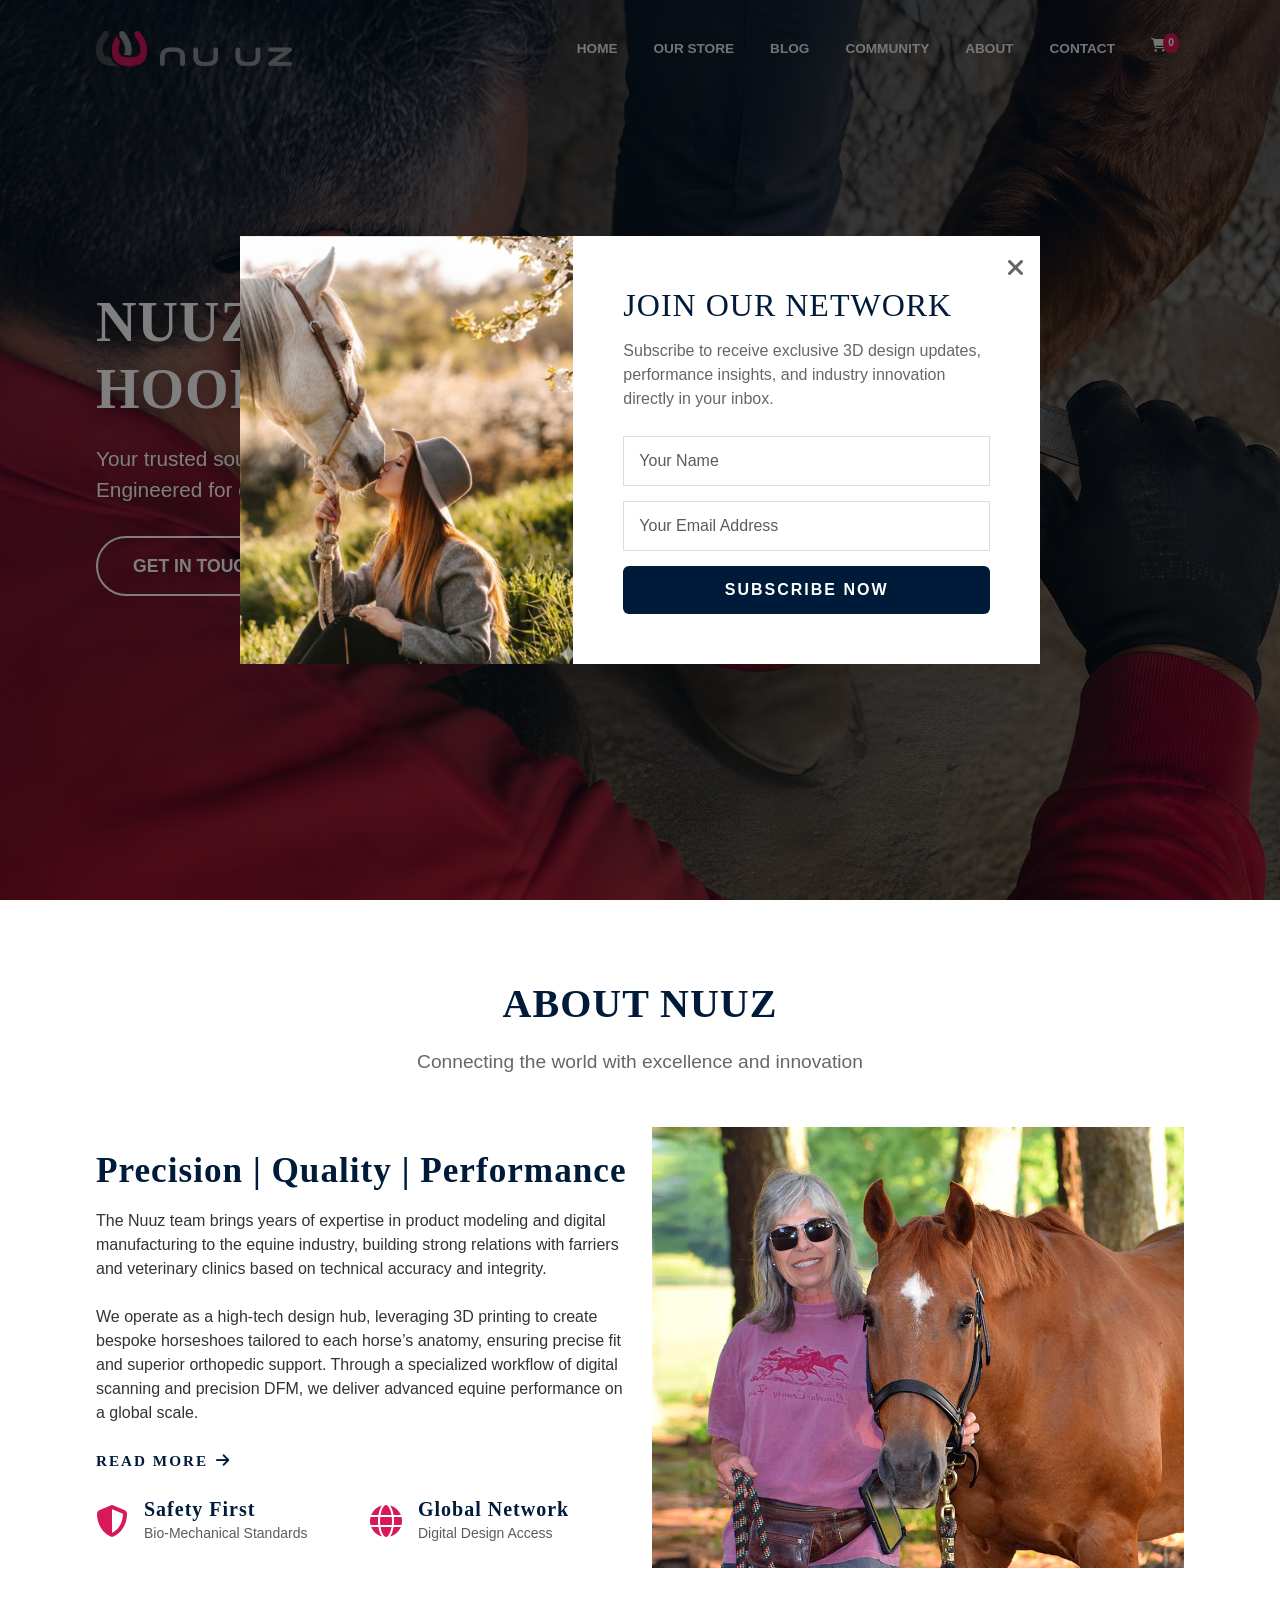
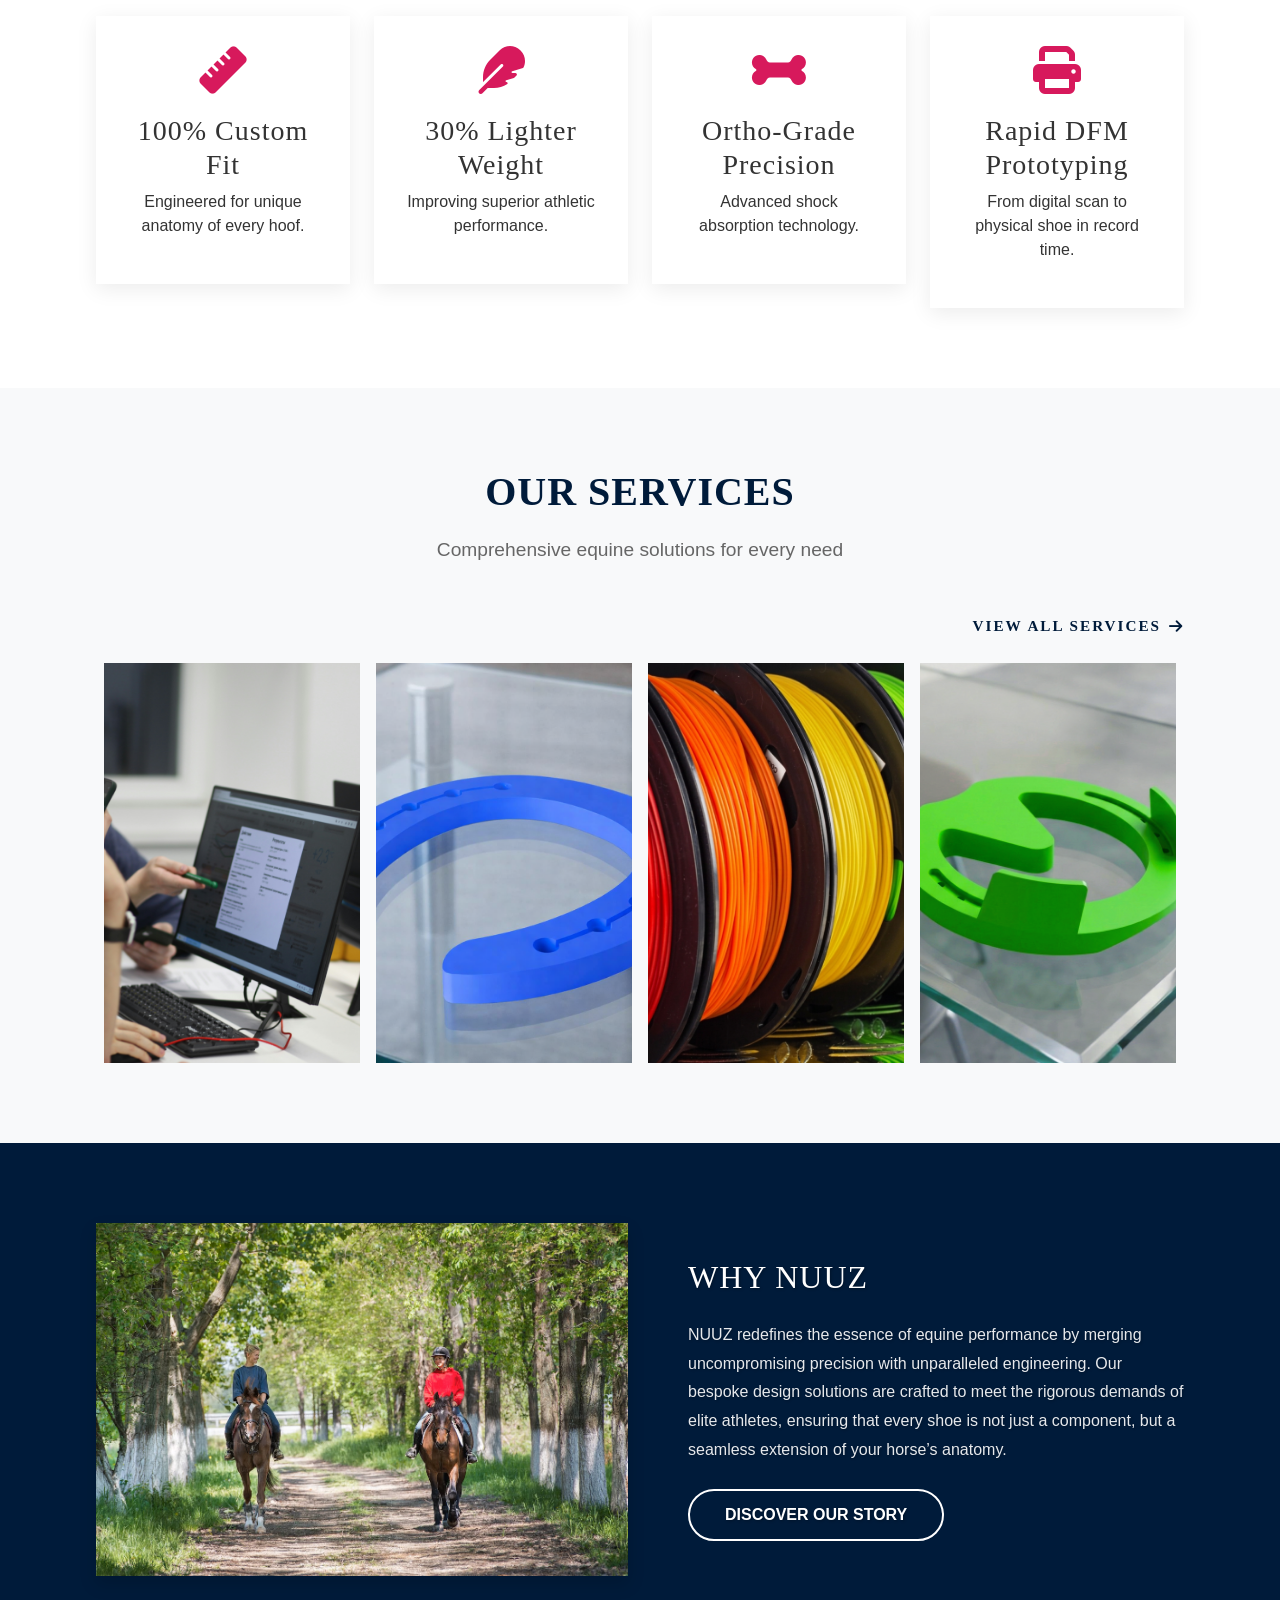
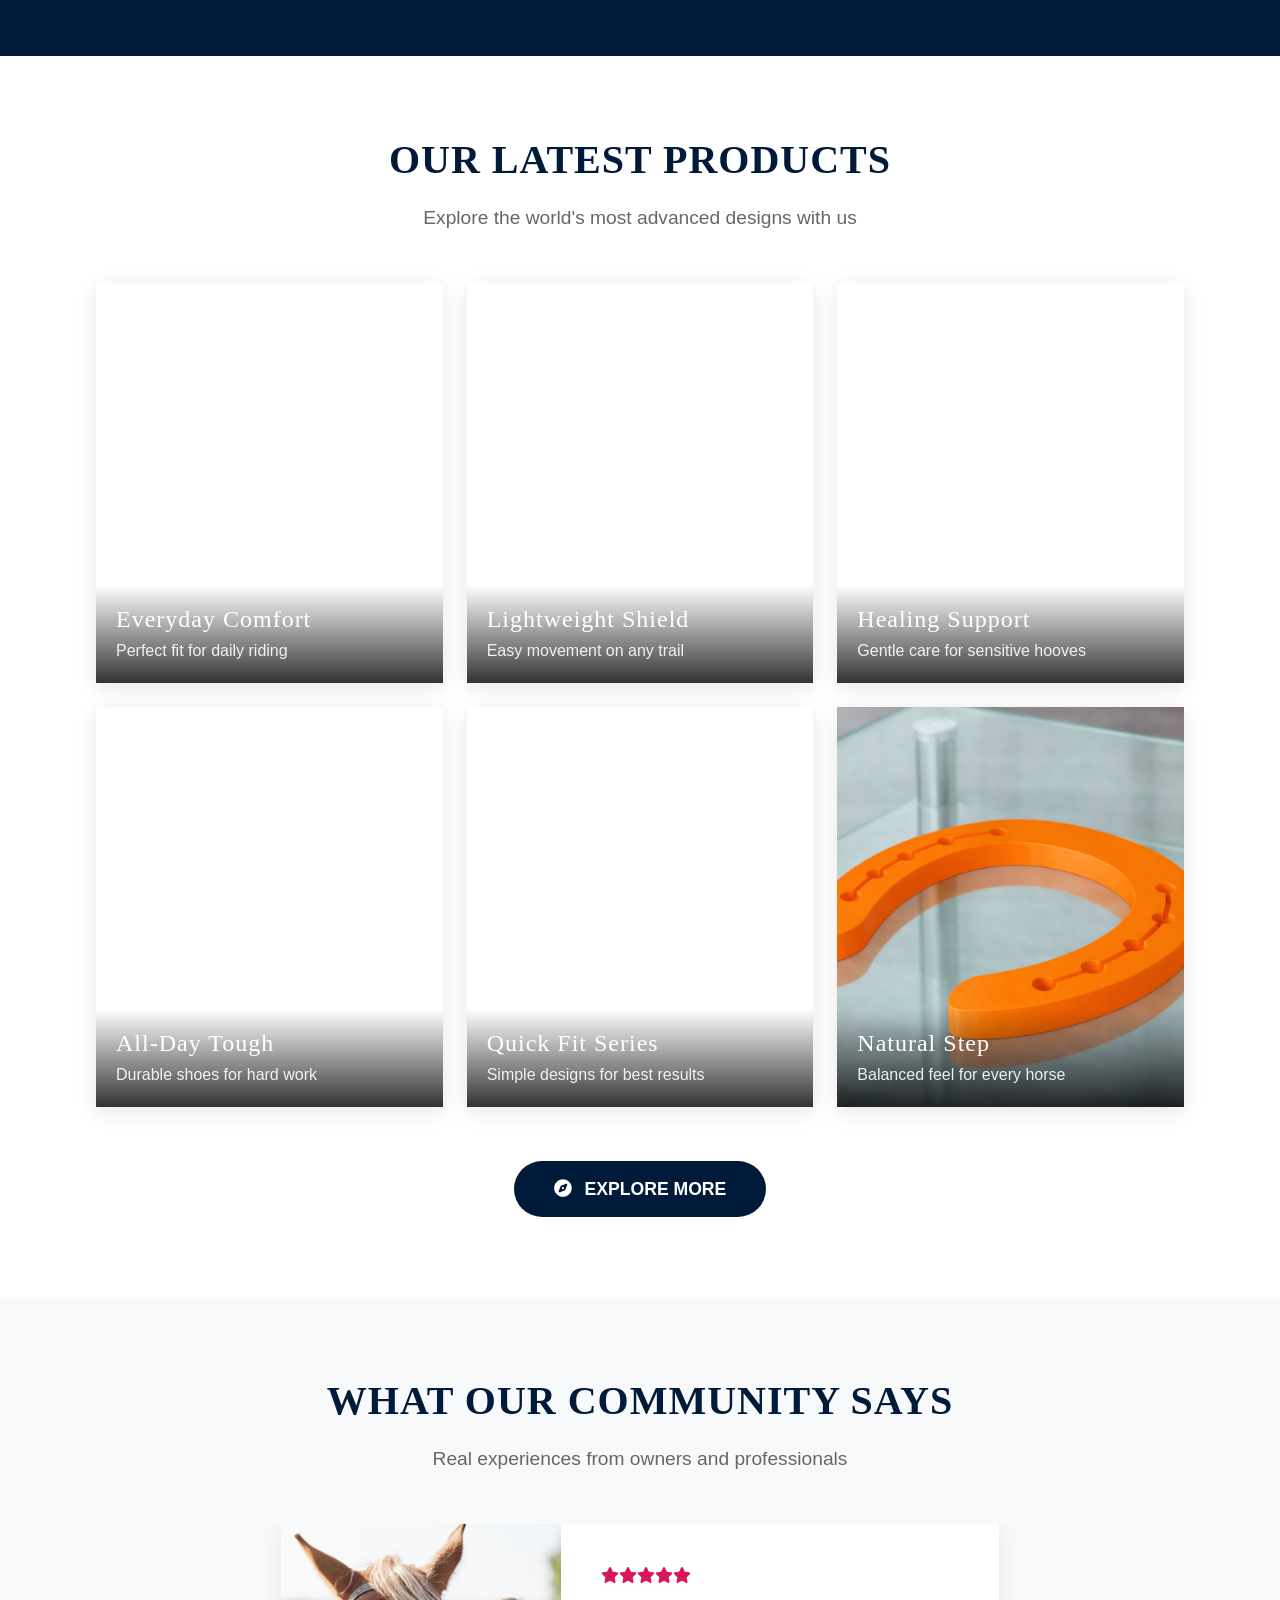
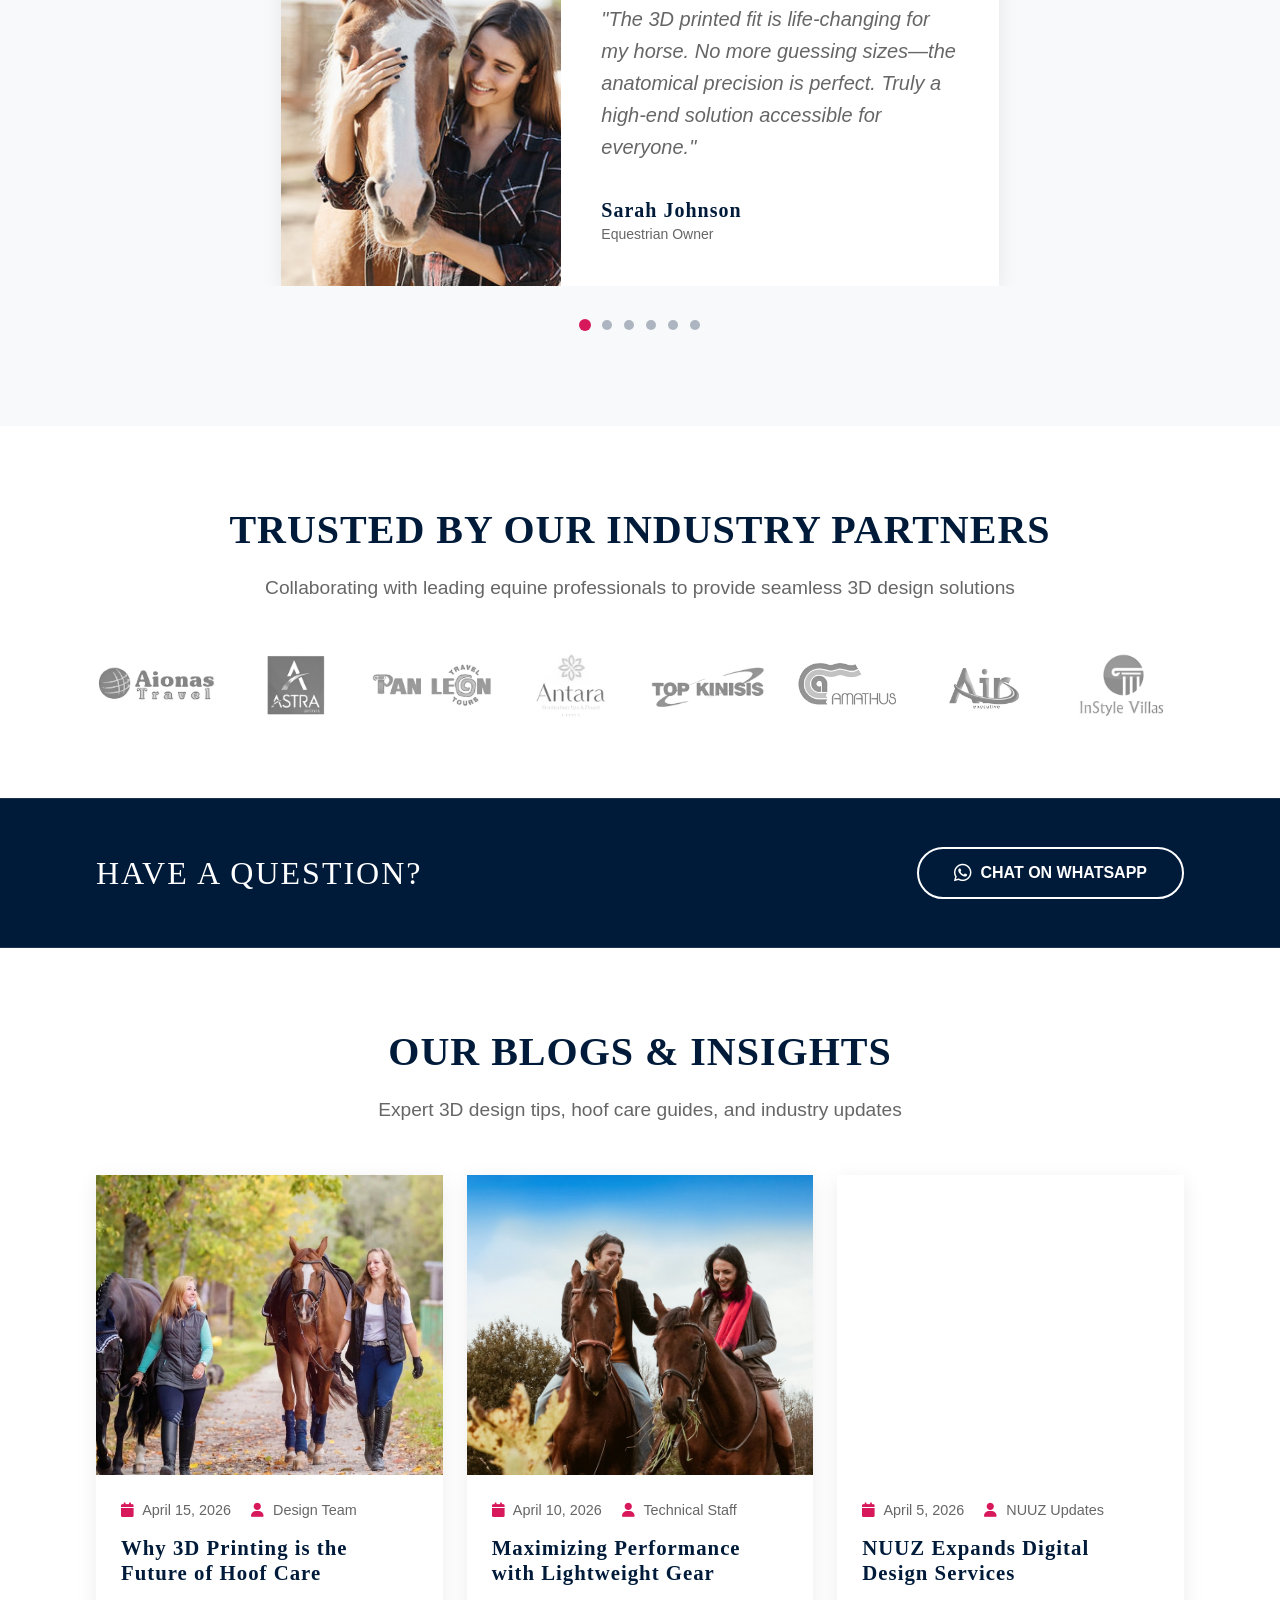
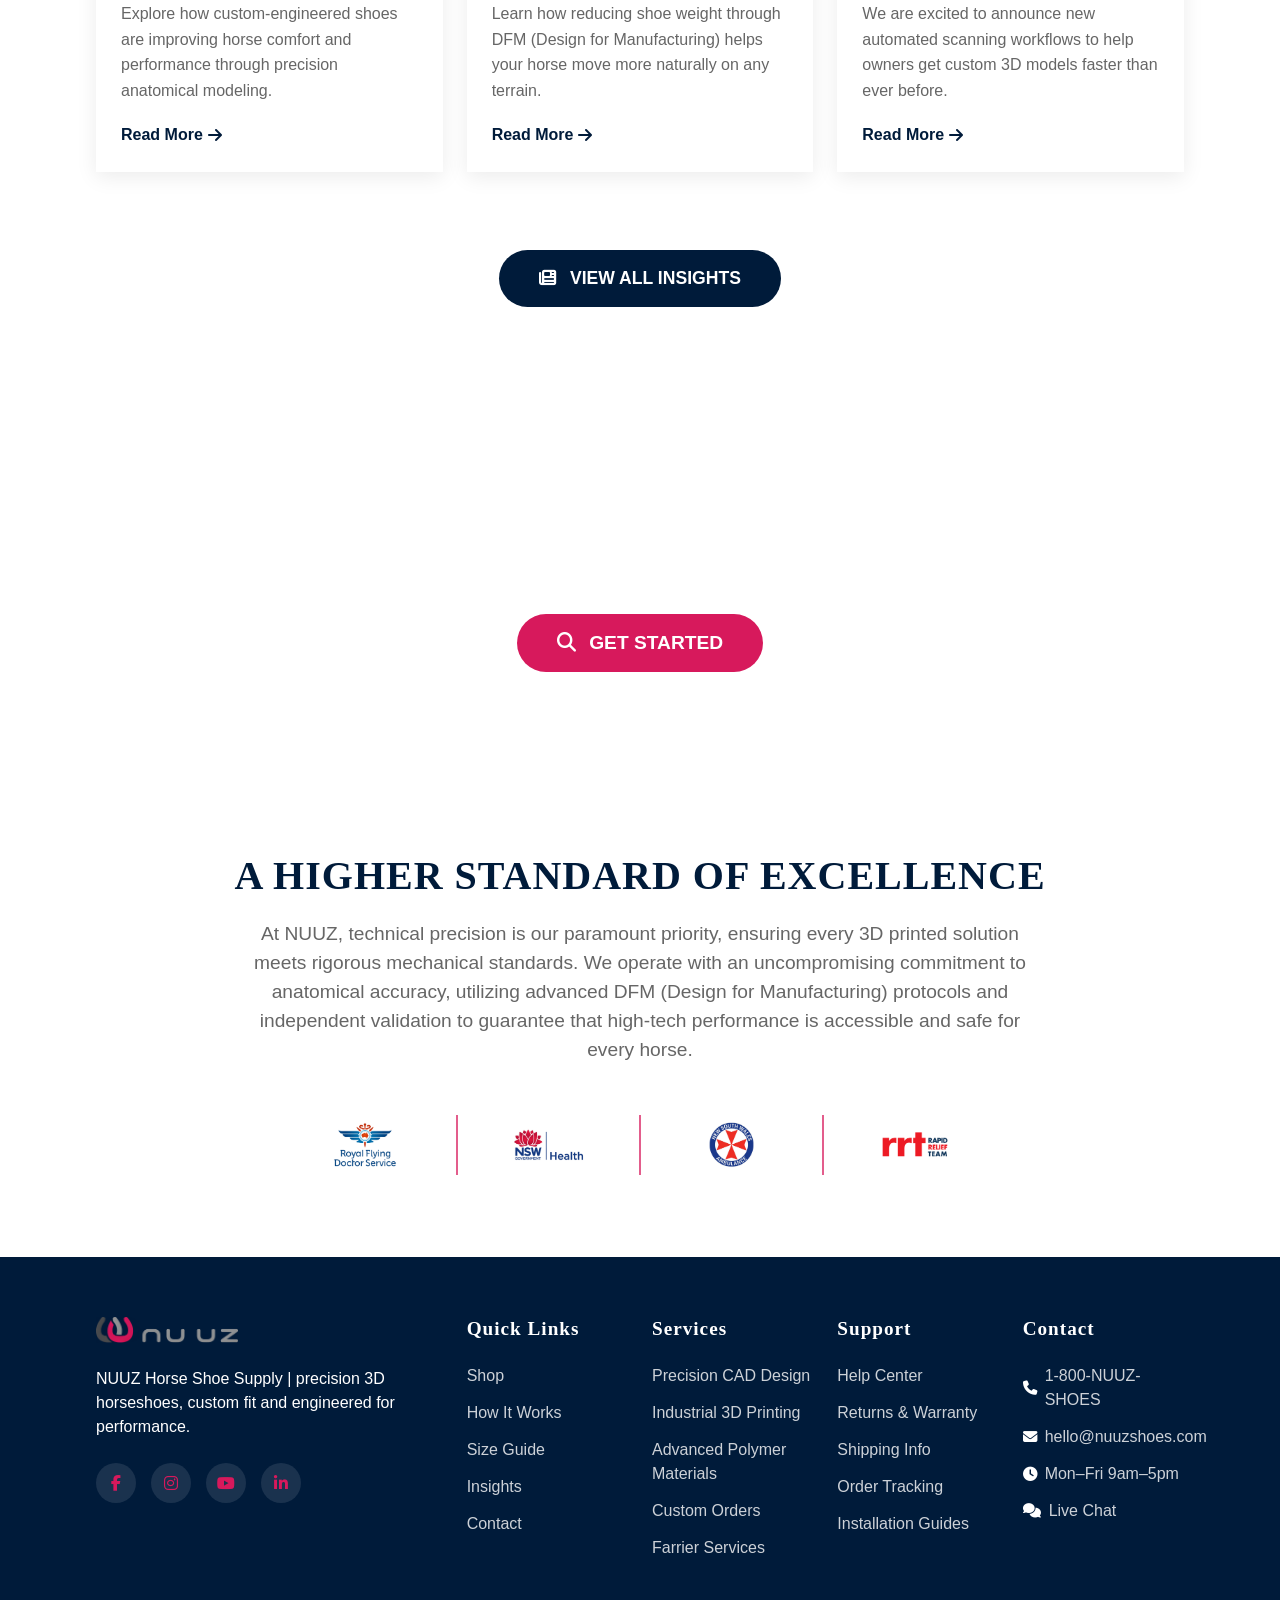
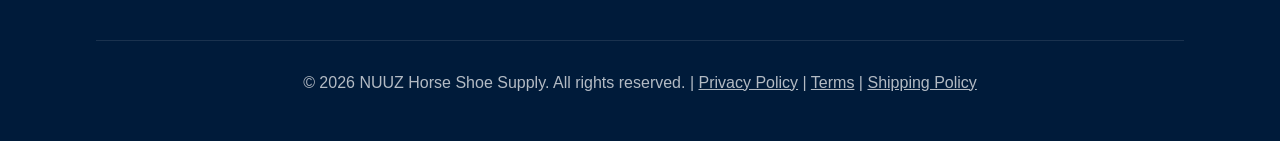
<file: index.html>
<!DOCTYPE html>
<html lang="en">
<head>
    <meta charset="UTF-8">
    <meta name="viewport" content="width=device-width, initial-scale=1.0">
    <title>NUUZ Horse Shoe Store | Precision 3D Horseshoes</title>
    <!-- Bootstrap CSS -->
    <link href="https://cdn.jsdelivr.net/npm/bootstrap@5.3.0/dist/css/bootstrap.min.css" rel="stylesheet">
    <!-- Font Awesome -->
    <link rel="stylesheet" href="https://cdnjs.cloudflare.com/ajax/libs/font-awesome/6.4.0/css/all.min.css">
    <!-- AOS Animation -->
    <link href="https://unpkg.com/aos@2.3.1/dist/aos.css" rel="stylesheet">
    <!-- Custom CSS -->
    <link rel="stylesheet" href="css/style.css">
    
</head>
<body>
    <a class="skip-link" href="#main-content">Skip to main content</a>

    <!-- Navigation -->
    <nav class="navbar navbar-expand-lg navbar-light" id="mainNav">
        <div class="container-fluid">
            <a class="navbar-brand" href="#">
                <img src="img/nuuz-logo.webp" alt="NUUZ Horse Shoe Store">
            </a>
            <button class="navbar-toggler" type="button" data-bs-toggle="collapse" data-bs-target="#navbarNav" aria-controls="navbarNav" aria-expanded="false" aria-label="Toggle navigation">
                <span class="navbar-toggler-icon"></span>
            </button>
            <div class="collapse navbar-collapse" id="navbarNav">
                <ul class="navbar-nav ms-auto">
                    <li class="nav-item">
                        <a class="nav-link" href="index.html">Home</a>
                    </li>
                    <li class="nav-item">
                        <a class="nav-link" href="our-store.html">Our Store</a>
                    </li>
                    <li class="nav-item">
                        <a class="nav-link" href="blog.html">Blog</a>
                    </li>
                    <li class="nav-item">
                        <a class="nav-link" href="community.html">Community</a>
                    </li>
                    <li class="nav-item">
                        <a class="nav-link" href="about.html">About</a>
                    </li>
                    <li class="nav-item">
                        <a class="nav-link" href="contact.html">Contact</a>
                    </li>
                    <li class="nav-item">
                        <a class="nav-link nav-cart" href="cart.html" title="View Cart">
                            <i class="fas fa-shopping-cart"></i>
                            <span class="cart-badge">0</span>
                        </a>
                    </li>
                </ul>
            </div>
        </div>
    </nav>

    <!-- Hero Section -->
    <main id="main-content">
    <section id="home" class="hero-section">
        <div class="hero-bg-image"></div>
        <div class="container">
            <div class="row">
                <div class="col-12 col-lg-8">
                    <div class="hero-content">
                        <h1>NUUZ Premium Hoof Care</h1>
                        <p>Your trusted source for custom horse shoes and farrier supplies. Engineered for durability, balance, and a perfect fit every time.</p>
                        <button type="button" class="btn btn-hero btn-hero-primary" onclick="scrollToSection('contact')">Get in touch!</button>
                    </div>
                </div>
            </div>
        </div>
    </section>

    <!-- About Us Section -->
    <section id="about" class="section-padding">
        <div class="container">
            <div class="text-center mb-5">
                <h2 class="section-title">About NUUZ</h2>
                <p class="section-subtitle">Connecting the world with excellence and innovation</p>
            </div>
            <div class="row align-items-center mb-5">
                <div class="col-lg-6" data-aos="fade-right">
                    <h3 class="mb-3">Precision | Quality | Performance</h3>
                    <p class="mb-4">The Nuuz team brings years of expertise in product modeling and digital manufacturing to the equine industry, building strong relations with farriers and veterinary clinics based on technical accuracy and integrity.</p>
                    <p class="mb-4">We operate as a high-tech design hub, leveraging 3D printing to create bespoke horseshoes tailored to each horse’s anatomy, ensuring precise fit and superior orthopedic support. Through a specialized workflow of digital scanning and precision DFM, we deliver advanced equine performance on a global scale.</p>
                    <div class="mb-4">
                        <a href="#" class="read-more-btn">Read More <i class="fas fa-arrow-right ms-2"></i></a>
                    </div>
                    <div class="row g-3">
                        <div class="col-6">
                            <div class="d-flex align-items-center">
                                <i class="fas fa-shield-alt fa-2x me-3 text-accent-gold"></i>
                                <div>
                                    <h5 class="mb-0">Safety First</h5>
                                    <small class="text-muted">Bio-Mechanical Standards</small>
                                </div>
                            </div>
                        </div>
                        <div class="col-6">
                            <div class="d-flex align-items-center">
                                <i class="fas fa-globe fa-2x me-3 text-accent-gold"></i>
                                <div>
                                    <h5 class="mb-0">Global Network</h5>
                                    <small class="text-muted">Digital Design Access</small>
                                </div>
                            </div>
                        </div>
                    </div>
                </div>
                    <div class="col-lg-6" data-aos="fade-left">
                    <img src="img/about.jpg" 
                         loading="lazy" decoding="async" alt="About Us" class="img-fluid rounded-0">
                </div>
            </div>
            <div class="row g-4">
                <div class="col-md-3" data-aos="zoom-in" data-aos-delay="100">
                    <div class="about-feature">
                        <i class="fas fa-ruler"></i>
                        <h3>100% Custom Fit</h3>
                        <p>Engineered for unique anatomy of every hoof.</p>
                    </div>
                </div>
                <div class="col-md-3" data-aos="zoom-in" data-aos-delay="200">
                    <div class="about-feature">
                        <i class="fas fa-feather"></i>
                        <h3>30% Lighter Weight</h3>
                        <p>Improving superior athletic performance.</p>
                    </div>
                </div>
                <div class="col-md-3" data-aos="zoom-in" data-aos-delay="300">
                    <div class="about-feature">
                        <i class="fas fa-bone"></i>
                        <h3>Ortho-Grade Precision</h3>
                        <p>Advanced shock absorption technology.</p>
                    </div>
                </div>
                <div class="col-md-3" data-aos="zoom-in" data-aos-delay="400">
                    <div class="about-feature">
                        <i class="fas fa-print"></i>
                        <h3>Rapid DFM Prototyping</h3>
                        <p>From digital scan to physical shoe in record time.</p>
                    </div>
                </div>
            </div>
        </div>
    </section>

    <!-- Services Section -->
<section id="services" class="section-padding bg-light">
        <div class="container">
            <div class="text-center mb-5">
                <h2 class="section-title">Our Services</h2>
                <p class="section-subtitle">Comprehensive equine solutions for every need</p>
            </div>
            <div class="view-all-header" data-aos="fade-left">
                <a href="#">View All Services <i class="fas fa-arrow-right ms-2"></i></a>
            </div>
            <div id="servicesCarousel" class="carousel slide" data-bs-ride="false">
                <div class="carousel-inner">
                    <div class="carousel-item px-2">
                        <div class="service-card">
                            <img src="img/Business.jpg" alt="Custom 3D Design" class="service-img">
                            <div class="service-overlay">
                                <div class="service-icon"><i class="fas fa-drafting-compass"></i></div>
                                <h3>Precision CAD Design</h3>
                                    <p>Bespoke digital modeling tailored to exact hoof anatomy for a perfect, anatomical fit.</p>
                            </div>
                        </div>
                    </div>
                    <div class="carousel-item px-2">
                        <div class="service-card">
                            <img src="img/Horse-Shoe-01.png" alt="Orthopedic Solutions" class="service-img">
                            <div class="service-overlay">
                                <div class="service-icon"><i class="fas fa-file-medical"></i></div>
                                <h3>Industrial 3D Printing</h3>
                                <p>Advanced therapeutic designs focused on hoof rehabilitation and long-term joint health.</p>
                            </div>
                        </div>
                    </div>
                    <div class="carousel-item px-2">
                        <div class="service-card">
                            <img src="img/Polymer.png" alt="Performance Materials" class="service-img">
                            <div class="service-overlay">
                                <div class="service-icon"><i class="fas fa-microchip"></i></div>
                                <h3>Advanced Polymer Materials</h3>
                                <p>Utilizing lightweight Titanium and flexible polymers for superior speed and durability.</p>
                            </div>
                        </div>
                    </div>
                    <div class="carousel-item px-2">
                        <div class="service-card">
                            <img src="img/Custom-Design.png" alt="Rapid Prototyping" class="service-img">
                            <div class="service-overlay">
                                <div class="service-icon"><i class="fas fa-print"></i></div>
                                <h3>Custom Designs</h3>
                                <p>Fast-track production workflows from initial digital scan to physical shoe deployment.</p>
                            </div>
                        </div>
                    </div>
                    <div class="carousel-item px-2">
                        <div class="service-card">
                            <img src="img/online-order.jpg" alt="Technical Consulting" class="service-img">
                            <div class="service-overlay">
                                <div class="service-icon"><i class="fas fa-user-md"></i></div>
                                <h3>Online Ordering</h3>
                                <p>Expert collaboration with farriers and vets to solve complex bio-mechanical challenges.</p>
                            </div>
                        </div>
                    </div>
                    <div class="carousel-item px-2">
                        <div class="service-card">
                            <img src="img/ferrari.png" alt="3D Scanning" class="service-img">
                            <div class="service-overlay">
                                <div class="service-icon"><i class="fas fa-vector-square"></i></div>
                                <h3>Specially Trained Farriers</h3>
                                <p>High-resolution hoof data capture for creating accurate digital twins and models.</p>
                            </div>
                        </div>
                    </div>
                </div>
            </div>
        </div>
    </section>

    <!-- Why Nuuz Section -->
    <section id="why-nuuz" class="section-padding text-white" style="background-color: var(--primary-blue);">
        <div class="container">
            <div class="row align-items-center">
                <div class="col-lg-6 mb-5 mb-lg-0" data-aos="fade-right">
                    <img src="img/why-img.jpg" alt="NUUZ Engineering Excellence" class="img-fluid shadow">
                </div>
                <div class="col-lg-6 ps-lg-5" data-aos="fade-left" style="text-shadow: 1px 1px 3px rgba(0, 0, 0, 0.3);">
                    <h2 class="text-white mb-4">Why NUUZ</h2>
                    <p class="mb-4" style="line-height: 1.8; opacity: 0.9;">
                        NUUZ redefines the essence of equine performance by merging uncompromising precision with unparalleled engineering. Our bespoke design solutions are crafted to meet the rigorous demands of elite athletes, ensuring that every shoe is not just a component, but a seamless extension of your horse’s anatomy.
                    </p>
                    <div class="mt-4">
                        <a href="#" class="btn-custom-outline">
                            DISCOVER OUR STORY
                        </a>
                    </div>
                </div>
            </div>
        </div>
    </section>

    <!-- Latest Products Section -->
    <section id="latest-products" class="section-padding">
        <div class="container">
            <div class="text-center mb-5">
                <h2 class="section-title">Our Latest Products</h2>
                <p class="section-subtitle">Explore the world's most advanced designs with us</p>
            </div>
            <div class="row g-4">
                <div class="col-lg-4 col-md-6" data-aos="fade-up" data-aos-delay="100">
                    <div class="latest-product-card">
                            <img src="img/Horse-Shoe-011.png" alt="Everyday Comfort Shoe" class="latest-product-img" 
                                sizes="(max-width: 768px) 100vw, (max-width:1200px) 50vw, 33vw"
                                loading="lazy" decoding="async">
                        <div class="latest-product-overlay">
                            <h3>Everyday Comfort</h3>
                            <p>Perfect fit for daily riding</p>
                        </div>
                    </div>
                </div>
                <div class="col-lg-4 col-md-6" data-aos="fade-up" data-aos-delay="200">
                    <div class="latest-product-card">
                            <img src="img/Horse-Shoe-02.png" alt="Lightweight Shield" class="latest-product-img"
                                sizes="(max-width: 768px) 100vw, (max-width:1200px) 50vw, 33vw"
                                loading="lazy" decoding="async">
                        <div class="latest-product-overlay">
                            <h3>Lightweight Shield</h3>
                            <p>Easy movement on any trail</p>
                        </div>
                    </div>
                </div>
                <div class="col-lg-4 col-md-6" data-aos="fade-up" data-aos-delay="300">
                    <div class="latest-product-card">
                            <img src="img/Horse-Shoe-03.png" alt="Healing Support Shoe" class="latest-product-img"
                                sizes="(max-width: 768px) 100vw, (max-width:1200px) 50vw, 33vw"
                                loading="lazy" decoding="async">
                        <div class="latest-product-overlay">
                            <h3>Healing Support</h3>
                            <p>Gentle care for sensitive hooves</p>
                        </div>
                    </div>
                </div>
                <div class="col-lg-4 col-md-6" data-aos="fade-up" data-aos-delay="400">
                    <div class="latest-product-card">
                            <img src="img/Durable-Design.png" alt="All-Day Tough Shoe" class="latest-product-img"
                                sizes="(max-width: 768px) 100vw, (max-width:1200px) 50vw, 33vw"
                                loading="lazy" decoding="async">
                        <div class="latest-product-overlay">
                            <h3>All-Day Tough</h3>
                            <p>Durable shoes for hard work</p>
                        </div>
                    </div>
                </div>
                <div class="col-lg-4 col-md-6" data-aos="fade-up" data-aos-delay="500">
                    <div class="latest-product-card">
                            <img src="img/Horse-Shoe-05.png" alt="Quick Fit Series" class="latest-product-img"
                                sizes="(max-width: 768px) 100vw, (max-width:1200px) 50vw, 33vw"
                                loading="lazy" decoding="async">
                        <div class="latest-product-overlay">
                            <h3>Quick Fit Series</h3>
                            <p>Simple designs for best results</p>
                        </div>
                    </div>
                </div>
                <div class="col-lg-4 col-md-6" data-aos="fade-up" data-aos-delay="600">
                    <div class="latest-product-card">
                            <img src="img/Horse-Shoe-06.png" alt="Natural Step Shoe" class="latest-product-img"
                                sizes="(max-width: 768px) 100vw, (max-width:1200px) 50vw, 33vw"
                                loading="lazy" decoding="async">
                        <div class="latest-product-overlay">
                            <h3>Natural Step</h3>
                            <p>Balanced feel for every horse</p>
                        </div>
                    </div>
                </div>
                <div class="col-12 text-center" data-aos="fade-up" data-aos-delay="600">
                    <button class="btn-explore" onclick="scrollToSection('blog')">
                        <i class="fas fa-compass me-2"></i>
                        Explore More
                    </button>
                </div>
            </div>
        </div>
    </section>

    <!-- Reviews Section -->
<section id="reviews" class="section-padding bg-light">
        <div class="container">
            <div class="text-center mb-5">
                <h2 class="section-title">What Our Community Says</h2>
                <p class="section-subtitle">Real experiences from owners and professionals</p>
            </div>
            <div id="reviewsCarousel" class="carousel">
                <div class="carousel-indicators">
                    <button type="button" class="active" aria-current="true" aria-label="Slide 1"></button>
                    <button type="button" aria-label="Slide 2"></button>
                    <button type="button" aria-label="Slide 3"></button>
                    <button type="button" aria-label="Slide 4"></button>
                    <button type="button" aria-label="Slide 5"></button>
                    <button type="button" aria-label="Slide 6"></button>
                </div>
                <div class="carousel-inner">
                    <div class="carousel-item active">
                        <div class="row justify-content-center">
                            <div class="col-lg-8 col-md-10">
                                <div class="review-card">
                                     <img src="img/Rev-01.png" alt="Reviewer" class="review-avatar"
                                          sizes="(max-width:768px) 80px, 150px"
                                          loading="lazy" decoding="async">
                                    <div class="review-content">
                                        <div class="review-stars">
                                            <i class="fas fa-star"></i><i class="fas fa-star"></i><i class="fas fa-star"></i><i class="fas fa-star"></i><i class="fas fa-star"></i>
                                        </div>
                                        <p class="review-text">"The 3D printed fit is life-changing for my horse. No more guessing sizes—the anatomical precision is perfect. Truly a high-end solution accessible for everyone."</p>
                                        <div class="review-author-info">
                                            <h5>Sarah Johnson</h5>
                                            <small>Equestrian Owner</small>
                                        </div>
                                    </div>
                                </div>
                            </div>
                        </div>
                    </div>
                    <div class="carousel-item">
                        <div class="row justify-content-center">
                            <div class="col-lg-8 col-md-10">
                                <div class="review-card">
                                     <img src="img/Rev-02.png" alt="Reviewer" class="review-avatar"
                                          sizes="(max-width:768px) 80px, 150px"
                                          loading="lazy" decoding="async">
                                    <div class="review-content">
                                        <div class="review-stars">
                                            <i class="fas fa-star"></i><i class="fas fa-star"></i><i class="fas fa-star"></i><i class="fas fa-star"></i><i class="fas fa-star"></i>
                                        </div>
                                        <p class="review-text">"As a professional farrier, I’m impressed by the DFM quality. These shoes are lightweight yet durable, making my job easier and the horses much happier."</p>
                                        <div class="review-author-info">
                                            <h5>Michael Chen</h5>
                                            <small>Professional Farrier</small>
                                        </div>
                                    </div>
                                </div>
                            </div>
                        </div>
                    </div>
                    <div class="carousel-item">
                        <div class="row justify-content-center">
                            <div class="col-lg-8 col-md-10">
                                <div class="review-card">
                                     <img src="img/Rev-03.jpg" alt="Reviewer" class="review-avatar"
                                          sizes="(max-width:768px) 80px, 150px"
                                          loading="lazy" decoding="async">
                                    <div class="review-content">
                                        <div class="review-stars">
                                            <i class="fas fa-star"></i><i class="fas fa-star"></i><i class="fas fa-star"></i><i class="fas fa-star"></i><i class="fas fa-star"></i>
                                        </div>
                                        <p class="review-text">"I was worried high-tech meant high-complexity, but the process was so simple. The 3D scanning made it an easy, custom experience for my senior horse."</p>
                                        <div class="review-author-info">
                                            <h5>Emma Williams</h5>
                                            <small>Leisure Rider</small>
                                        </div>
                                    </div>
                                </div>
                            </div>
                        </div>
                    </div>
                    <div class="carousel-item">
                        <div class="row justify-content-center">
                            <div class="col-lg-8 col-md-10">
                                <div class="review-card">
                                     <img src="img/Rev-04.png" alt="Reviewer" class="review-avatar"
                                          sizes="(max-width:768px) 80px, 150px"
                                          loading="lazy" decoding="async">
                                    <div class="review-content">
                                        <div class="review-stars">
                                            <i class="fas fa-star"></i><i class="fas fa-star"></i><i class="fas fa-star"></i><i class="fas fa-star"></i><i class="fas fa-star"></i>
                                        </div>
                                        <p class="review-text">"Prompt delivery and incredible accuracy. I’ve seen a noticeable improvement in my horse's movement since switching to these 3D printed designs."</p>
                                        <div class="review-author-info">
                                            <h5>Amaliya Martinez</h5>
                                            <small>Performance Trainer</small>
                                        </div>
                                    </div>
                                </div>
                            </div>
                        </div>
                    </div>
                    <div class="carousel-item">
                        <div class="row justify-content-center">
                            <div class="col-lg-8 col-md-10">
                                <div class="review-card">
                                     <img src="img/Rev-05.png" alt="Reviewer" class="review-avatar"
                                          sizes="(max-width:768px) 80px, 150px"
                                          loading="lazy" decoding="async">
                                    <div class="review-content">
                                        <div class="review-stars">
                                            <i class="fas fa-star"></i><i class="fas fa-star"></i><i class="fas fa-star"></i><i class="fas fa-star"></i><i class="fas fa-star"></i>
                                        </div>
                                        <p class="review-text">"Great value! You get a custom-engineered product for a very fair price. It’s rare to find this level of technology made for every kind of rider."</p>
                                        <div class="review-author-info">
                                            <h5>Michael Anderson</h5>
                                            <small>Horse Enthusiast</small>
                                        </div>
                                    </div>
                                </div>
                            </div>
                        </div>
                    </div>
                    <div class="carousel-item">
                        <div class="row justify-content-center">
                            <div class="col-lg-8 col-md-10">
                                <div class="review-card">
                                     <img src="img/Rev-06.png" alt="Reviewer" class="review-avatar"
                                          sizes="(max-width:768px) 80px, 150px"
                                          loading="lazy" decoding="async">
                                    <div class="review-content">
                                        <div class="review-stars">
                                            <i class="fas fa-star"></i><i class="fas fa-star"></i><i class="fas fa-star"></i><i class="fas fa-star"></i><i class="fas fa-star"></i>
                                        </div>
                                        <p class="review-text">"The scanning and modeling workflow is seamless. It’s the perfect blend of modern tech and traditional equine care. Highly recommended to all."</p>
                                        <div class="review-author-info">
                                            <h5>James Wilson</h5>
                                            <small>Stable Manager</small>
                                        </div>
                                    </div>
                                </div>
                            </div>
                        </div>
                    </div>
                </div>
            </div>
        </div>
    </section>

    <!-- Partners Section -->
<section id="partners" class="section-padding">
        <div class="container">
            <div class="text-center mb-5">
                <h2 class="section-title">Trusted by Our Industry Partners</h2>
                <p class="section-subtitle">Collaborating with leading equine professionals to provide seamless 3D design solutions</p>
            </div>
            <div class="row align-items-center justify-content-center g-3 text-center row-cols-2 row-cols-md-4 row-cols-lg-8">
                <div class="col d-flex justify-content-center" data-aos="fade-up" data-aos-delay="100">
                    <img src="img/partner-logo/partner-logo-01.png" alt="Equine Research Lab" class="partner-logo">
                </div>
                <div class="col d-flex justify-content-center" data-aos="fade-up" data-aos-delay="200">
                    <img src="img/partner-logo/partner-logo-02.png" alt="Elite Stables" class="partner-logo">
                </div>
                <div class="col d-flex justify-content-center" data-aos="fade-up" data-aos-delay="300">
                    <img src="img/partner-logo/partner-logo-03.png" alt="Advanced Farrier Systems" class="partner-logo">
                </div>
                <div class="col d-flex justify-content-center" data-aos="fade-up" data-aos-delay="400">
                    <img src="img/partner-logo/partner-logo-04.png" alt="Veterinary Clinic Group" class="partner-logo">
                </div>
                <div class="col d-flex justify-content-center" data-aos="fade-up" data-aos-delay="500">
                    <img src="img/partner-logo/partner-logo-05.png" alt="Performance Tech" class="partner-logo">
                </div>
                <div class="col d-flex justify-content-center" data-aos="fade-up" data-aos-delay="600">
                    <img src="img/partner-logo/partner-logo-06.png" alt="Global Equine Partners" class="partner-logo">
                </div>
                <div class="col d-flex justify-content-center" data-aos="fade-up" data-aos-delay="700">
                    <img src="img/partner-logo/partner-logo-07.png" alt="Anatomical Design Lab" class="partner-logo">
                </div>
                <div class="col d-flex justify-content-center" data-aos="fade-up" data-aos-delay="800">
                    <img src="img/partner-logo/partner-logo-08.png" alt="3D Print Solutions" class="partner-logo">
                </div>
            </div>
        </div>
    </section>

    <!-- WhatsApp CTA Section -->
    <section class="whatsapp-cta py-5">
        <div class="container">
            <div class="row align-items-center">
                <div class="col-md-8 text-center text-md-start mb-4 mb-md-0">
                    <h2 class="mb-0 text-white" style="letter-spacing: 2px;">Have a Question?</h2>
                </div>
                <div class="col-md-4 text-center text-md-end">
                    <a href="#" class="btn-custom-outline">
                        <i class="fab fa-whatsapp me-2 fa-lg"></i> CHAT ON WHATSAPP
                    </a>
                </div>
            </div>
        </div>
    </section>

    <!-- Blog Section -->
<section id="blog" class="section-padding">
        <div class="container">
            <div class="text-center mb-5">
                <h2 class="section-title">Our Blogs & Insights</h2>
                <p class="section-subtitle">Expert 3D design tips, hoof care guides, and industry updates</p>
            </div>
            <div class="row g-4">
                <div class="col-lg-4 col-md-6" data-aos="fade-up" data-aos-delay="100">
                    <div class="blog-card">
                        <a href="blog-details.html">
                            <img src="img/Hoof-Care.png" alt="Equine Innovation" class="blog-img"
                                sizes="(max-width:768px) 100vw, 50vw"
                                loading="lazy" decoding="async">
                        </a>
                        <div class="blog-content">
                            <div class="blog-meta">
                                <span><i class="fas fa-calendar"></i> April 15, 2026</span>
                                <span><i class="fas fa-user"></i> Design Team</span>
                            </div>
                            <h4 class="blog-title">Why 3D Printing is the Future of Hoof Care</h4>
                            <p class="blog-text">Explore how custom-engineered shoes are improving horse comfort and performance through precision anatomical modeling.</p>
                            <a href="blog-details.html" class="blog-link">Read More <i class="fas fa-arrow-right"></i></a>
                        </div>
                    </div>
                </div>
                <div class="col-lg-4 col-md-6" data-aos="fade-up" data-aos-delay="200">
                    <div class="blog-card">
                        <a href="blog.html">
                            <img src="img/performance-guide.jpg" alt="Performance Guide" class="blog-img"
                                sizes="(max-width:768px) 100vw, 50vw"
                                loading="lazy" decoding="async">
                        </a>
                        <div class="blog-content">
                            <div class="blog-meta">
                                <span><i class="fas fa-calendar"></i> April 10, 2026</span>
                                <span><i class="fas fa-user"></i> Technical Staff</span>
                            </div>
                            <h4 class="blog-title">Maximizing Performance with Lightweight Gear</h4>
                            <p class="blog-text">Learn how reducing shoe weight through DFM (Design for Manufacturing) helps your horse move more naturally on any terrain.</p>
                            <a href="blog.html" class="blog-link">Read More <i class="fas fa-arrow-right"></i></a>
                        </div>
                    </div>
                </div>
                <div class="col-lg-4 col-md-6" data-aos="fade-up" data-aos-delay="300">
                    <div class="blog-card">
                        <a href="blog.html">
                            <img src="img/digital-design.png" alt="NUUZ News" class="blog-img"
                                sizes="(max-width:768px) 100vw, 50vw"
                                loading="lazy" decoding="async">
                        </a>
                        <div class="blog-content">
                            <div class="blog-meta">
                                <span><i class="fas fa-calendar"></i> April 5, 2026</span>
                                <span><i class="fas fa-user"></i> NUUZ Updates</span>
                            </div>
                            <h4 class="blog-title">NUUZ Expands Digital Design Services</h4>
                            <p class="blog-text">We are excited to announce new automated scanning workflows to help owners get custom 3D models faster than ever before.</p>
                            <a href="blog.html" class="blog-link">Read More <i class="fas fa-arrow-right"></i></a>
                        </div>
                    </div>
                </div>
            </div>
            <div class="text-center mt-5">
                <button class="btn-explore" onclick="alert('View all blog posts coming soon!')">
                    <i class="fas fa-newspaper me-2"></i>
                    View All Insights
                </button>
            </div>
        </div>
    </section>

    <!-- Custom Shoe CTA Section -->
    <section id="cta" class="cta-section">
        <div class="container">
            <div data-aos="zoom-in">
                <h2>Ready to Get your custom shoe?</h2>
                <p>Consult our design team for expert 3D modeling and premium solutions.</p>
                <a href="#" class="btn-cta">
                    <i class="fas fa-search me-2"></i>
                    Get Started
                </a>
            </div>
        </div>
    </section>

    <!-- Safety Standards Section -->
<section id="safety" class="section-padding bg-white">
        <div class="container">
            <div class="text-center mb-5" data-aos="fade-up">
                <h2 class="section-title">A Higher Standard of Excellence</h2>
                <div class="row justify-content-center">
                    <div class="col-lg-9">
                        <p class="section-subtitle mb-0">
                            At NUUZ, technical precision is our paramount priority, ensuring every 3D printed solution meets rigorous mechanical standards. We operate with an uncompromising commitment to anatomical accuracy, utilizing advanced DFM (Design for Manufacturing) protocols and independent validation to guarantee that high-tech performance is accessible and safe for every horse.
                        </p>
                    </div>
                </div>
            </div>
            <div class="row align-items-center justify-content-center text-center g-0" data-aos="fade-up" data-aos-delay="200">
                <div class="col-6 col-lg-2 d-flex justify-content-center">
                    <img src="img/standard-logo/1 (1).png" alt="Anatomical Precision" class="safety-logo-item">
                </div>
                <div class="col-lg-auto d-none d-lg-block safety-divider"></div>
                
                <div class="col-6 col-lg-2 d-flex justify-content-center">
                    <img src="img/standard-logo/1 (2).png" alt="Engineering Quality" class="safety-logo-item">
                </div>
                <div class="col-lg-auto d-none d-lg-block safety-divider"></div>
                
                <div class="col-6 col-lg-2 d-flex justify-content-center">
                    <img src="img/standard-logo/1 (3).png" alt="DFM Standards" class="safety-logo-item">
                </div>
                <div class="col-lg-auto d-none d-lg-block safety-divider"></div>
                
                <div class="col-6 col-lg-2 d-flex justify-content-center">
                    <img src="img/standard-logo/1 (4).png" alt="Technical Validation" class="safety-logo-item">
                </div>
            </div>
        </div>
    </section>

    </main>
    <!-- Footer -->
    <footer id="contact">
        <div class="container">
            <div class="row">
                <div class="col-lg-4 mb-4">
                    <a href="#">
                        <img src="img/nuuz-logo.webp" alt="NUUZ" class="footer-logo mb-4">
                    </a>
                    <p class="mb-3">NUUZ Horse Shoe Supply | precision 3D horseshoes, custom fit and engineered for performance.</p>
                    <div class="social-icons">
                        <a href="#" class="social-icon"><i class="fab fa-facebook-f"></i></a>
                        <a href="#" class="social-icon"><i class="fab fa-instagram"></i></a>
                        <a href="#" class="social-icon"><i class="fab fa-youtube"></i></a>
                        <a href="#" class="social-icon"><i class="fab fa-linkedin-in"></i></a>
                    </div>
                </div>
                <div class="col-lg-2 col-md-6 mb-4">
                    <h5 class="footer-title">Quick Links</h5>
                    <ul class="footer-links">
                        <li><a href="#">Shop</a></li>
                        <li><a href="#">How It Works</a></li>
                        <li><a href="#">Size Guide</a></li>
                        <li><a href="#blog">Insights</a></li>
                        <li><a href="#contact">Contact</a></li>
                    </ul>
                </div>
                <div class="col-lg-2 col-md-6 mb-4">
                    <h5 class="footer-title">Services</h5>
                    <ul class="footer-links">
                        <li><a href="#">Precision CAD Design</a></li>
                        <li><a href="#">Industrial 3D Printing</a></li>
                        <li><a href="#">Advanced Polymer Materials</a></li>
                        <li><a href="#">Custom Orders</a></li>
                        <li><a href="#">Farrier Services</a></li>
                    </ul>
                </div>
                <div class="col-lg-2 col-md-6 mb-4">
                    <h5 class="footer-title">Support</h5>
                    <ul class="footer-links">
                        <li><a href="#">Help Center</a></li>
                        <li><a href="#">Returns & Warranty</a></li>
                        <li><a href="#">Shipping Info</a></li>
                        <li><a href="#">Order Tracking</a></li>
                        <li><a href="#">Installation Guides</a></li>
                    </ul>
                </div>
                <div class="col-lg-2 col-md-6 mb-4">
                    <h5 class="footer-title">Contact</h5>
                    <ul class="footer-links">
                        <li><a href="#"><i class="fas fa-phone"></i> 1-800-NUUZ-SHOES</a></li>
                        <li><a href="#"><i class="fas fa-envelope"></i> hello@nuuzshoes.com</a></li>
                        <li><a href="#"><i class="fas fa-clock"></i> Mon–Fri 9am–5pm</a></li>
                        <li><a href="#"><i class="fas fa-comments"></i> Live Chat</a></li>
                    </ul>
                </div>
            </div>
            <div class="footer-bottom">
                <p>&copy; 2026 NUUZ Horse Shoe Supply. All rights reserved. | <a href="#" style="color: inherit;">Privacy Policy</a> | <a href="#" style="color: inherit;">Terms</a> | <a href="#" style="color: inherit;">Shipping Policy</a></p>
            </div>
        </div>
    </footer>

    <!-- Newsletter Modal -->
<div class="modal fade newsletter-modal" id="newsletterModal" tabindex="-1" aria-hidden="true">
        <div class="modal-dialog modal-dialog-centered modal-lg">
            <div class="modal-content">
                <button type="button" class="modal-close-custom" data-bs-dismiss="modal" aria-label="Close">
                    <i class="fas fa-times"></i>
                </button>
                <div class="row g-0">
                    <div class="col-md-5 d-none d-md-block newsletter-left">
                        </div>
                    <div class="col-md-7">
                        <div class="newsletter-right">
                            <h2>Join Our Network</h2>
                            <p>Subscribe to receive exclusive 3D design updates, performance insights, and industry innovation directly in your inbox.</p>
                            <form class="newsletter-form" id="newsletterForm">
                                <input type="text" class="form-control" placeholder="Your Name" required>
                                <input type="email" class="form-control" placeholder="Your Email Address" required>
                                <button type="submit" class="btn btn-subscribe">Subscribe Now</button>
                            </form>
                        </div>
                    </div>
                </div>
            </div>
        </div>
    </div>

    <!-- Scroll to Top Button -->
    <button class="scroll-top" id="scrollTop">
        <i class="fas fa-arrow-up"></i>
    </button>

    <!-- Bootstrap JS -->
    <script src="https://cdn.jsdelivr.net/npm/bootstrap@5.3.0/dist/js/bootstrap.bundle.min.js"></script>
    <!-- AOS JS -->
    <script src="https://unpkg.com/aos@2.3.1/dist/aos.js"></script>
    <!-- Custom JS -->
    <script src="js/main.js"></script>
</body>
</html>
</file>
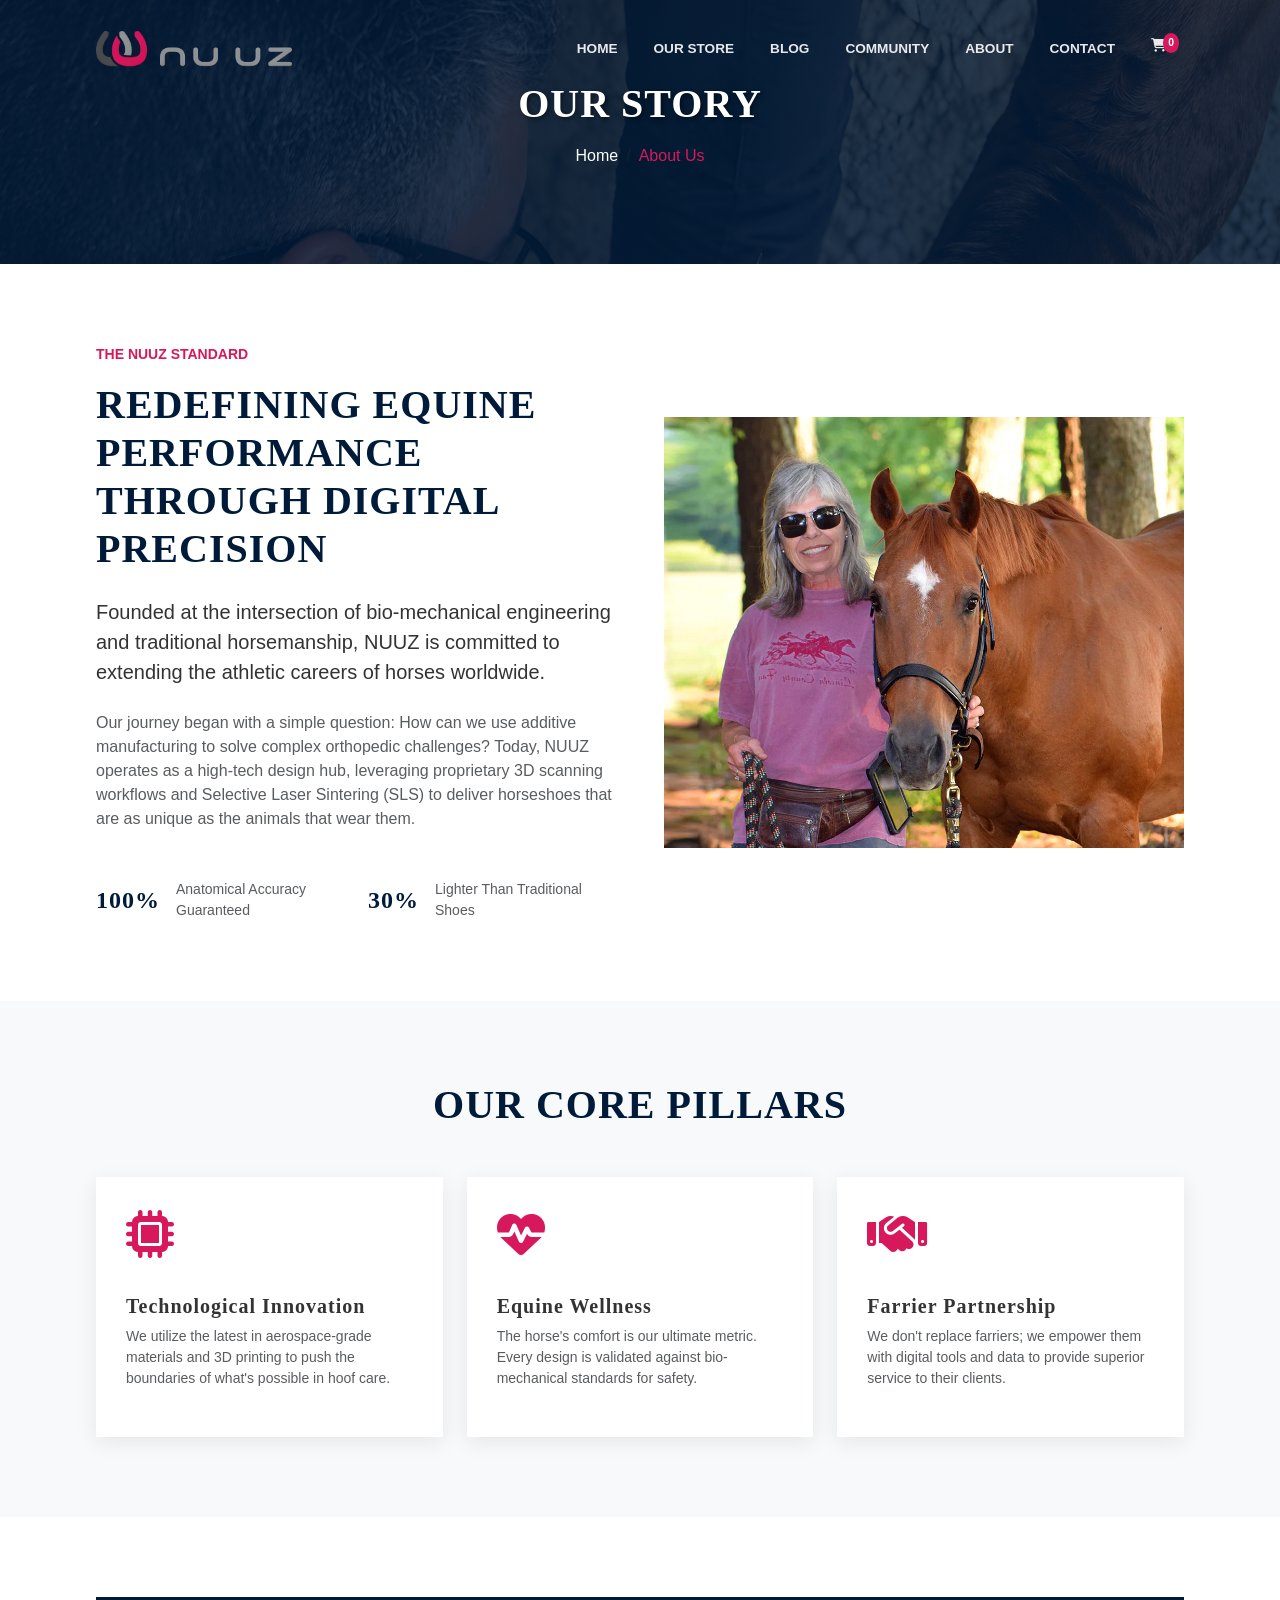
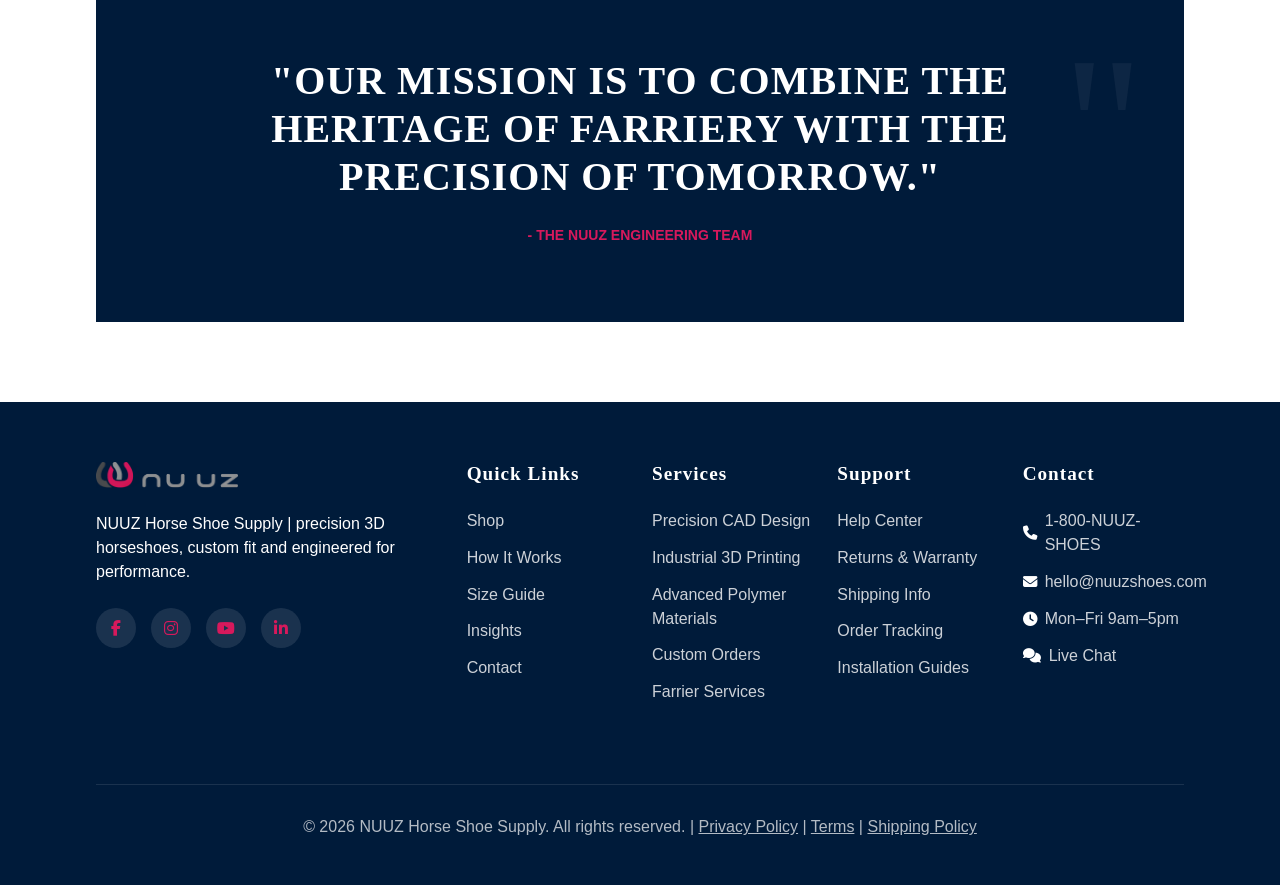
<file: about.html>
<!DOCTYPE html>
<html lang="en">
<head>
    <meta charset="UTF-8">
    <meta name="viewport" content="width=device-width, initial-scale=1.0">
    <title>About NUUZ - High-Tech Equine Solutions</title>
    <!-- Bootstrap CSS -->
    <link href="https://cdn.jsdelivr.net/npm/bootstrap@5.3.0/dist/css/bootstrap.min.css" rel="stylesheet">
    <!-- Font Awesome -->
    <link rel="stylesheet" href="https://cdnjs.cloudflare.com/ajax/libs/font-awesome/6.4.0/css/all.min.css">
    <!-- AOS Animation -->
    <link href="https://unpkg.com/aos@2.3.1/dist/aos.css" rel="stylesheet">
    <!-- Custom CSS -->
    <link rel="stylesheet" href="css/style.css">
</head>
<body>
    <a class="skip-link" href="#main-content">Skip to main content</a>

    <!-- Navigation -->
    <nav class="navbar navbar-expand-lg navbar-light scrolled" id="mainNav">
        <div class="container-fluid">
            <a class="navbar-brand" href="index.html">
                <img src="img/nuuz-logo.webp" alt="NUUZ Horse Shoe Store">
            </a>
            <button class="navbar-toggler" type="button" data-bs-toggle="collapse" data-bs-target="#navbarNav">
                <span class="navbar-toggler-icon"></span>
            </button>
            <div class="collapse navbar-collapse" id="navbarNav">
                <ul class="navbar-nav ms-auto">
                    <li class="nav-item"><a class="nav-link" href="index.html">Home</a></li>
                    <li class="nav-item"><a class="nav-link" href="our-store.html">Our Store</a></li>
                    <li class="nav-item"><a class="nav-link" href="blog.html">Blog</a></li>
                    <li class="nav-item"><a class="nav-link" href="community.html">Community</a></li>
                    <li class="nav-item"><a class="nav-link active" href="about.html">About</a></li>
                    <li class="nav-item"><a class="nav-link" href="contact.html">Contact</a></li>
                    <li class="nav-item">
                        <a class="nav-link nav-cart" href="cart.html" title="View Cart">
                            <i class="fas fa-shopping-cart"></i>
                            <span class="cart-badge">0</span>
                        </a>
                    </li>
                </ul>
            </div>
        </div>
    </nav>

    <!-- Header Banner -->
    <section class="shop-banner">
        <div class="container">
            <div class="row">
                <div class="col-12 text-center">
                    <div class="shop-banner-content">
                        <h1 class="display-4 fw-bold mb-3">Our Story</h1>
                        <nav aria-label="breadcrumb">
                            <ol class="breadcrumb justify-content-center">
                                <li class="breadcrumb-item"><a href="index.html" class="text-white text-decoration-none">Home</a></li>
                                <li class="breadcrumb-item active text-accent-gold" aria-current="page">About Us</li>
                            </ol>
                        </nav>
                    </div>
                </div>
            </div>
        </div>
    </section>

    <main id="main-content">
        <!-- Mission & Image Section -->
        <section class="section-padding">
            <div class="container">
                <div class="row align-items-center g-5">
                    <div class="col-lg-6" data-aos="fade-right">
                        <span class="text-accent-gold fw-bold text-uppercase ls-2 small mb-3 d-block">The NUUZ Standard</span>
                        <h2 class="section-title h1 mb-4">Redefining Equine Performance Through Digital Precision</h2>
                        <p class="lead mb-4">Founded at the intersection of bio-mechanical engineering and traditional horsemanship, NUUZ is committed to extending the athletic careers of horses worldwide.</p>
                        <p class="text-muted mb-4">Our journey began with a simple question: How can we use additive manufacturing to solve complex orthopedic challenges? Today, NUUZ operates as a high-tech design hub, leveraging proprietary 3D scanning workflows and Selective Laser Sintering (SLS) to deliver horseshoes that are as unique as the animals that wear them.</p>
                        <div class="row g-4 mt-2">
                            <div class="col-sm-6">
                                <div class="d-flex align-items-center">
                                    <h4 class="text-primary-blue fw-bold mb-0 me-3">100%</h4>
                                    <p class="small text-muted mb-0">Anatomical Accuracy Guaranteed</p>
                                </div>
                            </div>
                            <div class="col-sm-6">
                                <div class="d-flex align-items-center">
                                    <h4 class="text-primary-blue fw-bold mb-0 me-3">30%</h4>
                                    <p class="small text-muted mb-0">Lighter Than Traditional Shoes</p>
                                </div>
                            </div>
                        </div>
                    </div>
                    <div class="col-lg-6" data-aos="fade-left">
                        <div class="position-relative">
                            <img src="img/about.jpg" alt="Equine Innovation" class="img-fluid">
                        </div>
                    </div>
                </div>
            </div>
        </section>

        <!-- Core Values / Pillars -->
        <section class="section-padding bg-light">
            <div class="container">
                <div class="text-center mb-5">
                    <h2 class="section-title">Our Core Pillars</h2>
                </div>
                <div class="row g-4">
                    <div class="col-md-4" data-aos="zoom-in">
                        <div class="about-feature text-start">
                            <i class="fas fa-microchip"></i>
                            <h4 class="h5 fw-bold mt-3">Technological Innovation</h4>
                            <p class="small text-muted">We utilize the latest in aerospace-grade materials and 3D printing to push the boundaries of what's possible in hoof care.</p>
                        </div>
                    </div>
                    <div class="col-md-4" data-aos="zoom-in" data-aos-delay="100">
                        <div class="about-feature text-start">
                            <i class="fas fa-heartbeat"></i>
                            <h4 class="h5 fw-bold mt-3">Equine Wellness</h4>
                            <p class="small text-muted">The horse's comfort is our ultimate metric. Every design is validated against bio-mechanical standards for safety.</p>
                        </div>
                    </div>
                    <div class="col-md-4" data-aos="zoom-in" data-aos-delay="200">
                        <div class="about-feature text-start">
                            <i class="fas fa-handshake"></i>
                            <h4 class="h5 fw-bold mt-3">Farrier Partnership</h4>
                            <p class="small text-muted">We don't replace farriers; we empower them with digital tools and data to provide superior service to their clients.</p>
                        </div>
                    </div>
                </div>
            </div>
        </section>

        <!-- Quote / Vision Section -->
        <section class="section-padding">
            <div class="container" data-aos="fade-up">
                <div class="vision-card text-center">
                    <h2 class="display-6 fw-bold mb-4">"Our mission is to combine the heritage of farriery with the precision of tomorrow."</h2>
                    <p class="ls-2 text-uppercase small text-accent-gold fw-bold">- The NUUZ Engineering Team</p>
                </div>
            </div>
        </section>

    </main>

    <!-- Footer -->
    <footer id="contact">
        <div class="container">
            <div class="row">
                <div class="col-lg-4 mb-4">
                    <a href="#">
                        <img src="img/nuuz-logo.webp" alt="NUUZ" class="footer-logo mb-4">
                    </a>
                    <p class="mb-3">NUUZ Horse Shoe Supply | precision 3D horseshoes, custom fit and engineered for performance.</p>
                    <div class="social-icons">
                        <a href="#" class="social-icon"><i class="fab fa-facebook-f"></i></a>
                        <a href="#" class="social-icon"><i class="fab fa-instagram"></i></a>
                        <a href="#" class="social-icon"><i class="fab fa-youtube"></i></a>
                        <a href="#" class="social-icon"><i class="fab fa-linkedin-in"></i></a>
                    </div>
                </div>
                <div class="col-lg-2 col-md-6 mb-4">
                    <h5 class="footer-title">Quick Links</h5>
                    <ul class="footer-links">
                        <li><a href="#">Shop</a></li>
                        <li><a href="#">How It Works</a></li>
                        <li><a href="#">Size Guide</a></li>
                        <li><a href="#blog">Insights</a></li>
                        <li><a href="#contact">Contact</a></li>
                    </ul>
                </div>
                <div class="col-lg-2 col-md-6 mb-4">
                    <h5 class="footer-title">Services</h5>
                    <ul class="footer-links">
                        <li><a href="#">Precision CAD Design</a></li>
                        <li><a href="#">Industrial 3D Printing</a></li>
                        <li><a href="#">Advanced Polymer Materials</a></li>
                        <li><a href="#">Custom Orders</a></li>
                        <li><a href="#">Farrier Services</a></li>
                    </ul>
                </div>
                <div class="col-lg-2 col-md-6 mb-4">
                    <h5 class="footer-title">Support</h5>
                    <ul class="footer-links">
                        <li><a href="#">Help Center</a></li>
                        <li><a href="#">Returns & Warranty</a></li>
                        <li><a href="#">Shipping Info</a></li>
                        <li><a href="#">Order Tracking</a></li>
                        <li><a href="#">Installation Guides</a></li>
                    </ul>
                </div>
                <div class="col-lg-2 col-md-6 mb-4">
                    <h5 class="footer-title">Contact</h5>
                    <ul class="footer-links">
                        <li><a href="#"><i class="fas fa-phone"></i> 1-800-NUUZ-SHOES</a></li>
                        <li><a href="#"><i class="fas fa-envelope"></i> hello@nuuzshoes.com</a></li>
                        <li><a href="#"><i class="fas fa-clock"></i> Mon–Fri 9am–5pm</a></li>
                        <li><a href="#"><i class="fas fa-comments"></i> Live Chat</a></li>
                    </ul>
                </div>
            </div>
            <div class="footer-bottom">
                <p>&copy; 2026 NUUZ Horse Shoe Supply. All rights reserved. | <a href="#" style="color: inherit;">Privacy Policy</a> | <a href="#" style="color: inherit;">Terms</a> | <a href="#" style="color: inherit;">Shipping Policy</a></p>
            </div>
        </div>
    </footer>

    <button class="scroll-top" id="scrollTop"><i class="fas fa-arrow-up"></i></button>

    <!-- Scripts -->
    <script src="https://cdn.jsdelivr.net/npm/bootstrap@5.3.0/dist/js/bootstrap.bundle.min.js"></script>
    <script src="https://unpkg.com/aos@2.3.1/dist/aos.js"></script>
    <script src="js/main.js"></script>
</body>
</html>
</file>
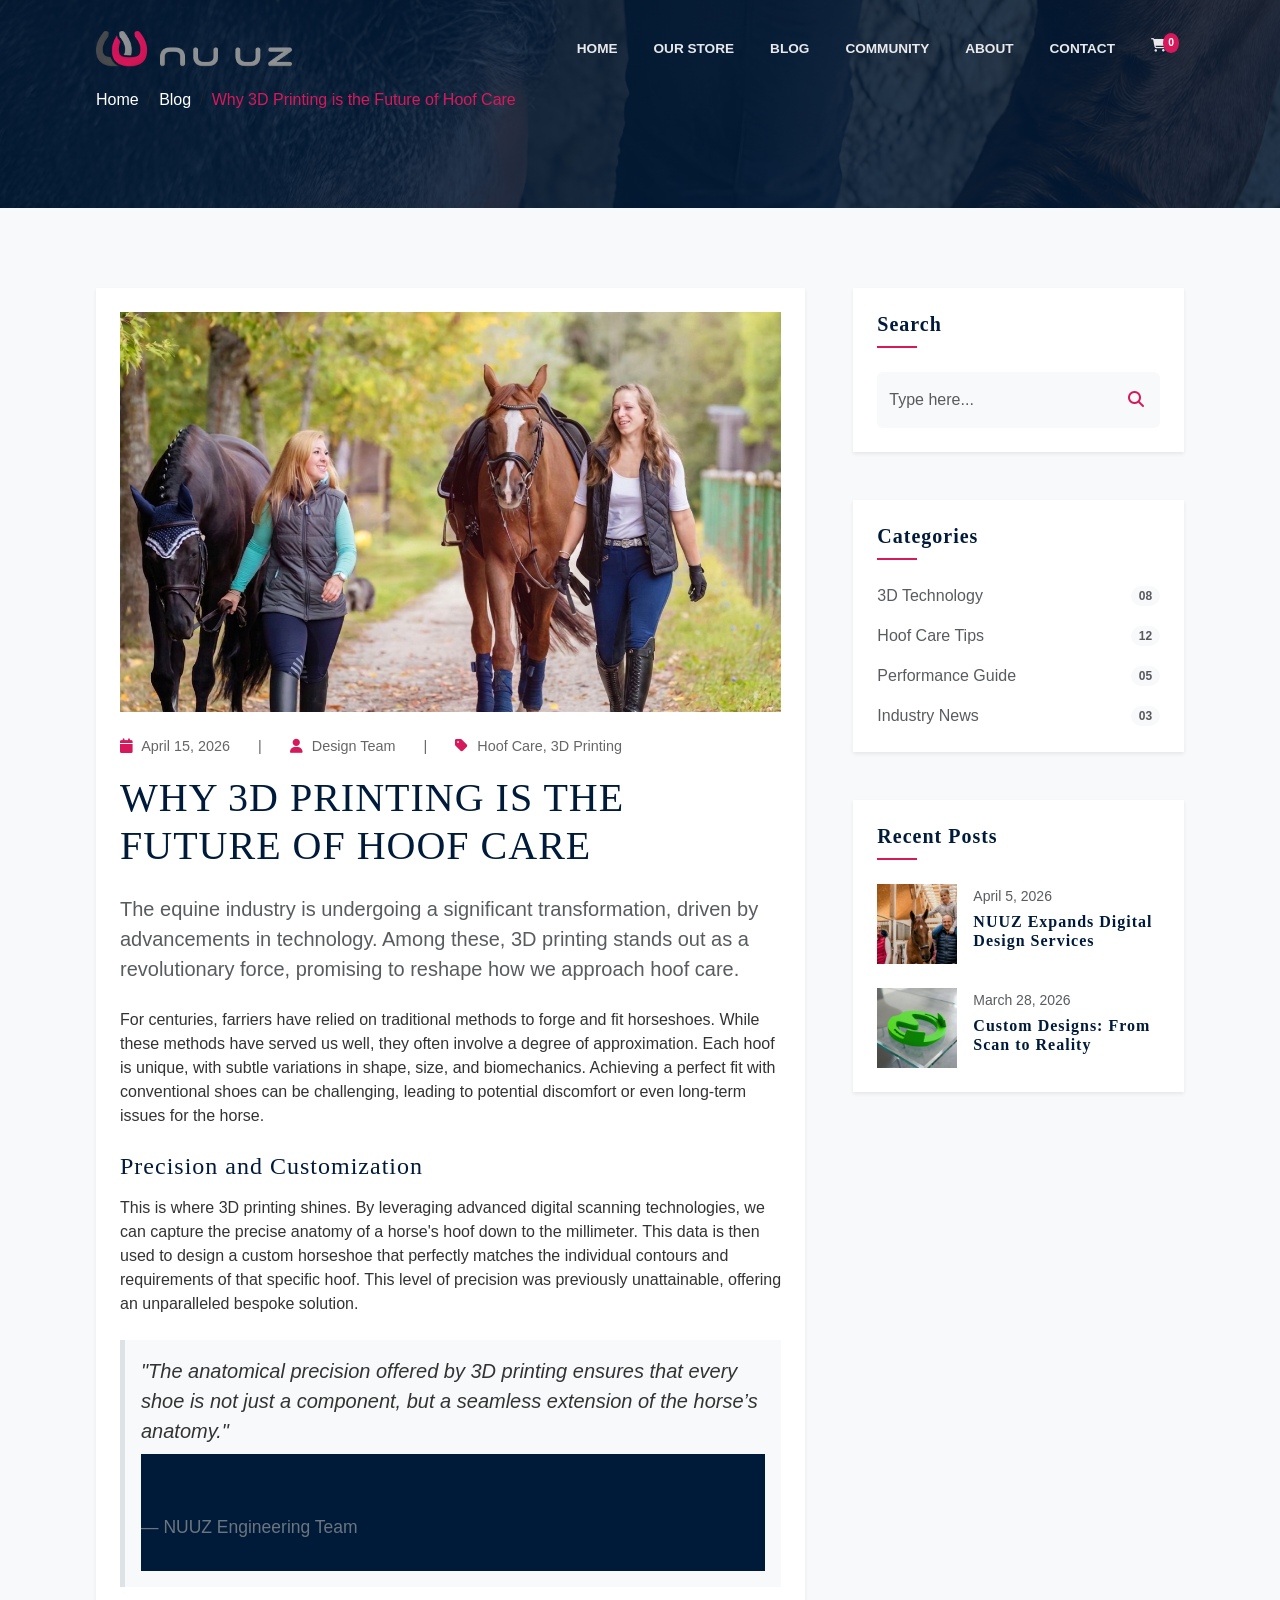
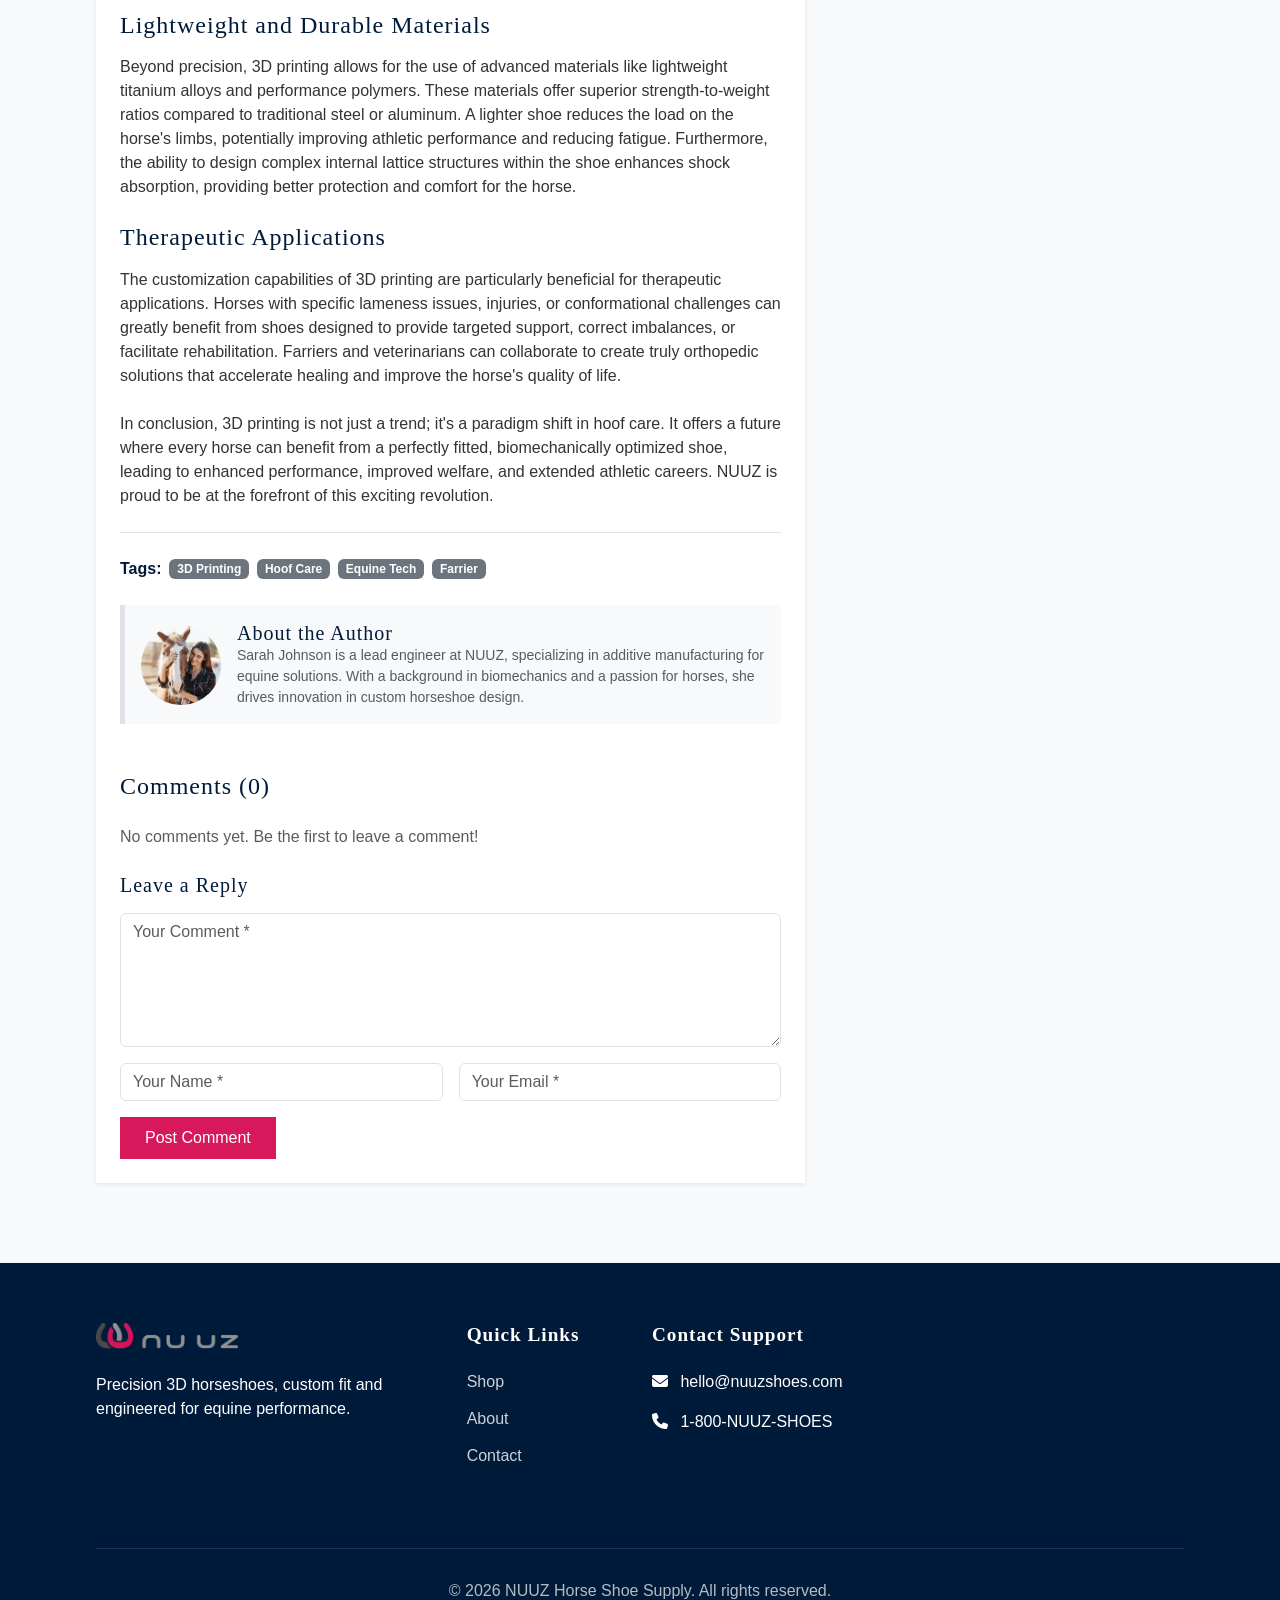
<file: blog-details.html>
<!DOCTYPE html>
<html lang="en">
<head>
    <meta charset="UTF-8">
    <meta name="viewport" content="width=device-width, initial-scale=1.0">
    <title>Why 3D Printing is the Future of Hoof Care - NUUZ Horse Shoe Store</title>
    <!-- Bootstrap CSS -->
    <link href="https://cdn.jsdelivr.net/npm/bootstrap@5.3.0/dist/css/bootstrap.min.css" rel="stylesheet">
    <!-- Font Awesome -->
    <link rel="stylesheet" href="https://cdnjs.cloudflare.com/ajax/libs/font-awesome/6.4.0/css/all.min.css">
    <!-- AOS Animation -->
    <link href="https://unpkg.com/aos@2.3.1/dist/aos.css" rel="stylesheet">
    <!-- Custom CSS -->
    <link rel="stylesheet" href="css/style.css">
</head>
<body>
    <a class="skip-link" href="#main-content">Skip to main content</a>

    <!-- Navigation -->
    <nav class="navbar navbar-expand-lg navbar-light scrolled" id="mainNav">
        <div class="container-fluid">
            <a class="navbar-brand" href="index.html">
                <img src="img/nuuz-logo.webp" alt="NUUZ Horse Shoe Store">
            </a>
            <button class="navbar-toggler" type="button" data-bs-toggle="collapse" data-bs-target="#navbarNav">
                <span class="navbar-toggler-icon"></span>
            </button>
            <div class="collapse navbar-collapse" id="navbarNav">
                <ul class="navbar-nav ms-auto">
                    <li class="nav-item"><a class="nav-link" href="index.html">Home</a></li>
                    <li class="nav-item"><a class="nav-link" href="our-store.html">Our Store</a></li>
                    <li class="nav-item"><a class="nav-link active" href="blog.html">Blog</a></li>
                    <li class="nav-item"><a class="nav-link" href="#">Community</a></li>
                    <li class="nav-item"><a class="nav-link" href="about.html">About</a></li>
                    <li class="nav-item"><a class="nav-link" href="contact.html">Contact</a></li>
                    <li class="nav-item">
                        <a class="nav-link nav-cart" href="cart.html" title="View Cart">
                            <i class="fas fa-shopping-cart"></i>
                            <span class="cart-badge">0</span>
                        </a>
                    </li>
                </ul>
            </div>
        </div>
    </nav>

    <!-- Header Banner -->
    <section class="shop-banner">
        <div class="container">
            <div class="row">
                <div class="col-12">
                    <div class="shop-banner-content">
                        <nav aria-label="breadcrumb">
                            <ol class="breadcrumb mt-2">
                                <li class="breadcrumb-item"><a href="index.html" class="text-white text-decoration-none">Home</a></li>
                                <li class="breadcrumb-item"><a href="blog.html" class="text-white text-decoration-none">Blog</a></li>
                                <li class="breadcrumb-item active text-accent-gold" aria-current="page">Why 3D Printing is the Future of Hoof Care</li>
                            </ol>
                        </nav>
                    </div>
                </div>
            </div>
        </div>
    </section>

    <main id="main-content" class="section-padding bg-light">
        <div class="container">
            <div class="row g-5">
                <!-- Blog Post Content -->
                <div class="col-lg-8">
                    <article class="blog-post-single bg-white p-4 shadow-sm">
                        <img src="img/Hoof-Care.png" alt="Why 3D Printing is the Future of Hoof Care" class="img-fluid mb-4 w-100" style="object-fit: cover; height: 400px;">
                        
                        <div class="blog-meta mb-3">
                            <span><i class="fas fa-calendar"></i> April 15, 2026</span>
                            <span class="mx-2">|</span>
                            <span><i class="fas fa-user"></i> Design Team</span>
                            <span class="mx-2">|</span>
                            <span><i class="fas fa-tag"></i> Hoof Care, 3D Printing</span>
                        </div>

                        <h1 class="blog-post-title mb-4 text-primary-blue">Why 3D Printing is the Future of Hoof Care</h1>
                        
                        <p class="lead text-muted mb-4">
                            The equine industry is undergoing a significant transformation, driven by advancements in technology. Among these, 3D printing stands out as a revolutionary force, promising to reshape how we approach hoof care.
                        </p>

                        <p class="mb-4">
                            For centuries, farriers have relied on traditional methods to forge and fit horseshoes. While these methods have served us well, they often involve a degree of approximation. Each hoof is unique, with subtle variations in shape, size, and biomechanics. Achieving a perfect fit with conventional shoes can be challenging, leading to potential discomfort or even long-term issues for the horse.
                        </p>

                        <h3 class="h4 text-primary-blue mb-3">Precision and Customization</h3>
                        <p class="mb-4">
                            This is where 3D printing shines. By leveraging advanced digital scanning technologies, we can capture the precise anatomy of a horse's hoof down to the millimeter. This data is then used to design a custom horseshoe that perfectly matches the individual contours and requirements of that specific hoof. This level of precision was previously unattainable, offering an unparalleled bespoke solution.
                        </p>

                        <blockquote class="blockquote p-3 border-start border-5 border-accent-gold bg-light mb-4">
                            <p class="mb-0 fst-italic">"The anatomical precision offered by 3D printing ensures that every shoe is not just a component, but a seamless extension of the horse’s anatomy."</p>
                            <footer class="blockquote-footer mt-2">NUUZ Engineering Team</footer>
                        </blockquote>

                        <h3 class="h4 text-primary-blue mb-3">Lightweight and Durable Materials</h3>
                        <p class="mb-4">
                            Beyond precision, 3D printing allows for the use of advanced materials like lightweight titanium alloys and performance polymers. These materials offer superior strength-to-weight ratios compared to traditional steel or aluminum. A lighter shoe reduces the load on the horse's limbs, potentially improving athletic performance and reducing fatigue. Furthermore, the ability to design complex internal lattice structures within the shoe enhances shock absorption, providing better protection and comfort for the horse.
                        </p>

                        <h3 class="h4 text-primary-blue mb-3">Therapeutic Applications</h3>
                        <p class="mb-4">
                            The customization capabilities of 3D printing are particularly beneficial for therapeutic applications. Horses with specific lameness issues, injuries, or conformational challenges can greatly benefit from shoes designed to provide targeted support, correct imbalances, or facilitate rehabilitation. Farriers and veterinarians can collaborate to create truly orthopedic solutions that accelerate healing and improve the horse's quality of life.
                        </p>

                        <p class="mb-4">
                            In conclusion, 3D printing is not just a trend; it's a paradigm shift in hoof care. It offers a future where every horse can benefit from a perfectly fitted, biomechanically optimized shoe, leading to enhanced performance, improved welfare, and extended athletic careers. NUUZ is proud to be at the forefront of this exciting revolution.
                        </p>

                        <!-- Tags -->
                        <div class="d-flex align-items-center gap-2 mb-4 border-top pt-4">
                            <span class="fw-bold text-primary-blue">Tags:</span>
                            <a href="#" class="badge bg-secondary text-white text-decoration-none">3D Printing</a>
                            <a href="#" class="badge bg-secondary text-white text-decoration-none">Hoof Care</a>
                            <a href="#" class="badge bg-secondary text-white text-decoration-none">Equine Tech</a>
                            <a href="#" class="badge bg-secondary text-white text-decoration-none">Farrier</a>
                        </div>

                        <!-- Author Box -->
                        <div class="d-flex align-items-center p-3 bg-light border-start border-5 border-primary-blue mb-4">
                            <img src="img/Rev-01.png" alt="Author" class="rounded-circle me-3" style="width: 80px; height: 80px; object-fit: cover;">
                            <div>
                                <h5 class="mb-0 text-primary-blue">About the Author</h5>
                                <p class="small text-muted mb-0">Sarah Johnson is a lead engineer at NUUZ, specializing in additive manufacturing for equine solutions. With a background in biomechanics and a passion for horses, she drives innovation in custom horseshoe design.</p>
                            </div>
                        </div>

                        <!-- Comments Section (Placeholder) -->
                        <div class="comments-section mt-5">
                            <h3 class="h4 text-primary-blue mb-4">Comments (0)</h3>
                            <p class="text-muted">No comments yet. Be the first to leave a comment!</p>
                            <form class="comment-form mt-4">
                                <h4 class="h5 text-primary-blue mb-3">Leave a Reply</h4>
                                <div class="mb-3">
                                    <textarea class="form-control" rows="5" placeholder="Your Comment *" required></textarea>
                                </div>
                                <div class="row g-3 mb-3">
                                    <div class="col-md-6">
                                        <input type="text" class="form-control" placeholder="Your Name *" required>
                                    </div>
                                    <div class="col-md-6">
                                        <input type="email" class="form-control" placeholder="Your Email *" required>
                                    </div>
                                </div>
                                <button type="submit" class="btn btn-primary px-4 py-2">Post Comment</button>
                            </form>
                        </div>

                    </article>
                </div>

                <!-- Sidebar -->
                <div class="col-lg-4">
                    <aside class="blog-sidebar">
                        <!-- Search -->
                        <div class="sidebar-widget mb-5 p-4 bg-white shadow-sm">
                            <h4 class="widget-title mb-4">Search</h4>
                            <form action="#" class="sidebar-search position-relative">
                                <input type="text" class="form-control border-0 bg-light py-3" placeholder="Type here...">
                                <button type="submit" class="btn border-0 position-absolute end-0 top-0 h-100 px-3"><i class="fas fa-search text-accent-gold"></i></button>
                            </form>
                        </div>

                        <!-- Categories -->
                        <div class="sidebar-widget mb-5 p-4 bg-white shadow-sm">
                            <h4 class="widget-title mb-4">Categories</h4>
                            <ul class="list-unstyled sidebar-list mb-0">
                                <li class="mb-3 d-flex justify-content-between align-items-center">
                                    <a href="#" class="text-decoration-none text-muted">3D Technology</a>
                                    <span class="badge bg-light text-muted rounded-pill">08</span>
                                </li>
                                <li class="mb-3 d-flex justify-content-between align-items-center">
                                    <a href="#" class="text-decoration-none text-muted">Hoof Care Tips</a>
                                    <span class="badge bg-light text-muted rounded-pill">12</span>
                                </li>
                                <li class="mb-3 d-flex justify-content-between align-items-center">
                                    <a href="#" class="text-decoration-none text-muted">Performance Guide</a>
                                    <span class="badge bg-light text-muted rounded-pill">05</span>
                                </li>
                                <li class="d-flex justify-content-between align-items-center">
                                    <a href="#" class="text-decoration-none text-muted">Industry News</a>
                                    <span class="badge bg-light text-muted rounded-pill">03</span>
                                </li>
                            </ul>
                        </div>

                        <!-- Recent Posts -->
                        <div class="sidebar-widget mb-5 p-4 bg-white shadow-sm">
                            <h4 class="widget-title mb-4">Recent Posts</h4>
                            <div class="recent-post-item d-flex mb-4">
                                <div class="flex-shrink-0" style="width: 80px; height: 80px;">
                                    <img src="img/digital-design.png" alt="" class="img-fluid h-100 object-fit-cover">
                                </div>
                                <div class="ms-3">
                                    <span class="text-muted small">April 5, 2026</span>
                                    <h6 class="mb-0 mt-1"><a href="#" class="text-decoration-none text-primary-blue fw-bold">NUUZ Expands Digital Design Services</a></h6>
                                </div>
                            </div>
                            <div class="recent-post-item d-flex">
                                <div class="flex-shrink-0" style="width: 80px; height: 80px;">
                                    <img src="img/Custom-Design.png" alt="" class="img-fluid h-100 object-fit-cover">
                                </div>
                                <div class="ms-3">
                                    <span class="text-muted small">March 28, 2026</span>
                                    <h6 class="mb-0 mt-1"><a href="#" class="text-decoration-none text-primary-blue fw-bold">Custom Designs: From Scan to Reality</a></h6>
                                </div>
                            </div>
                        </div>
                    </aside>
                </div>
            </div>
        </div>
    </main>

    <!-- Footer -->
    <footer id="contact">
        <div class="container">
            <div class="row">
                <div class="col-lg-4 mb-4">
                    <img src="img/nuuz-logo.webp" alt="NUUZ" class="footer-logo mb-4">
                    <p>Precision 3D horseshoes, custom fit and engineered for equine performance.</p>
                </div>
                <div class="col-lg-2 col-md-6 mb-4">
                    <h5 class="footer-title">Quick Links</h5>
                    <ul class="footer-links">
                        <li><a href="our-store.html">Shop</a></li>
                        <li><a href="index.html#about">About</a></li>
                        <li><a href="index.html#contact">Contact</a></li>
                    </ul>
                </div>
                <div class="col-lg-6 col-md-6 mb-4">
                    <h5 class="footer-title">Contact Support</h5>
                    <p><i class="fas fa-envelope me-2"></i> hello@nuuzshoes.com</p>
                    <p><i class="fas fa-phone me-2"></i> 1-800-NUUZ-SHOES</p>
                </div>
            </div>
            <div class="footer-bottom">
                <p>&copy; 2026 NUUZ Horse Shoe Supply. All rights reserved.</p>
            </div>
        </div>
    </footer>

    <button class="scroll-top" id="scrollTop"><i class="fas fa-arrow-up"></i></button>

    <!-- Bootstrap JS -->
    <script src="https://cdn.jsdelivr.net/npm/bootstrap@5.3.0/dist/js/bootstrap.bundle.min.js"></script>
    <!-- AOS JS -->
    <script src="https://unpkg.com/aos@2.3.1/dist/aos.js"></script>
    <!-- Custom JS -->
    <script src="js/main.js"></script>
</body>
</html>
</file>
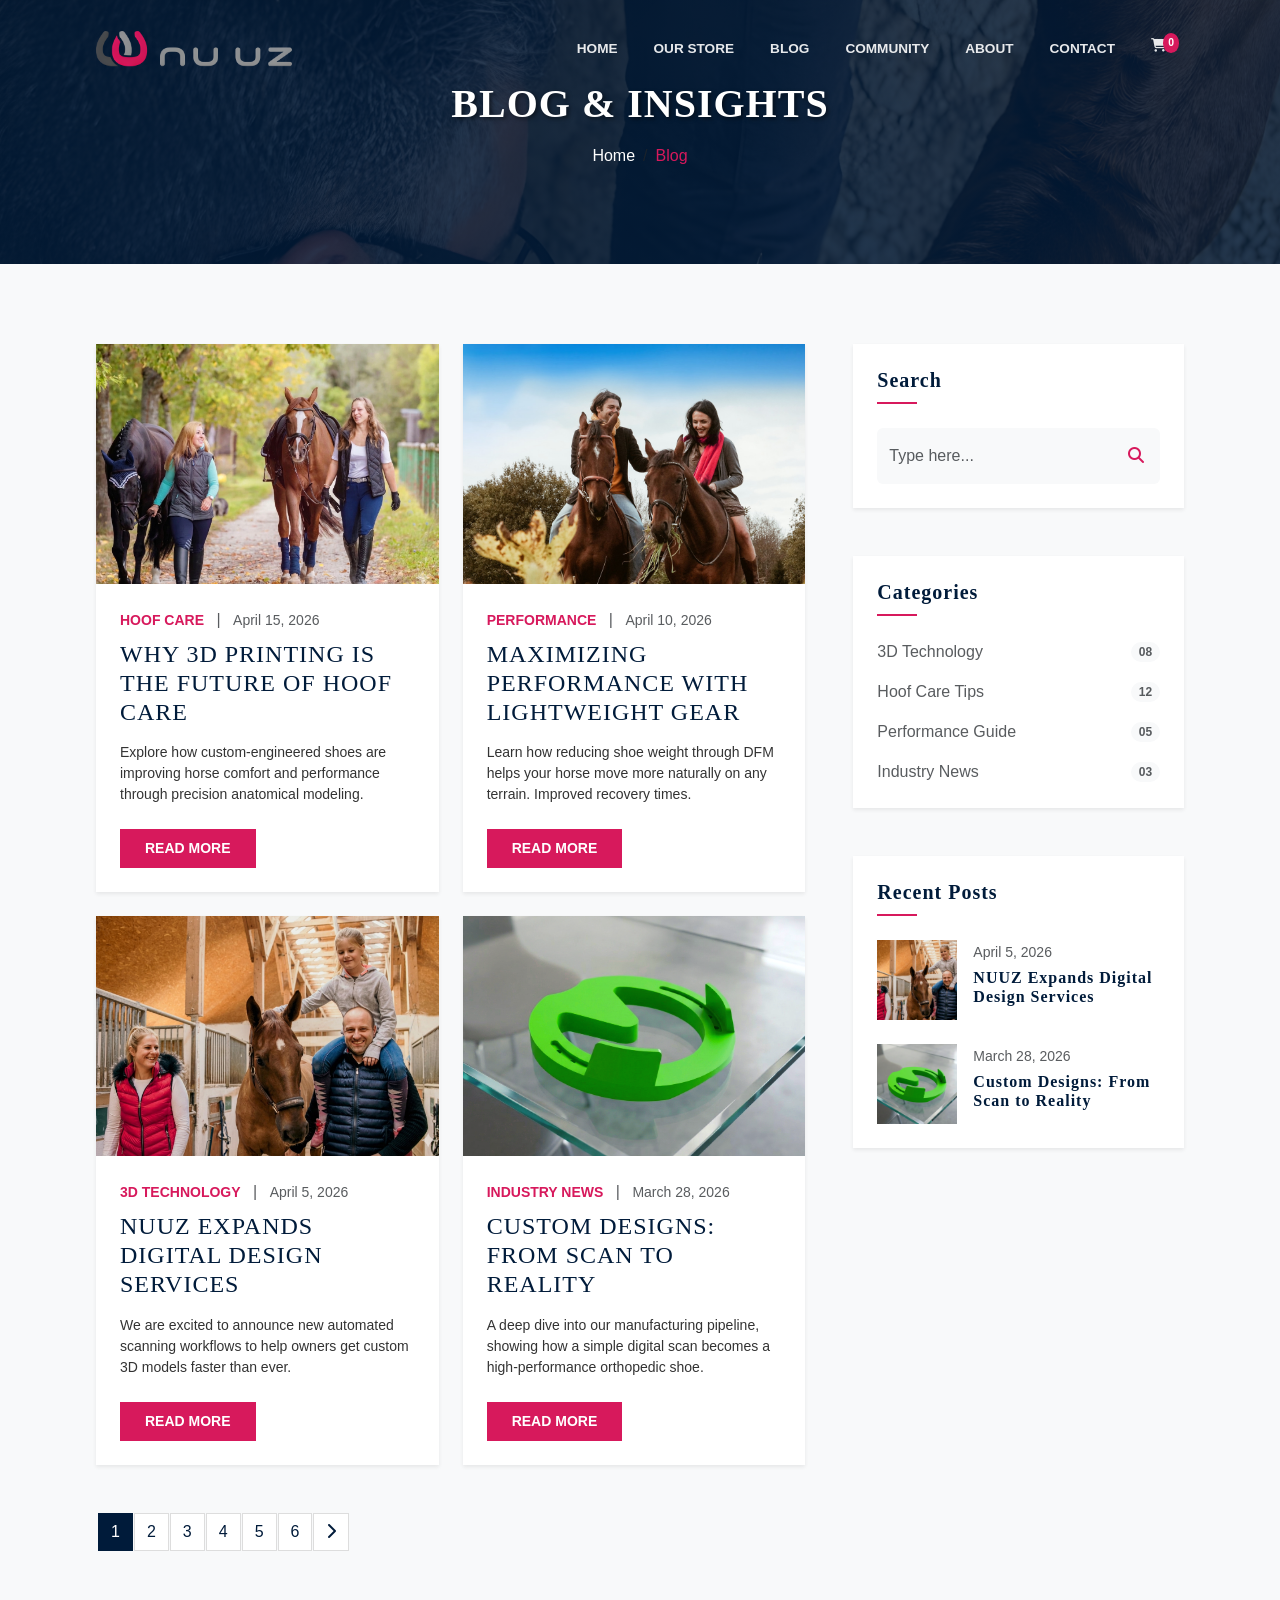
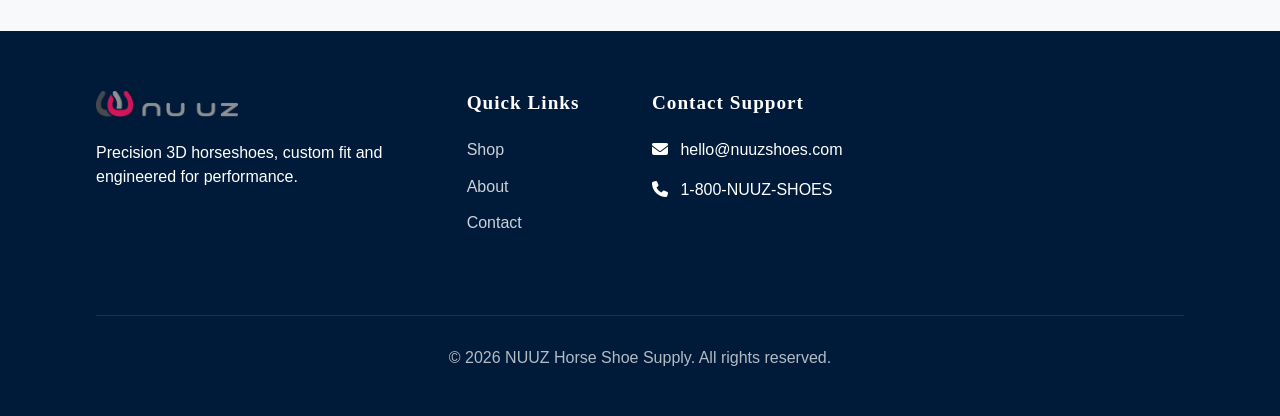
<file: blog.html>
<!DOCTYPE html>
<html lang="en">
<head>
    <meta charset="UTF-8">
    <meta name="viewport" content="width=device-width, initial-scale=1.0">
    <title>Blog & Insights - NUUZ Horse Shoe Store</title>
    <!-- Bootstrap CSS -->
    <link href="https://cdn.jsdelivr.net/npm/bootstrap@5.3.0/dist/css/bootstrap.min.css" rel="stylesheet">
    <!-- Font Awesome -->
    <link rel="stylesheet" href="https://cdnjs.cloudflare.com/ajax/libs/font-awesome/6.4.0/css/all.min.css">
    <!-- AOS Animation -->
    <link href="https://unpkg.com/aos@2.3.1/dist/aos.css" rel="stylesheet">
    <!-- Custom CSS -->
    <link rel="stylesheet" href="css/style.css">
</head>
<body>
    <a class="skip-link" href="#main-content">Skip to main content</a>

    <!-- Navigation -->
    <nav class="navbar navbar-expand-lg navbar-light scrolled" id="mainNav">
        <div class="container-fluid">
            <a class="navbar-brand" href="index.html">
                <img src="img/nuuz-logo.webp" alt="NUUZ Horse Shoe Store">
            </a>
            <button class="navbar-toggler" type="button" data-bs-toggle="collapse" data-bs-target="#navbarNav">
                <span class="navbar-toggler-icon"></span>
            </button>
            <div class="collapse navbar-collapse" id="navbarNav">
                <ul class="navbar-nav ms-auto">
                    <li class="nav-item"><a class="nav-link" href="index.html">Home</a></li>
                    <li class="nav-item"><a class="nav-link" href="our-store.html">Our Store</a></li>
                    <li class="nav-item"><a class="nav-link active" href="blog.html">Blog</a></li>
                    <li class="nav-item"><a class="nav-link" href="community.html">Community</a></li>
                    <li class="nav-item"><a class="nav-link" href="about.html">About</a></li>
                    <li class="nav-item"><a class="nav-link" href="contact.html">Contact</a></li>
                    <li class="nav-item">
                        <a class="nav-link nav-cart" href="cart.html" title="View Cart">
                            <i class="fas fa-shopping-cart"></i>
                            <span class="cart-badge">0</span>
                        </a>
                    </li>
                </ul>
            </div>
        </div>
    </nav>

    <!-- Header Banner -->
    <section class="shop-banner">
        <div class="container">
            <div class="row">
                <div class="col-12 text-center">
                    <div class="shop-banner-content">
                        <h1 class="display-4 fw-bold mb-3">Blog & Insights</h1>
                        <nav aria-label="breadcrumb">
                            <ol class="breadcrumb justify-content-center">
                                <li class="breadcrumb-item"><a href="index.html" class="text-white text-decoration-none">Home</a></li>
                                <li class="breadcrumb-item active text-accent-gold" aria-current="page">Blog</li>
                            </ol>
                        </nav>
                    </div>
                </div>
            </div>
        </div>
    </section>

    <main id="main-content" class="section-padding bg-light">
        <div class="container">
            <div class="row g-5">
                <!-- Blog Posts List -->
                <div class="col-lg-8">
                    <div class="row g-4">
                        <div class="col-md-6" data-aos="fade-up">
                            <article class="blog-list-item h-100 bg-white shadow-sm overflow-hidden d-flex flex-column">
                                <div class="blog-item-image">
                                    <a href="blog-details.html">
                                        <img src="img/Hoof-Care.png" alt="Hoof Care" class="img-fluid w-100" style="height: 240px; object-fit: cover;">
                                    </a>
                                </div>
                                <div class="p-4 flex-grow-1 d-flex flex-column">
                                    <div class="blog-item-meta mb-2">
                                        <span class="text-accent-gold fw-bold text-uppercase small ls-1">Hoof Care</span>
                                        <span class="mx-2 text-muted">|</span>
                                        <span class="text-muted small">April 15, 2026</span>
                                    </div> 
                                    <h2 class="blog-item-title mb-3 h4"><a href="blog-details.html" class="text-decoration-none text-primary-blue">Why 3D Printing is the Future of Hoof Care</a></h2>
                                    <p class="text-light-desc mb-4 small">Explore how custom-engineered shoes are improving horse comfort and performance through precision anatomical modeling.</p>
                                    <div class="mt-auto">
                                        <a href="blog-details.html" class="btn btn-primary btn-sm px-4 py-2 text-uppercase fw-bold ls-1">Read More</a>
                                    </div>
                                </div>
                            </article>
                        </div>

                        <div class="col-md-6" data-aos="fade-up" data-aos-delay="100">
                            <article class="blog-list-item h-100 bg-white shadow-sm overflow-hidden d-flex flex-column">
                                <div class="blog-item-image">
                                    <a href="blog-details.html">
                                        <img src="img/performance-guide.jpg" alt="Performance" class="img-fluid w-100" style="height: 240px; object-fit: cover;">
                                    </a>
                                </div>
                                <div class="p-4 flex-grow-1 d-flex flex-column">
                                    <div class="blog-item-meta mb-2">
                                        <span class="text-accent-gold fw-bold text-uppercase small ls-1">Performance</span>
                                        <span class="mx-2 text-muted">|</span>
                                        <span class="text-muted small">April 10, 2026</span>
                                    </div> 
                                    <h2 class="blog-item-title mb-3 h4"><a href="blog-details.html" class="text-decoration-none text-primary-blue">Maximizing Performance with Lightweight Gear</a></h2>
                                    <p class="text-light-desc mb-4 small">Learn how reducing shoe weight through DFM helps your horse move more naturally on any terrain. Improved recovery times.</p>
                                    <div class="mt-auto">
                                        <a href="blog-details.html" class="btn btn-primary btn-sm px-4 py-2 text-uppercase fw-bold ls-1">Read More</a>
                                    </div>
                                </div>
                            </article>
                        </div>

                        <div class="col-md-6" data-aos="fade-up" data-aos-delay="200">
                            <article class="blog-list-item h-100 bg-white shadow-sm overflow-hidden d-flex flex-column">
                                <div class="blog-item-image">
                                    <a href="blog-details.html">
                                        <img src="img/digital-design.png" alt="Digital Design" class="img-fluid w-100" style="height: 240px; object-fit: cover;">
                                    </a>
                                </div>
                                <div class="p-4 flex-grow-1 d-flex flex-column">
                                    <div class="blog-item-meta mb-2">
                                        <span class="text-accent-gold fw-bold text-uppercase small ls-1">3D Technology</span>
                                        <span class="mx-2 text-muted">|</span>
                                        <span class="text-muted small">April 5, 2026</span>
                                    </div> 
                                    <h2 class="blog-item-title mb-3 h4"><a href="blog-details.html" class="text-decoration-none text-primary-blue">NUUZ Expands Digital Design Services</a></h2>
                                    <p class="text-light-desc mb-4 small">We are excited to announce new automated scanning workflows to help owners get custom 3D models faster than ever.</p>
                                    <div class="mt-auto">
                                        <a href="blog-details.html" class="btn btn-primary btn-sm px-4 py-2 text-uppercase fw-bold ls-1">Read More</a>
                                    </div>
                                </div>
                            </article>
                        </div>

                        <div class="col-md-6" data-aos="fade-up" data-aos-delay="300">
                            <article class="blog-list-item h-100 bg-white shadow-sm overflow-hidden d-flex flex-column">
                                <div class="blog-item-image">
                                    <a href="blog-details.html">
                                        <img src="img/Custom-Design.png" alt="Custom Design" class="img-fluid w-100" style="height: 240px; object-fit: cover;">
                                    </a>
                                </div>
                                <div class="p-4 flex-grow-1 d-flex flex-column">
                                    <div class="blog-item-meta mb-2">
                                        <span class="text-accent-gold fw-bold text-uppercase small ls-1">Industry News</span>
                                        <span class="mx-2 text-muted">|</span>
                                        <span class="text-muted small">March 28, 2026</span>
                                    </div> 
                                    <h2 class="blog-item-title mb-3 h4"><a href="blog-details.html" class="text-decoration-none text-primary-blue">Custom Designs: From Scan to Reality</a></h2>
                                    <p class="text-light-desc mb-4 small">A deep dive into our manufacturing pipeline, showing how a simple digital scan becomes a high-performance orthopedic shoe.</p>
                                    <div class="mt-auto">
                                        <a href="blog-details.html" class="btn btn-primary btn-sm px-4 py-2 text-uppercase fw-bold ls-1">Read More</a>
                                    </div>
                                </div>
                            </article>
                        </div>
                    </div>

                    <!-- Pagination -->
                    <nav aria-label="Blog pagination" class="mt-5">
                        <ul class="pagination">
                            <li class="page-item active"><a class="page-link" href="#">1</a></li>
                            <li class="page-item"><a class="page-link" href="#">2</a></li>
                            <li class="page-item"><a class="page-link" href="#">3</a></li>
                            <li class="page-item"><a class="page-link" href="#">4</a></li>
                            <li class="page-item"><a class="page-link" href="#">5</a></li>
                            <li class="page-item"><a class="page-link" href="#">6</a></li>
                            <li class="page-item"><a class="page-link" href="#"><i class="fas fa-chevron-right"></i></a></li>
                        </ul>
                    </nav>
                </div>

                <!-- Sidebar -->
                <div class="col-lg-4">
                    <aside class="blog-sidebar">
                        <!-- Search -->
                        <div class="sidebar-widget mb-5 p-4 bg-white shadow-sm">
                            <h4 class="widget-title mb-4">Search</h4>
                            <form action="#" class="sidebar-search position-relative">
                                <input type="text" class="form-control border-0 bg-light py-3" placeholder="Type here...">
                                <button type="submit" class="btn border-0 position-absolute end-0 top-0 h-100 px-3"><i class="fas fa-search text-accent-gold"></i></button>
                            </form>
                        </div>

                        <!-- Categories -->
                        <div class="sidebar-widget mb-5 p-4 bg-white shadow-sm">
                            <h4 class="widget-title mb-4">Categories</h4>
                            <ul class="list-unstyled sidebar-list mb-0">
                                <li class="mb-3 d-flex justify-content-between align-items-center">
                                    <a href="#" class="text-decoration-none text-muted">3D Technology</a>
                                    <span class="badge bg-light text-muted rounded-pill">08</span>
                                </li>
                                <li class="mb-3 d-flex justify-content-between align-items-center">
                                    <a href="#" class="text-decoration-none text-muted">Hoof Care Tips</a>
                                    <span class="badge bg-light text-muted rounded-pill">12</span>
                                </li>
                                <li class="mb-3 d-flex justify-content-between align-items-center">
                                    <a href="#" class="text-decoration-none text-muted">Performance Guide</a>
                                    <span class="badge bg-light text-muted rounded-pill">05</span>
                                </li>
                                <li class="d-flex justify-content-between align-items-center">
                                    <a href="#" class="text-decoration-none text-muted">Industry News</a>
                                    <span class="badge bg-light text-muted rounded-pill">03</span>
                                </li>
                            </ul>
                        </div>

                        <!-- Recent Posts -->
                        <div class="sidebar-widget mb-5 p-4 bg-white shadow-sm">
                            <h4 class="widget-title mb-4">Recent Posts</h4>
                            <div class="recent-post-item d-flex mb-4">
                                <div class="flex-shrink-0" style="width: 80px; height: 80px;">
                                    <img src="img/digital-design.png" alt="" class="img-fluid h-100 object-fit-cover">
                                </div>
                                <div class="ms-3">
                                    <span class="text-muted small">April 5, 2026</span>
                                    <h6 class="mb-0 mt-1"><a href="#" class="text-decoration-none text-primary-blue fw-bold">NUUZ Expands Digital Design Services</a></h6>
                                </div>
                            </div>
                            <div class="recent-post-item d-flex">
                                <div class="flex-shrink-0" style="width: 80px; height: 80px;">
                                    <img src="img/Custom-Design.png" alt="" class="img-fluid h-100 object-fit-cover">
                                </div>
                                <div class="ms-3">
                                    <span class="text-muted small">March 28, 2026</span>
                                    <h6 class="mb-0 mt-1"><a href="#" class="text-decoration-none text-primary-blue fw-bold">Custom Designs: From Scan to Reality</a></h6>
                                </div>
                            </div>
                        </div>
                    </aside>
                </div>
            </div>
        </div>
    </main>

    <!-- Footer -->
    <footer id="contact">
        <div class="container">
            <div class="row">
                <div class="col-lg-4 mb-4">
                    <img src="img/nuuz-logo.webp" alt="NUUZ" class="footer-logo mb-4">
                    <p>Precision 3D horseshoes, custom fit and engineered for performance.</p>
                </div>
                <div class="col-lg-2 col-md-6 mb-4">
                    <h5 class="footer-title">Quick Links</h5>
                    <ul class="footer-links">
                        <li><a href="our-store.html">Shop</a></li>
                        <li><a href="index.html#about">About</a></li>
                        <li><a href="index.html#contact">Contact</a></li>
                    </ul>
                </div>
                <div class="col-lg-6 col-md-6 mb-4">
                    <h5 class="footer-title">Contact Support</h5>
                    <p><i class="fas fa-envelope me-2"></i> hello@nuuzshoes.com</p>
                    <p><i class="fas fa-phone me-2"></i> 1-800-NUUZ-SHOES</p>
                </div>
            </div>
            <div class="footer-bottom">
                <p>&copy; 2026 NUUZ Horse Shoe Supply. All rights reserved.</p>
            </div>
        </div>
    </footer>

    <button class="scroll-top" id="scrollTop"><i class="fas fa-arrow-up"></i></button>

    <!-- Bootstrap JS -->
    <script src="https://cdn.jsdelivr.net/npm/bootstrap@5.3.0/dist/js/bootstrap.bundle.min.js"></script>
    <!-- AOS JS -->
    <script src="https://unpkg.com/aos@2.3.1/dist/aos.js"></script>
    <!-- Custom JS -->
    <script src="js/main.js"></script>
</body>
</html>
</file>
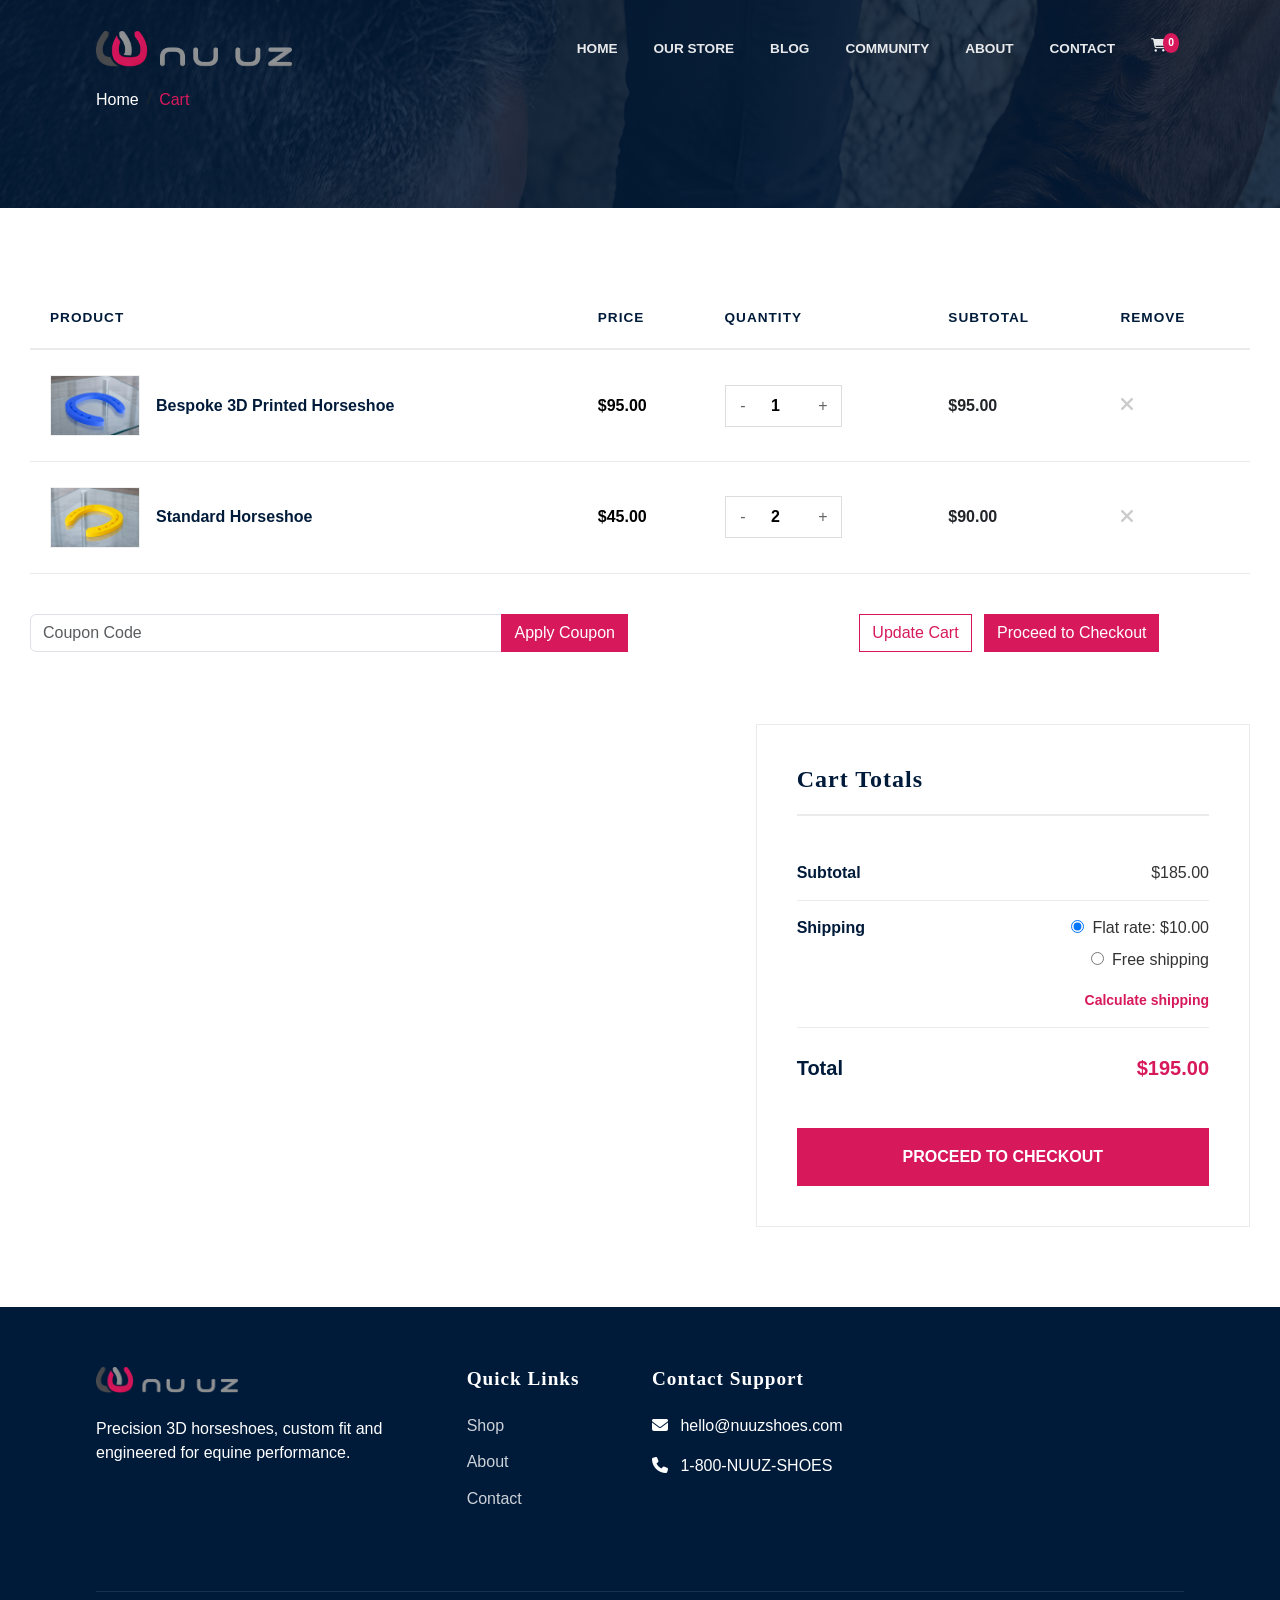
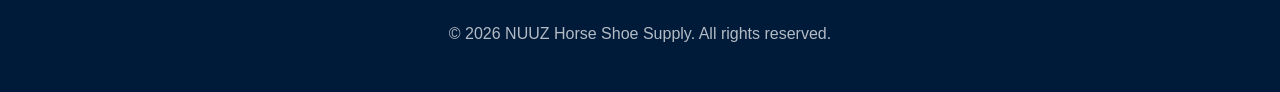
<file: cart.html>
<!DOCTYPE html>
<html lang="en">
<head>
    <meta charset="UTF-8">
    <meta name="viewport" content="width=device-width, initial-scale=1.0">
    <title>Shopping Cart - NUUZ Horse Shoe Store</title>
    <!-- Bootstrap CSS -->
    <link href="https://cdn.jsdelivr.net/npm/bootstrap@5.3.0/dist/css/bootstrap.min.css" rel="stylesheet">
    <!-- Font Awesome -->
    <link rel="stylesheet" href="https://cdnjs.cloudflare.com/ajax/libs/font-awesome/6.4.0/css/all.min.css">
    <!-- AOS Animation -->
    <link href="https://unpkg.com/aos@2.3.1/dist/aos.css" rel="stylesheet">
    <!-- Custom CSS -->
    <link rel="stylesheet" href="css/style.css">
</head>
<body>
    <a class="skip-link" href="#main-content">Skip to main content</a>

    <!-- Navigation -->
    <nav class="navbar navbar-expand-lg navbar-light scrolled" id="mainNav">
        <div class="container-fluid">
            <a class="navbar-brand" href="index.html">
                <img src="img/nuuz-logo.webp" alt="NUUZ Horse Shoe Store">
            </a>
            <button class="navbar-toggler" type="button" data-bs-toggle="collapse" data-bs-target="#navbarNav" aria-controls="navbarNav" aria-expanded="false" aria-label="Toggle navigation">
                <span class="navbar-toggler-icon"></span>
            </button>
            <div class="collapse navbar-collapse" id="navbarNav">
                <ul class="navbar-nav ms-auto">
                    <li class="nav-item">
                        <a class="nav-link" href="index.html">Home</a>
                    </li>
                    <li class="nav-item">
                        <a class="nav-link" href="our-store.html">Our Store</a>
                    </li>
                    <li class="nav-item">
                        <a class="nav-link" href="blog.html">Blog</a>
                    </li>
                    <li class="nav-item">
                        <a class="nav-link" href="#">Community</a>
                    </li>
                    <li class="nav-item">
                        <a class="nav-link" href="about.html">About</a>
                    </li>
                    <li class="nav-item">
                        <a class="nav-link" href="contact.html">Contact</a>
                    </li>
                    <li class="nav-item">
                        <a class="nav-link nav-cart active" href="cart.html" title="View Cart">
                            <i class="fas fa-shopping-cart"></i>
                            <span class="cart-badge">0</span>
                        </a>
                    </li>
                </ul>
            </div>
        </div>
    </nav>

    <!-- Shop Banner Section (reused for breadcrumb) -->
    <section class="shop-banner">
        <div class="container">
            <div class="row">
                <div class="col-12">
                    <div class="shop-banner-content">
                        <nav aria-label="breadcrumb">
                            <ol class="breadcrumb mt-2">
                                <li class="breadcrumb-item"><a href="index.html" class="text-white text-decoration-none">Home</a></li>
                                <li class="breadcrumb-item active text-accent-gold" aria-current="page">Cart</li>
                            </ol>
                        </nav>
                    </div>
                </div>
            </div>
        </div>
    </section>

    <main id="main-content" class="section-padding">
        <div class="container-fluid cart-wide-container">
            <div class="row">
                <div class="col-lg-12">
                    <div class="table-responsive mb-4">
                        <table class="table align-middle cart-table">
                            <thead>
                                <tr>
                                    <th scope="col">Product</th>
                                    <th scope="col">Price</th>
                                    <th scope="col">Quantity</th>
                                    <th scope="col">Subtotal</th>
                                    <th scope="col">Remove</th>
                                </tr>
                            </thead>
                            <tbody>
                                <tr>
                                    <td>
                                        <div class="d-flex align-items-center">
                                            <img src="img/Horse-Shoe-011.png" alt="Bespoke 3D Horseshoe" class="img-fluid me-3" style="width: 90px; border: 1px solid #f0f0f0;">
                                            <a href="product-details.html" class="cart-product-name">Bespoke 3D Printed Horseshoe</a>
                                        </div>
                                    </td>
                                    <td class="fw-bold">$95.00</td>
                                    <td>
                                        <div class="qty-container">
                                            <button class="qty-btn" onclick="this.parentNode.querySelector('input').stepDown()">-</button>
                                            <input type="number" class="qty-input" value="1" min="1">
                                            <button class="qty-btn" onclick="this.parentNode.querySelector('input').stepUp()">+</button>
                                        </div>
                                    </td>
                                    <td class="fw-bold text-dark">$95.00</td>
                                    <td>
                                        <button class="remove-item"><i class="fas fa-times"></i></button>
                                    </td>
                                </tr>
                                <tr>
                                    <td>
                                        <div class="d-flex align-items-center">
                                            <img src="img/Horse-Shoe-02.png" alt="Standard Horseshoe" class="img-fluid me-3" style="width: 90px; border: 1px solid #f0f0f0;">
                                            <a href="product-details.html" class="cart-product-name">Standard Horseshoe</a>
                                        </div>
                                    </td>
                                    <td class="fw-bold">$45.00</td>
                                    <td>
                                        <div class="qty-container">
                                            <button class="qty-btn" onclick="this.parentNode.querySelector('input').stepDown()">-</button>
                                            <input type="number" class="qty-input" value="2" min="1">
                                            <button class="qty-btn" onclick="this.parentNode.querySelector('input').stepUp()">+</button>
                                        </div>
                                    </td>
                                    <td class="fw-bold text-dark">$90.00</td>
                                    <td>
                                        <button class="remove-item"><i class="fas fa-times"></i></button>
                                    </td>
                                </tr>
                            </tbody>
                        </table>
                    </div>
                </div>
            </div>

            <div class="row justify-content-between">
                <div class="col-lg-6 mb-4">
                    <div class="input-group">
                        <input type="text" class="form-control" placeholder="Coupon Code">
                        <button class="btn btn-primary" type="button">Apply Coupon</button>
                    </div>
                </div>
                <div class="col-lg-4 mb-4 text-start">
                    <button class="btn btn-outline-primary me-2">Update Cart</button>
                    <a href="checkout.html" class="btn btn-primary text-decoration-none">Proceed to Checkout</a>
                </div>
            </div>

            <div class="row justify-content-end mt-5">
                <div class="col-lg-5">
                    <div class="cart-collaterals">
                        <h2>Cart Totals</h2>
                        <table class="shop_table_totals">
                            <tbody>
                                <tr class="cart-subtotal">
                                    <th>Subtotal</th>
                                    <td><span class="amount">$185.00</span></td>
                                </tr>
                                <tr class="shipping">
                                    <th>Shipping</th>
                                    <td>
                                        <ul id="shipping_method" class="list-unstyled mb-0">
                                            <li class="mb-2">
                                                <input type="radio" name="shipping_method" id="flat_rate" checked>
                                                <label for="flat_rate" class="ms-1">Flat rate: <span class="amount">$10.00</span></label>
                                            </li>
                                            <li>
                                                <input type="radio" name="shipping_method" id="free_shipping">
                                                <label for="free_shipping" class="ms-1">Free shipping</label>
                                            </li>
                                        </ul>
                                        <p class="mb-0 mt-3"><a href="#" class="text-accent-gold text-decoration-none small fw-bold">Calculate shipping</a></p>
                                    </td>
                                </tr>
                                <tr class="order-total">
                                    <th>Total</th>
                                    <td><strong><span class="amount text-accent-gold">$195.00</span></strong></td>
                                </tr>
                            </tbody>
                        </table>
                        <a href="checkout.html" class="btn btn-primary w-100 py-3 text-uppercase fw-bold letter-spacing-1">Proceed to Checkout</a>
                    </div>
                </div>
            </div>
        </div>
    </main>

    <!-- Footer -->
    <footer id="contact">
        <div class="container">
            <div class="row">
                <div class="col-lg-4 mb-4">
                    <img src="img/nuuz-logo.webp" alt="NUUZ" class="footer-logo mb-4">
                    <p>Precision 3D horseshoes, custom fit and engineered for equine performance.</p>
                </div>
                <div class="col-lg-2 col-md-6 mb-4">
                    <h5 class="footer-title">Quick Links</h5>
                    <ul class="footer-links">
                        <li><a href="our-store.html">Shop</a></li>
                        <li><a href="index.html#about">About</a></li>
                        <li><a href="index.html#contact">Contact</a></li>
                    </ul>
                </div>
                <div class="col-lg-6 col-md-6 mb-4">
                    <h5 class="footer-title">Contact Support</h5>
                    <p><i class="fas fa-envelope me-2"></i> hello@nuuzshoes.com</p>
                    <p><i class="fas fa-phone me-2"></i> 1-800-NUUZ-SHOES</p>
                </div>
            </div>
            <div class="footer-bottom">
                <p>&copy; 2026 NUUZ Horse Shoe Supply. All rights reserved.</p>
            </div>
        </div>
    </footer>

    <button class="scroll-top" id="scrollTop"><i class="fas fa-arrow-up"></i></button>

    <!-- Bootstrap JS -->
    <script src="https://cdn.jsdelivr.net/npm/bootstrap@5.3.0/dist/js/bootstrap.bundle.min.js"></script>
    <!-- AOS JS -->
    <script src="https://unpkg.com/aos@2.3.1/dist/aos.js"></script>
    <!-- Custom JS -->
    <script src="js/main.js"></script>
</body>
</html>
</file>
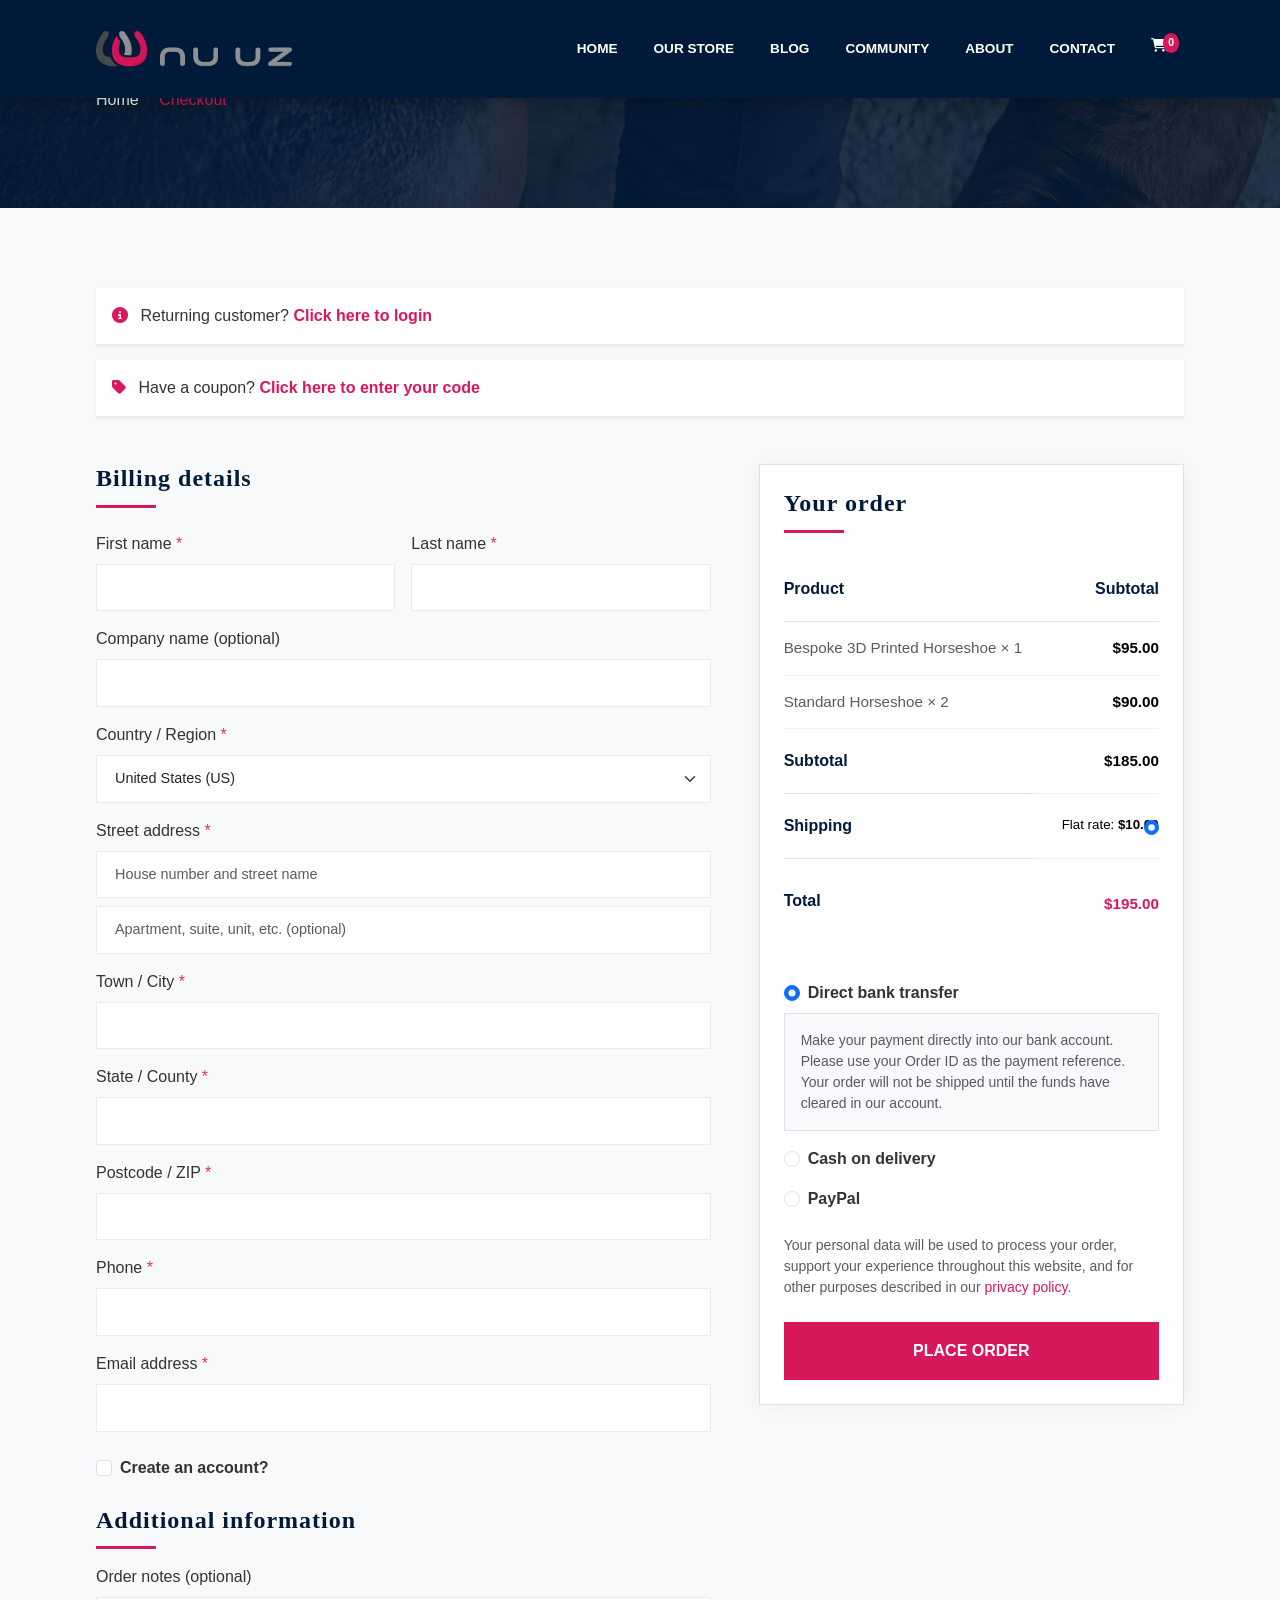
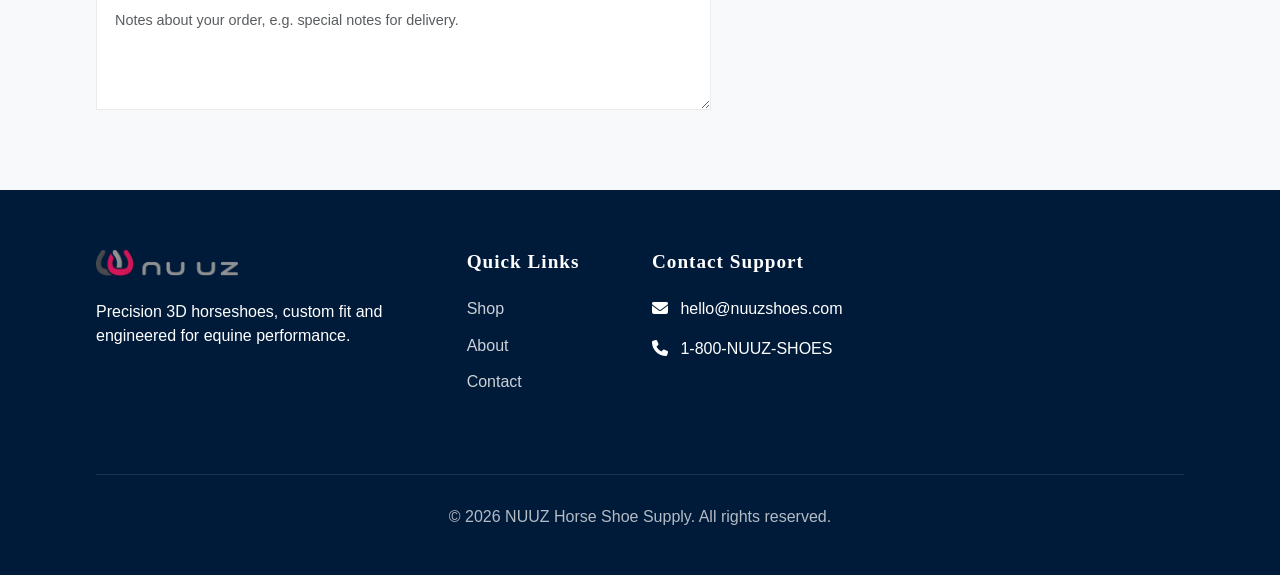
<file: checkout.html>
<!DOCTYPE html>
<html lang="en">
<head>
    <meta charset="UTF-8">
    <meta name="viewport" content="width=device-width, initial-scale=1.0">
    <title>Checkout - NUUZ Horse Shoe Store</title>
    <!-- Bootstrap CSS -->
    <link href="https://cdn.jsdelivr.net/npm/bootstrap@5.3.0/dist/css/bootstrap.min.css" rel="stylesheet">
    <!-- Font Awesome -->
    <link rel="stylesheet" href="https://cdnjs.cloudflare.com/ajax/libs/font-awesome/6.4.0/css/all.min.css">
    <!-- AOS Animation -->
    <link href="https://unpkg.com/aos@2.3.1/dist/aos.css" rel="stylesheet">
    <!-- Custom CSS -->
    <link rel="stylesheet" href="css/style.css">
</head>
<body>
    <a class="skip-link" href="#main-content">Skip to main content</a>

    <!-- Navigation -->
    <nav class="navbar navbar-expand-lg navbar-light scrolled" id="mainNav">
        <div class="container-fluid">
            <a class="navbar-brand" href="index.html">
                <img src="img/nuuz-logo.webp" alt="NUUZ Horse Shoe Store">
            </a>
            <button class="navbar-toggler" type="button" data-bs-toggle="collapse" data-bs-target="#navbarNav">
                <span class="navbar-toggler-icon"></span>
            </button>
            <div class="collapse navbar-collapse" id="navbarNav">
                <ul class="navbar-nav ms-auto">
                    <li class="nav-item"><a class="nav-link" href="index.html">Home</a></li>
                    <li class="nav-item"><a class="nav-link" href="our-store.html">Our Store</a></li>
                    <li class="nav-item"><a class="nav-link" href="index.html#blog">Blog</a></li>
                    <li class="nav-item"><a class="nav-link" href="#">Community</a></li>
                    <li class="nav-item"><a class="nav-link" href="index.html#about">About</a></li>
                    <li class="nav-item"><a class="nav-link" href="index.html#contact">Contact</a></li>
                    <li class="nav-item">
                        <a class="nav-link nav-cart active" href="cart.html" title="View Cart">
                            <i class="fas fa-shopping-cart"></i>
                            <span class="cart-badge">0</span>
                        </a>
                    </li>
                </ul>
            </div>
        </div>
    </nav>

    <!-- Breadcrumb -->
    <section class="shop-banner">
        <div class="container">
            <div class="row">
                <div class="col-12">
                    <div class="shop-banner-content">
                        <nav aria-label="breadcrumb">
                            <ol class="breadcrumb mt-2">
                                <li class="breadcrumb-item"><a href="index.html" class="text-white text-decoration-none">Home</a></li>
                                <li class="breadcrumb-item active text-accent-gold" aria-current="page">Checkout</li>
                            </ol>
                        </nav>
                    </div>
                </div>
            </div>
        </div>
    </section>

    <main id="main-content" class="section-padding bg-light">
        <div class="container">
            <div class="row mb-5">
                <div class="col-12">
                    <div class="p-3 mb-3 bg-white shadow-sm">
                        <i class="fas fa-info-circle text-accent-gold me-2"></i> Returning customer? <a href="#" class="text-decoration-none text-accent-gold fw-bold">Click here to login</a>
                    </div>
                    <div class="p-3 bg-white shadow-sm">
                        <i class="fas fa-tag text-accent-gold me-2"></i> Have a coupon? <a href="#" class="text-decoration-none text-accent-gold fw-bold">Click here to enter your code</a>
                    </div>
                </div>
            </div>

            <form action="#" class="checkout-form">
                <div class="row g-5">
                    <div class="col-lg-7">
                        <h3 class="checkout-form-title mb-4">Billing details</h3>
                        <div class="row g-3">
                            <div class="col-md-6">
                                <label class="form-label">First name <span class="text-danger">*</span></label>
                                <input type="text" class="form-control checkout-field" required>
                            </div>
                            <div class="col-md-6">
                                <label class="form-label">Last name <span class="text-danger">*</span></label>
                                <input type="text" class="form-control checkout-field" required>
                            </div>
                            <div class="col-12">
                                <label class="form-label">Company name (optional)</label>
                                <input type="text" class="form-control checkout-field">
                            </div>
                            <div class="col-12">
                                <label class="form-label">Country / Region <span class="text-danger">*</span></label>
                                <select class="form-select checkout-field" required>
                                    <option value="US">United States (US)</option>
                                    <option value="UK">United Kingdom (UK)</option>
                                    <option value="AU">Australia (AU)</option>
                                </select>
                            </div>
                            <div class="col-12">
                                <label class="form-label">Street address <span class="text-danger">*</span></label>
                                <input type="text" class="form-control checkout-field mb-2" placeholder="House number and street name" required>
                                <input type="text" class="form-control checkout-field" placeholder="Apartment, suite, unit, etc. (optional)">
                            </div>
                            <div class="col-12">
                                <label class="form-label">Town / City <span class="text-danger">*</span></label>
                                <input type="text" class="form-control checkout-field" required>
                            </div>
                            <div class="col-12">
                                <label class="form-label">State / County <span class="text-danger">*</span></label>
                                <input type="text" class="form-control checkout-field" required>
                            </div>
                            <div class="col-12">
                                <label class="form-label">Postcode / ZIP <span class="text-danger">*</span></label>
                                <input type="text" class="form-control checkout-field" required>
                            </div>
                            <div class="col-12">
                                <label class="form-label">Phone <span class="text-danger">*</span></label>
                                <input type="tel" class="form-control checkout-field" required>
                            </div>
                            <div class="col-12">
                                <label class="form-label">Email address <span class="text-danger">*</span></label>
                                <input type="email" class="form-control checkout-field" required>
                            </div>
                            <div class="col-12 mt-4">
                                <div class="form-check">
                                    <input class="form-check-input" type="checkbox" id="createAccount">
                                    <label class="form-check-label fw-bold" for="createAccount">Create an account?</label>
                                </div>
                            </div>
                            <div class="col-12 mt-4">
                                <h3 class="checkout-form-title mb-3">Additional information</h3>
                                <label class="form-label">Order notes (optional)</label>
                                <textarea class="form-control checkout-field" rows="4" placeholder="Notes about your order, e.g. special notes for delivery."></textarea>
                            </div>
                        </div>
                    </div>

                    <div class="col-lg-5">
                        <div class="order-review-container p-4 bg-white border">
                            <h3 class="checkout-form-title mb-4">Your order</h3>
                            <table class="table checkout-order-table">
                                <thead>
                                    <tr>
                                        <th>Product</th>
                                        <th class="text-end">Subtotal</th>
                                    </tr>
                                </thead>
                                <tbody>
                                    <tr>
                                        <td class="text-muted">Bespoke 3D Printed Horseshoe × 1</td>
                                        <td class="text-end fw-bold">$95.00</td>
                                    </tr>
                                    <tr>
                                        <td class="text-muted">Standard Horseshoe × 2</td>
                                        <td class="text-end fw-bold">$90.00</td>
                                    </tr>
                                </tbody>
                                <tfoot>
                                    <tr class="cart-subtotal">
                                        <th>Subtotal</th>
                                        <td class="text-end fw-bold">$185.00</td>
                                    </tr>
                                    <tr class="shipping">
                                        <th>Shipping</th>
                                        <td class="text-end">
                                            <div class="form-check d-flex justify-content-end align-items-center gap-2">
                                                <label class="form-check-label small" for="flatRate">Flat rate: <strong>$10.00</strong></label>
                                                <input class="form-check-input" type="radio" name="shipMethod" id="flatRate" checked>
                                            </div>
                                        </td>
                                    </tr>
                                    <tr class="order-total">
                                        <th>Total</th>
                                        <td class="text-end text-accent-gold h4 fw-bold">$195.00</td>
                                    </tr>
                                </tfoot>
                            </table>

                            <div class="payment-selection mt-5">
                                <div class="payment-method-item mb-3">
                                    <div class="form-check">
                                        <input class="form-check-input" type="radio" name="payment" id="bankTrans" checked>
                                        <label class="form-check-label fw-bold" for="bankTrans">Direct bank transfer</label>
                                    </div>
                                    <div class="p-3 bg-light mt-2 small text-muted border">
                                        Make your payment directly into our bank account. Please use your Order ID as the payment reference. Your order will not be shipped until the funds have cleared in our account.
                                    </div>
                                </div>
                                <div class="payment-method-item mb-3">
                                    <div class="form-check">
                                        <input class="form-check-input" type="radio" name="payment" id="codPay">
                                        <label class="form-check-label fw-bold" for="codPay">Cash on delivery</label>
                                    </div>
                                </div>
                                <div class="payment-method-item mb-4">
                                    <div class="form-check">
                                        <input class="form-check-input" type="radio" name="payment" id="paypalPay">
                                        <label class="form-check-label fw-bold" for="paypalPay">PayPal</label>
                                    </div>
                                </div>
                                <p class="small text-muted mb-4">Your personal data will be used to process your order, support your experience throughout this website, and for other purposes described in our <a href="#" class="text-accent-gold text-decoration-none">privacy policy</a>.</p>
                                <button type="submit" class="btn btn-primary w-100 py-3 text-uppercase fw-bold">Place Order</button>
                            </div>
                        </div>
                    </div>
                </div>
            </form>
        </div>
    </main>

    <!-- Footer -->
    <footer id="contact">
        <div class="container">
            <div class="row">
                <div class="col-lg-4 mb-4">
                    <img src="img/nuuz-logo.webp" alt="NUUZ" class="footer-logo mb-4">
                    <p>Precision 3D horseshoes, custom fit and engineered for equine performance.</p>
                </div>
                <div class="col-lg-2 col-md-6 mb-4">
                    <h5 class="footer-title">Quick Links</h5>
                    <ul class="footer-links">
                        <li><a href="our-store.html">Shop</a></li>
                        <li><a href="index.html#about">About</a></li>
                        <li><a href="index.html#contact">Contact</a></li>
                    </ul>
                </div>
                <div class="col-lg-6 col-md-6 mb-4">
                    <h5 class="footer-title">Contact Support</h5>
                    <p><i class="fas fa-envelope me-2"></i> hello@nuuzshoes.com</p>
                    <p><i class="fas fa-phone me-2"></i> 1-800-NUUZ-SHOES</p>
                </div>
            </div>
            <div class="footer-bottom">
                <p>&copy; 2026 NUUZ Horse Shoe Supply. All rights reserved.</p>
            </div>
        </div>
    </footer>

    <button class="scroll-top" id="scrollTop"><i class="fas fa-arrow-up"></i></button>

    <script src="https://cdn.jsdelivr.net/npm/bootstrap@5.3.0/dist/js/bootstrap.bundle.min.js"></script>
    <script src="js/main.js"></script>
</body>
</html>
</file>
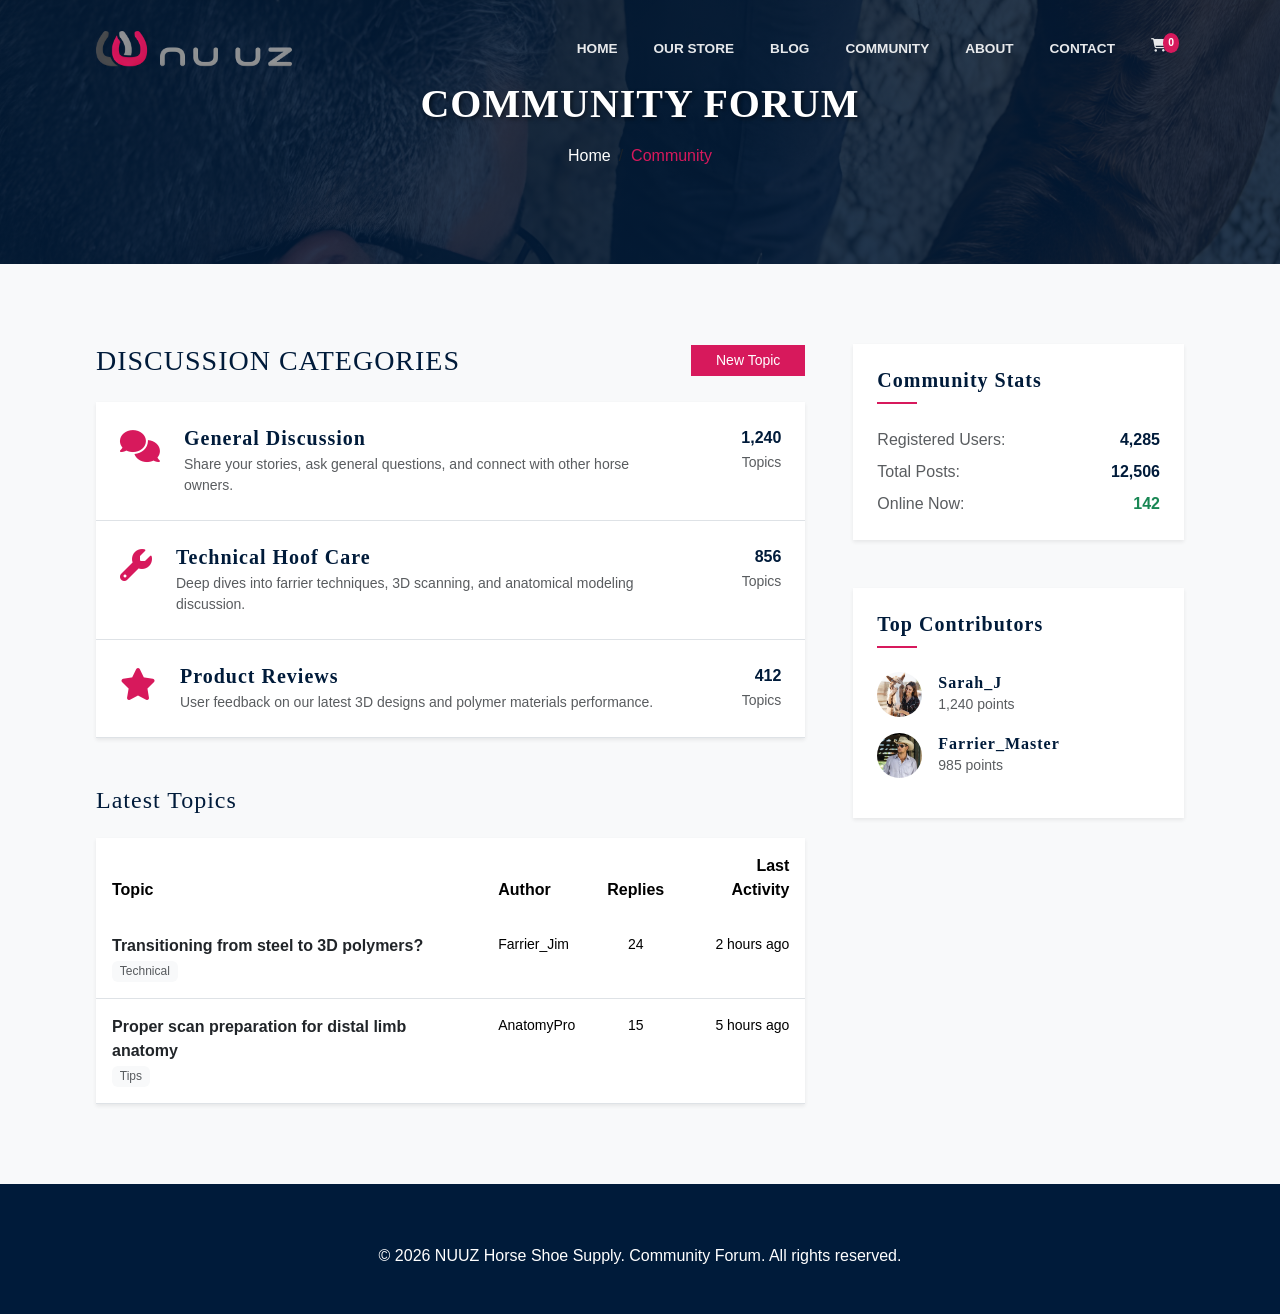
<file: community.html>
<!DOCTYPE html>
<html lang="en">
<head>
    <meta charset="UTF-8">
    <meta name="viewport" content="width=device-width, initial-scale=1.0">
    <title>Community Forum - NUUZ Horse Shoe Store</title>
    <!-- Bootstrap CSS -->
    <link href="https://cdn.jsdelivr.net/npm/bootstrap@5.3.0/dist/css/bootstrap.min.css" rel="stylesheet">
    <!-- Font Awesome -->
    <link rel="stylesheet" href="https://cdnjs.cloudflare.com/ajax/libs/font-awesome/6.4.0/css/all.min.css">
    <!-- AOS Animation -->
    <link href="https://unpkg.com/aos@2.3.1/dist/aos.css" rel="stylesheet">
    <!-- Custom CSS -->
    <link rel="stylesheet" href="css/style.css">
</head>
<body>
    <a class="skip-link" href="#main-content">Skip to main content</a>

    <!-- Navigation -->
    <nav class="navbar navbar-expand-lg navbar-light scrolled" id="mainNav">
        <div class="container-fluid">
            <a class="navbar-brand" href="index.html">
                <img src="img/nuuz-logo.webp" alt="NUUZ Horse Shoe Store">
            </a>
            <button class="navbar-toggler" type="button" data-bs-toggle="collapse" data-bs-target="#navbarNav">
                <span class="navbar-toggler-icon"></span>
            </button>
            <div class="collapse navbar-collapse" id="navbarNav">
                <ul class="navbar-nav ms-auto">
                    <li class="nav-item"><a class="nav-link" href="index.html">Home</a></li>
                    <li class="nav-item"><a class="nav-link" href="our-store.html">Our Store</a></li>
                    <li class="nav-item"><a class="nav-link" href="blog.html">Blog</a></li>
                    <li class="nav-item"><a class="nav-link active" href="community.html">Community</a></li>
                    <li class="nav-item"><a class="nav-link" href="about.html">About</a></li>
                    <li class="nav-item"><a class="nav-link" href="contact.html">Contact</a></li>
                    <li class="nav-item">
                        <a class="nav-link nav-cart" href="cart.html" title="View Cart">
                            <i class="fas fa-shopping-cart"></i>
                            <span class="cart-badge">0</span>
                        </a>
                    </li>
                </ul>
            </div>
        </div>
    </nav>

    <!-- Header Banner -->
    <section class="shop-banner">
        <div class="container">
            <div class="row">
                <div class="col-12 text-center">
                    <div class="shop-banner-content">
                        <h1 class="display-4 fw-bold mb-3">Community Forum</h1>
                        <nav aria-label="breadcrumb">
                            <ol class="breadcrumb justify-content-center">
                                <li class="breadcrumb-item"><a href="index.html" class="text-white text-decoration-none">Home</a></li>
                                <li class="breadcrumb-item active text-accent-gold" aria-current="page">Community</li>
                            </ol>
                        </nav>
                    </div>
                </div>
            </div>
        </div>
    </section>

    <main id="main-content" class="section-padding bg-light">
        <div class="container">
            <div class="row g-5">
                <!-- Forum Content -->
                <div class="col-lg-8">
                    <div class="forum-header d-flex justify-content-between align-items-center mb-4">
                        <h2 class="text-primary-blue h3 mb-0">Discussion Categories</h2>
                        <button class="btn btn-primary btn-sm px-4">New Topic</button>
                    </div>

                    <!-- Forum Categories -->
                    <div class="forum-category-list shadow-sm bg-white p-0">
                        <!-- Category Item -->
                        <div class="p-4 border-bottom d-flex align-items-start hover-bg-light transition">
                            <div class="flex-shrink-0 mt-1">
                                <i class="fas fa-comments fa-2x text-accent-gold"></i>
                            </div>
                            <div class="ms-4 flex-grow-1">
                                <h4 class="h5 mb-1"><a href="#" class="text-decoration-none text-primary-blue fw-bold">General Discussion</a></h4>
                                <p class="text-muted small mb-0">Share your stories, ask general questions, and connect with other horse owners.</p>
                            </div>
                            <div class="ms-3 text-end d-none d-md-block" style="min-width: 100px;">
                                <span class="d-block fw-bold text-primary-blue">1,240</span>
                                <span class="text-muted small">Topics</span>
                            </div>
                        </div>

                        <!-- Category Item -->
                        <div class="p-4 border-bottom d-flex align-items-start hover-bg-light transition">
                            <div class="flex-shrink-0 mt-1">
                                <i class="fas fa-wrench fa-2x text-accent-gold"></i>
                            </div>
                            <div class="ms-4 flex-grow-1">
                                <h4 class="h5 mb-1"><a href="#" class="text-decoration-none text-primary-blue fw-bold">Technical Hoof Care</a></h4>
                                <p class="text-muted small mb-0">Deep dives into farrier techniques, 3D scanning, and anatomical modeling discussion.</p>
                            </div>
                            <div class="ms-3 text-end d-none d-md-block" style="min-width: 100px;">
                                <span class="d-block fw-bold text-primary-blue">856</span>
                                <span class="text-muted small">Topics</span>
                            </div>
                        </div>

                        <!-- Category Item -->
                        <div class="p-4 border-bottom d-flex align-items-start hover-bg-light transition">
                            <div class="flex-shrink-0 mt-1">
                                <i class="fas fa-star fa-2x text-accent-gold"></i>
                            </div>
                            <div class="ms-4 flex-grow-1">
                                <h4 class="h5 mb-1"><a href="#" class="text-decoration-none text-primary-blue fw-bold">Product Reviews</a></h4>
                                <p class="text-muted small mb-0">User feedback on our latest 3D designs and polymer materials performance.</p>
                            </div>
                            <div class="ms-3 text-end d-none d-md-block" style="min-width: 100px;">
                                <span class="d-block fw-bold text-primary-blue">412</span>
                                <span class="text-muted small">Topics</span>
                            </div>
                        </div>
                    </div>

                    <!-- Latest Topics -->
                    <div class="mt-5">
                        <h3 class="text-primary-blue h4 mb-4">Latest Topics</h3>
                        <div class="table-responsive bg-white shadow-sm">
                            <table class="table table-hover mb-0">
                                <thead class="bg-light">
                                    <tr>
                                        <th class="p-3 border-0">Topic</th>
                                        <th class="p-3 border-0">Author</th>
                                        <th class="p-3 border-0 text-center">Replies</th>
                                        <th class="p-3 border-0 text-end">Last Activity</th>
                                    </tr>
                                </thead>
                                <tbody>
                                    <tr>
                                        <td class="p-3">
                                            <a href="#" class="text-decoration-none text-dark fw-semibold d-block">Transitioning from steel to 3D polymers?</a>
                                            <span class="badge bg-light text-muted fw-normal">Technical</span>
                                        </td>
                                        <td class="p-3 small">Farrier_Jim</td>
                                        <td class="p-3 text-center small">24</td>
                                        <td class="p-3 text-end small">2 hours ago</td>
                                    </tr>
                                    <tr>
                                        <td class="p-3">
                                            <a href="#" class="text-decoration-none text-dark fw-semibold d-block">Proper scan preparation for distal limb anatomy</a>
                                            <span class="badge bg-light text-muted fw-normal">Tips</span>
                                        </td>
                                        <td class="p-3 small">AnatomyPro</td>
                                        <td class="p-3 text-center small">15</td>
                                        <td class="p-3 text-end small">5 hours ago</td>
                                    </tr>
                                </tbody>
                            </table>
                        </div>
                    </div>
                </div>

                <!-- Sidebar -->
                <div class="col-lg-4">
                    <aside class="forum-sidebar">
                        <!-- Community Stats -->
                        <div class="sidebar-widget mb-5 p-4 bg-white shadow-sm">
                            <h4 class="widget-title mb-4">Community Stats</h4>
                            <div class="d-flex justify-content-between mb-2">
                                <span class="text-muted">Registered Users:</span>
                                <span class="fw-bold text-primary-blue">4,285</span>
                            </div>
                            <div class="d-flex justify-content-between mb-2">
                                <span class="text-muted">Total Posts:</span>
                                <span class="fw-bold text-primary-blue">12,506</span>
                            </div>
                            <div class="d-flex justify-content-between">
                                <span class="text-muted">Online Now:</span>
                                <span class="text-success fw-bold">142</span>
                            </div>
                        </div>

                        <!-- Top Contributors -->
                        <div class="sidebar-widget mb-5 p-4 bg-white shadow-sm">
                            <h4 class="widget-title mb-4">Top Contributors</h4>
                            <div class="d-flex align-items-center mb-3">
                                <img src="img/Rev-01.png" alt="" class="rounded-circle me-3" style="width: 45px; height: 45px; object-fit: cover;">
                                <div>
                                    <h6 class="mb-0 text-primary-blue fw-bold">Sarah_J</h6>
                                    <small class="text-muted">1,240 points</small>
                                </div>
                            </div>
                            <div class="d-flex align-items-center mb-3">
                                <img src="img/Rev-02.png" alt="" class="rounded-circle me-3" style="width: 45px; height: 45px; object-fit: cover;">
                                <div>
                                    <h6 class="mb-0 text-primary-blue fw-bold">Farrier_Master</h6>
                                    <small class="text-muted">985 points</small>
                                </div>
                            </div>
                        </div>
                    </aside>
                </div>
            </div>
        </div>
    </main>

    <!-- Footer -->
    <footer id="contact">
        <div class="container text-center">
            <p>&copy; 2026 NUUZ Horse Shoe Supply. Community Forum. All rights reserved.</p>
        </div>
    </footer>

    <button class="scroll-top" id="scrollTop"><i class="fas fa-arrow-up"></i></button>

    <!-- Scripts -->
    <script src="https://cdn.jsdelivr.net/npm/bootstrap@5.3.0/dist/js/bootstrap.bundle.min.js"></script>
    <script src="https://unpkg.com/aos@2.3.1/dist/aos.js"></script>
    <script src="js/main.js"></script>
</body>
</html>
</file>
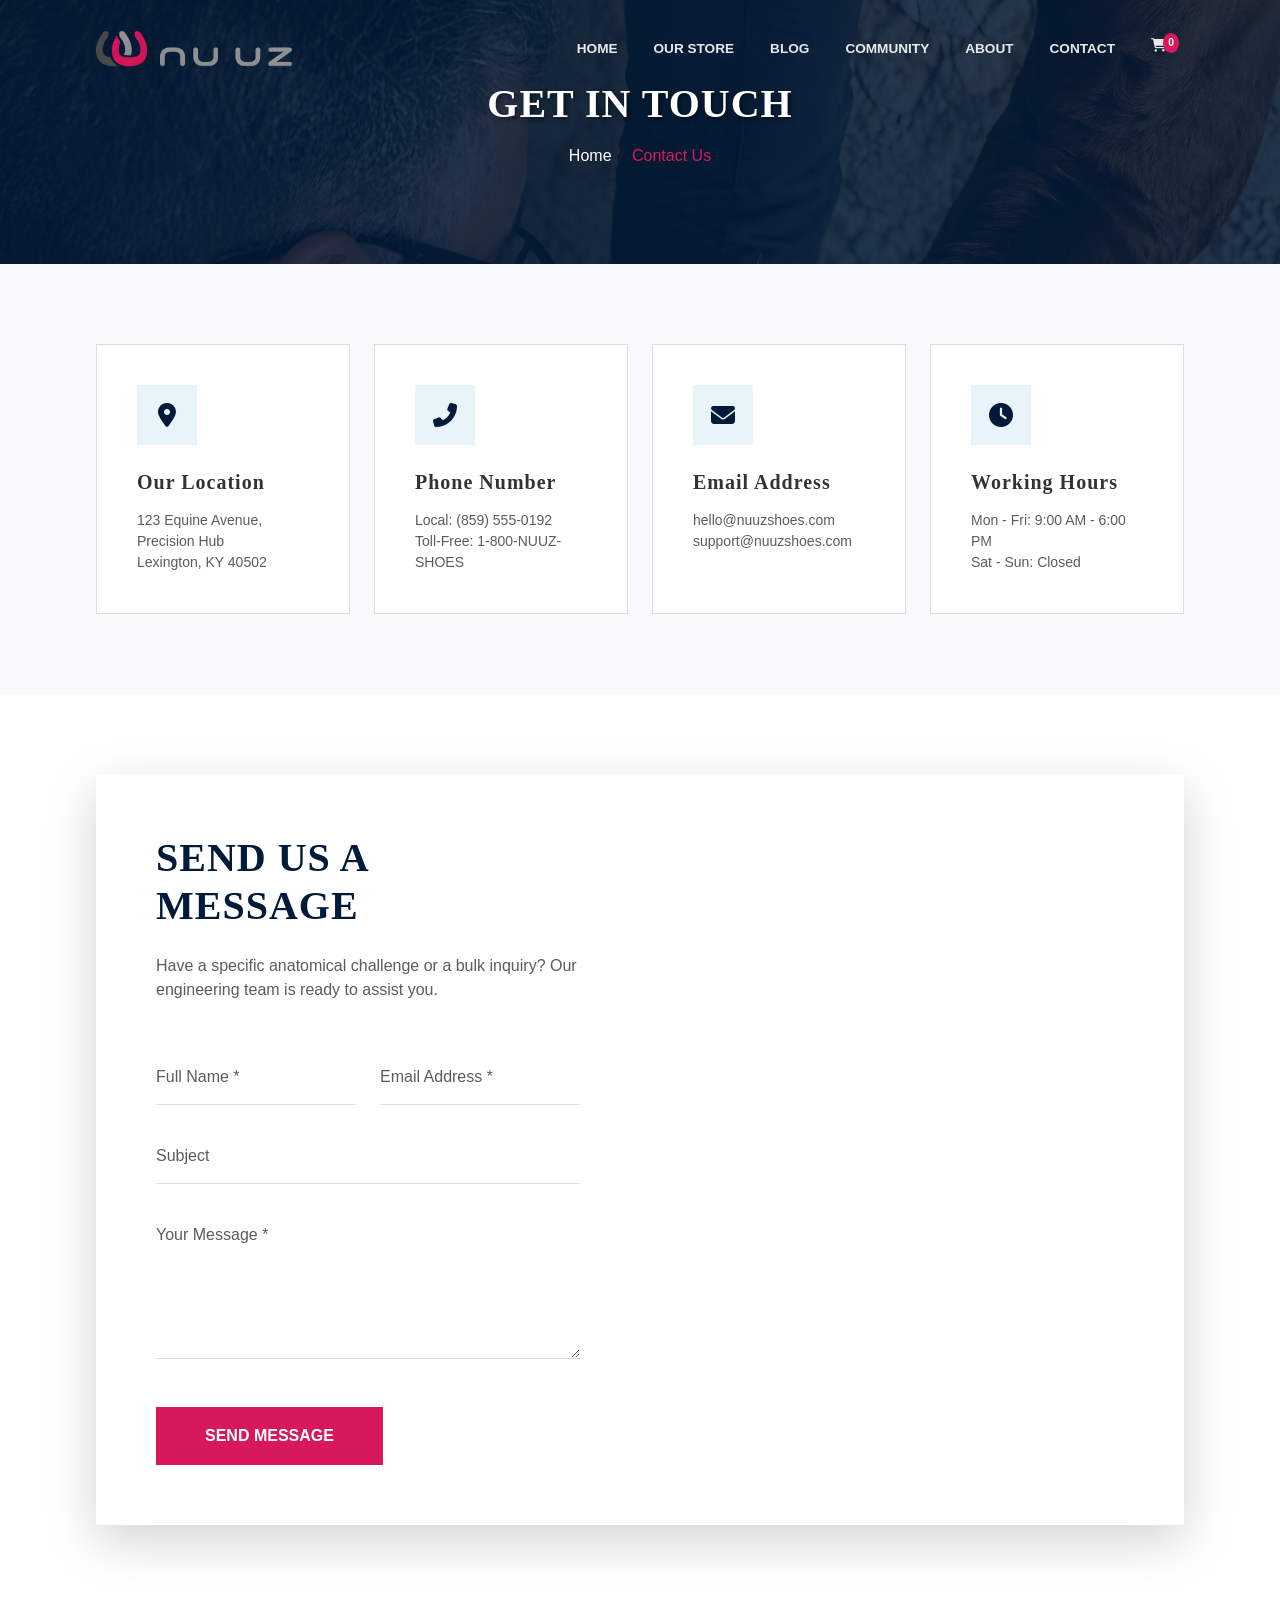
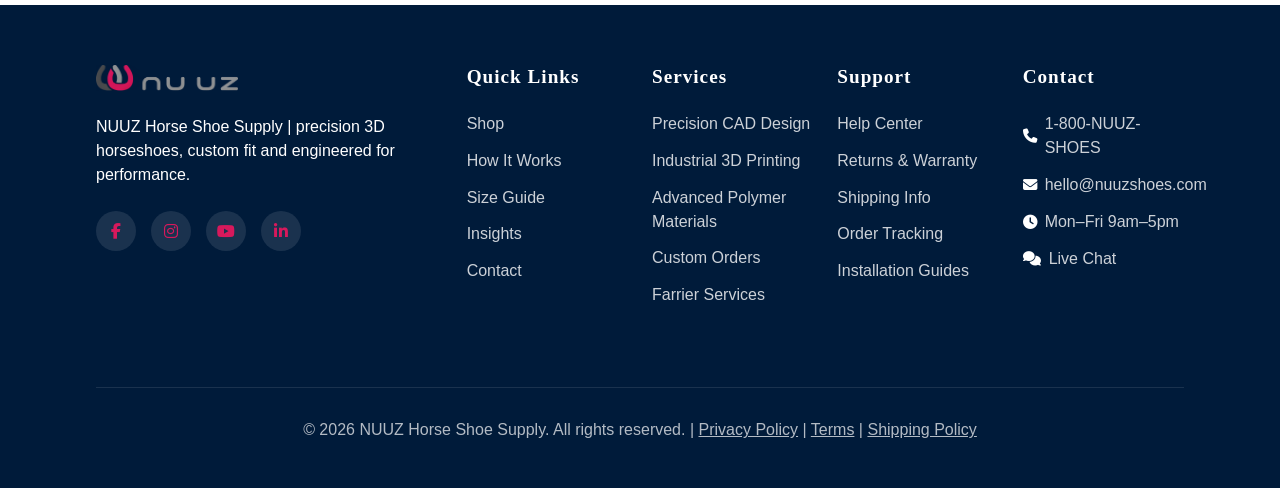
<file: contact.html>
<!DOCTYPE html>
<html lang="en">
<head>
    <meta charset="UTF-8">
    <meta name="viewport" content="width=device-width, initial-scale=1.0">
    <title>Contact Us - NUUZ Horse Shoe Store</title>
    <!-- Bootstrap CSS -->
    <link href="https://cdn.jsdelivr.net/npm/bootstrap@5.3.0/dist/css/bootstrap.min.css" rel="stylesheet">
    <!-- Font Awesome -->
    <link rel="stylesheet" href="https://cdnjs.cloudflare.com/ajax/libs/font-awesome/6.4.0/css/all.min.css">
    <!-- AOS Animation -->
    <link href="https://unpkg.com/aos@2.3.1/dist/aos.css" rel="stylesheet">
    <!-- Custom CSS -->
    <link rel="stylesheet" href="css/style.css">
</head>
<body>
    <a class="skip-link" href="#main-content">Skip to main content</a>

    <!-- Navigation -->
    <nav class="navbar navbar-expand-lg navbar-light scrolled" id="mainNav">
        <div class="container-fluid">
            <a class="navbar-brand" href="index.html">
                <img src="img/nuuz-logo.webp" alt="NUUZ Horse Shoe Store">
            </a>
            <button class="navbar-toggler" type="button" data-bs-toggle="collapse" data-bs-target="#navbarNav">
                <span class="navbar-toggler-icon"></span>
            </button>
            <div class="collapse navbar-collapse" id="navbarNav">
                <ul class="navbar-nav ms-auto">
                    <li class="nav-item"><a class="nav-link" href="index.html">Home</a></li>
                    <li class="nav-item"><a class="nav-link" href="our-store.html">Our Store</a></li>
                    <li class="nav-item"><a class="nav-link" href="blog.html">Blog</a></li>
                    <li class="nav-item"><a class="nav-link" href="#">Community</a></li>
                    <li class="nav-item"><a class="nav-link" href="about.html">About</a></li>
                    <li class="nav-item"><a class="nav-link active" href="contact.html">Contact</a></li>
                    <li class="nav-item">
                        <a class="nav-link nav-cart" href="cart.html" title="View Cart">
                            <i class="fas fa-shopping-cart"></i>
                            <span class="cart-badge">0</span>
                        </a>
                    </li>
                </ul>
            </div>
        </div>
    </nav>

    <!-- Header Banner -->
    <section class="shop-banner">
        <div class="container">
            <div class="row">
                <div class="col-12 text-center">
                    <div class="shop-banner-content">
                        <h1 class="display-4 fw-bold mb-3">Get in Touch</h1>
                        <nav aria-label="breadcrumb">
                            <ol class="breadcrumb justify-content-center">
                                <li class="breadcrumb-item"><a href="index.html" class="text-white text-decoration-none">Home</a></li>
                                <li class="breadcrumb-item active text-accent-gold" aria-current="page">Contact Us</li>
                            </ol>
                        </nav>
                    </div>
                </div>
            </div>
        </div>
    </section>

    <main id="main-content">
        <!-- Contact Info Cards -->
        <section class="section-padding bg-light">
            <div class="container">
                <div class="row g-4">
                    <div class="col-lg-3 col-md-6" data-aos="fade-up">
                        <div class="contact-info-card">
                            <div class="contact-icon-wrapper"><i class="fas fa-map-marker-alt"></i></div>
                            <h4 class="h5 fw-bold mb-3">Our Location</h4>
                            <p class="text-muted small mb-0">123 Equine Avenue, Precision Hub<br>Lexington, KY 40502</p>
                        </div>
                    </div>
                    <div class="col-lg-3 col-md-6" data-aos="fade-up" data-aos-delay="100">
                        <div class="contact-info-card">
                            <div class="contact-icon-wrapper"><i class="fas fa-phone-alt"></i></div>
                            <h4 class="h5 fw-bold mb-3">Phone Number</h4>
                            <p class="text-muted small mb-0">Local: (859) 555-0192<br>Toll-Free: 1-800-NUUZ-SHOES</p>
                        </div>
                    </div>
                    <div class="col-lg-3 col-md-6" data-aos="fade-up" data-aos-delay="200">
                        <div class="contact-info-card">
                            <div class="contact-icon-wrapper"><i class="fas fa-envelope"></i></div>
                            <h4 class="h5 fw-bold mb-3">Email Address</h4>
                            <p class="text-muted small mb-0">hello@nuuzshoes.com<br>support@nuuzshoes.com</p>
                        </div>
                    </div>
                    <div class="col-lg-3 col-md-6" data-aos="fade-up" data-aos-delay="300">
                        <div class="contact-info-card">
                            <div class="contact-icon-wrapper"><i class="fas fa-clock"></i></div>
                            <h4 class="h5 fw-bold mb-3">Working Hours</h4>
                            <p class="text-muted small mb-0">Mon - Fri: 9:00 AM - 6:00 PM<br>Sat - Sun: Closed</p>
                        </div>
                    </div>
                </div>
            </div>
        </section>

        <!-- Contact Form & Map -->
        <section class="section-padding">
            <div class="container">
                <div class="row g-0 shadow-lg">
                    <div class="col-lg-6" data-aos="fade-right">
                        <div class="contact-form-wrapper">
                            <h2 class="section-title h1 mb-4">Send us a message</h2>
                            <p class="text-muted mb-5">Have a specific anatomical challenge or a bulk inquiry? Our engineering team is ready to assist you.</p>
                            
                            <form action="#" class="contact-form">
                                <div class="row g-4">
                                    <div class="col-md-6">
                                        <input type="text" class="form-control" placeholder="Full Name *" required>
                                    </div>
                                    <div class="col-md-6">
                                        <input type="email" class="form-control" placeholder="Email Address *" required>
                                    </div>
                                    <div class="col-12">
                                        <input type="text" class="form-control" placeholder="Subject">
                                    </div>
                                    <div class="col-12">
                                        <textarea class="form-control" rows="5" placeholder="Your Message *" required></textarea>
                                    </div>
                                    <div class="col-12 mt-5">
                                        <button type="submit" class="btn btn-primary px-5 py-3 text-uppercase fw-bold ls-2">Send Message</button>
                                    </div>
                                </div>
                            </form>
                        </div>
                    </div>
                    <div class="col-lg-6" data-aos="fade-left">
                        <div class="map-container h-100 min-vh-50">
                            <iframe 
                                src="https://www.google.com/maps/embed?pb=!1m18!1m12!1m3!1d100650.45789122046!2d-84.58410298711685!3d38.03903173873468!2m3!1f0!2f0!3f0!3m2!1i1024!2i768!4f13.1!3m3!1m2!1s0x88424429cc9ceb25%3A0x84f08341908c4fdd!2sLexington%2C%20KY!5e0!3m2!1sen!2sus!4v1714035000000!5m2!1sen!2sus" 
                                width="100%" 
                                height="100%" 
                                style="border:0; min-height: 500px;" 
                                allowfullscreen="" 
                                loading="lazy">
                            </iframe>
                        </div>
                    </div>
                </div>
            </div>
        </section>
    </main>

    <!-- Footer -->
    <footer id="contact">
        <div class="container">
            <div class="row">
                <div class="col-lg-4 mb-4">
                    <a href="#">
                        <img src="img/nuuz-logo.webp" alt="NUUZ" class="footer-logo mb-4">
                    </a>
                    <p class="mb-3">NUUZ Horse Shoe Supply | precision 3D horseshoes, custom fit and engineered for performance.</p>
                    <div class="social-icons">
                        <a href="#" class="social-icon"><i class="fab fa-facebook-f"></i></a>
                        <a href="#" class="social-icon"><i class="fab fa-instagram"></i></a>
                        <a href="#" class="social-icon"><i class="fab fa-youtube"></i></a>
                        <a href="#" class="social-icon"><i class="fab fa-linkedin-in"></i></a>
                    </div>
                </div>
                <div class="col-lg-2 col-md-6 mb-4">
                    <h5 class="footer-title">Quick Links</h5>
                    <ul class="footer-links">
                        <li><a href="#">Shop</a></li>
                        <li><a href="#">How It Works</a></li>
                        <li><a href="#">Size Guide</a></li>
                        <li><a href="#blog">Insights</a></li>
                        <li><a href="#contact">Contact</a></li>
                    </ul>
                </div>
                <div class="col-lg-2 col-md-6 mb-4">
                    <h5 class="footer-title">Services</h5>
                    <ul class="footer-links">
                        <li><a href="#">Precision CAD Design</a></li>
                        <li><a href="#">Industrial 3D Printing</a></li>
                        <li><a href="#">Advanced Polymer Materials</a></li>
                        <li><a href="#">Custom Orders</a></li>
                        <li><a href="#">Farrier Services</a></li>
                    </ul>
                </div>
                <div class="col-lg-2 col-md-6 mb-4">
                    <h5 class="footer-title">Support</h5>
                    <ul class="footer-links">
                        <li><a href="#">Help Center</a></li>
                        <li><a href="#">Returns & Warranty</a></li>
                        <li><a href="#">Shipping Info</a></li>
                        <li><a href="#">Order Tracking</a></li>
                        <li><a href="#">Installation Guides</a></li>
                    </ul>
                </div>
                <div class="col-lg-2 col-md-6 mb-4">
                    <h5 class="footer-title">Contact</h5>
                    <ul class="footer-links">
                        <li><a href="#"><i class="fas fa-phone"></i> 1-800-NUUZ-SHOES</a></li>
                        <li><a href="#"><i class="fas fa-envelope"></i> hello@nuuzshoes.com</a></li>
                        <li><a href="#"><i class="fas fa-clock"></i> Mon–Fri 9am–5pm</a></li>
                        <li><a href="#"><i class="fas fa-comments"></i> Live Chat</a></li>
                    </ul>
                </div>
            </div>
            <div class="footer-bottom">
                <p>&copy; 2026 NUUZ Horse Shoe Supply. All rights reserved. | <a href="#" style="color: inherit;">Privacy Policy</a> | <a href="#" style="color: inherit;">Terms</a> | <a href="#" style="color: inherit;">Shipping Policy</a></p>
            </div>
        </div>
    </footer>

    <button class="scroll-top" id="scrollTop"><i class="fas fa-arrow-up"></i></button>

    <!-- Bootstrap JS -->
    <script src="https://cdn.jsdelivr.net/npm/bootstrap@5.3.0/dist/js/bootstrap.bundle.min.js"></script>
    <!-- AOS JS -->
    <script src="https://unpkg.com/aos@2.3.1/dist/aos.js"></script>
    <!-- Custom JS -->
    <script src="js/main.js"></script>
</body>
</html>
</file>
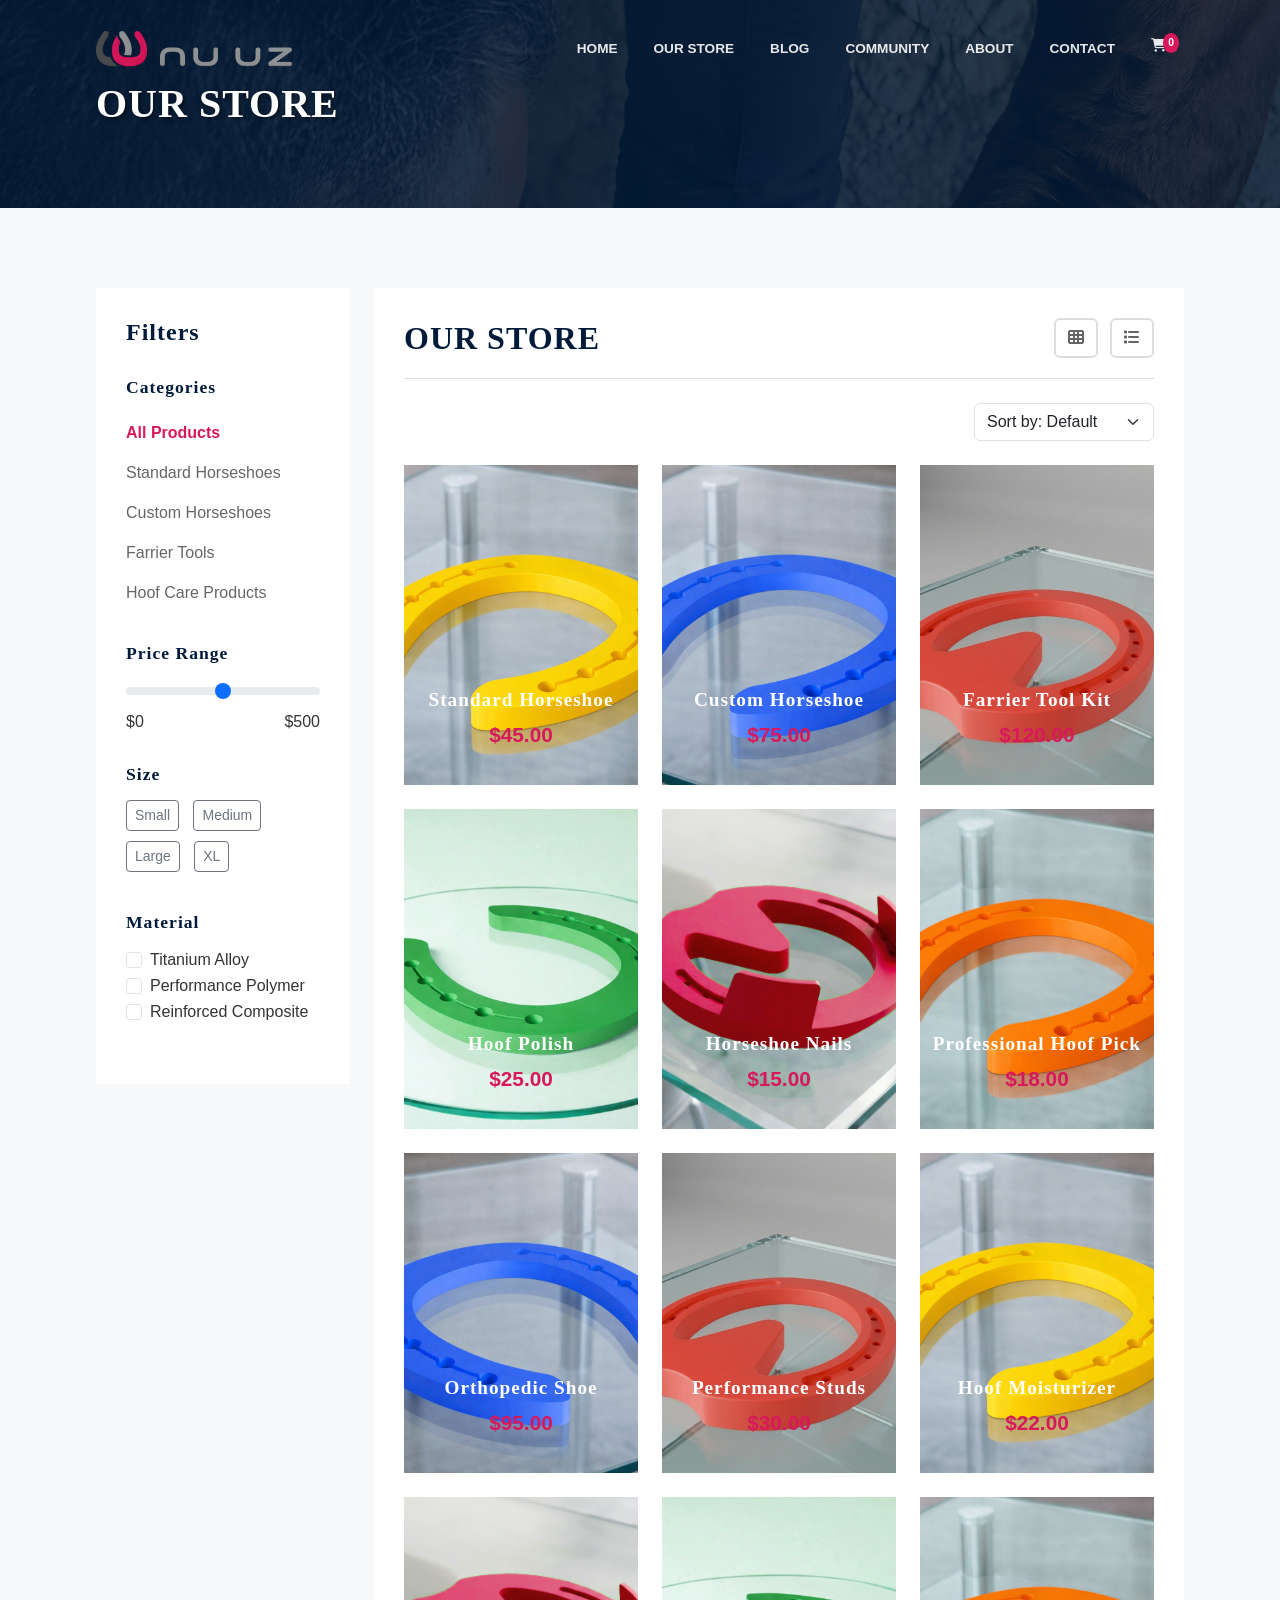
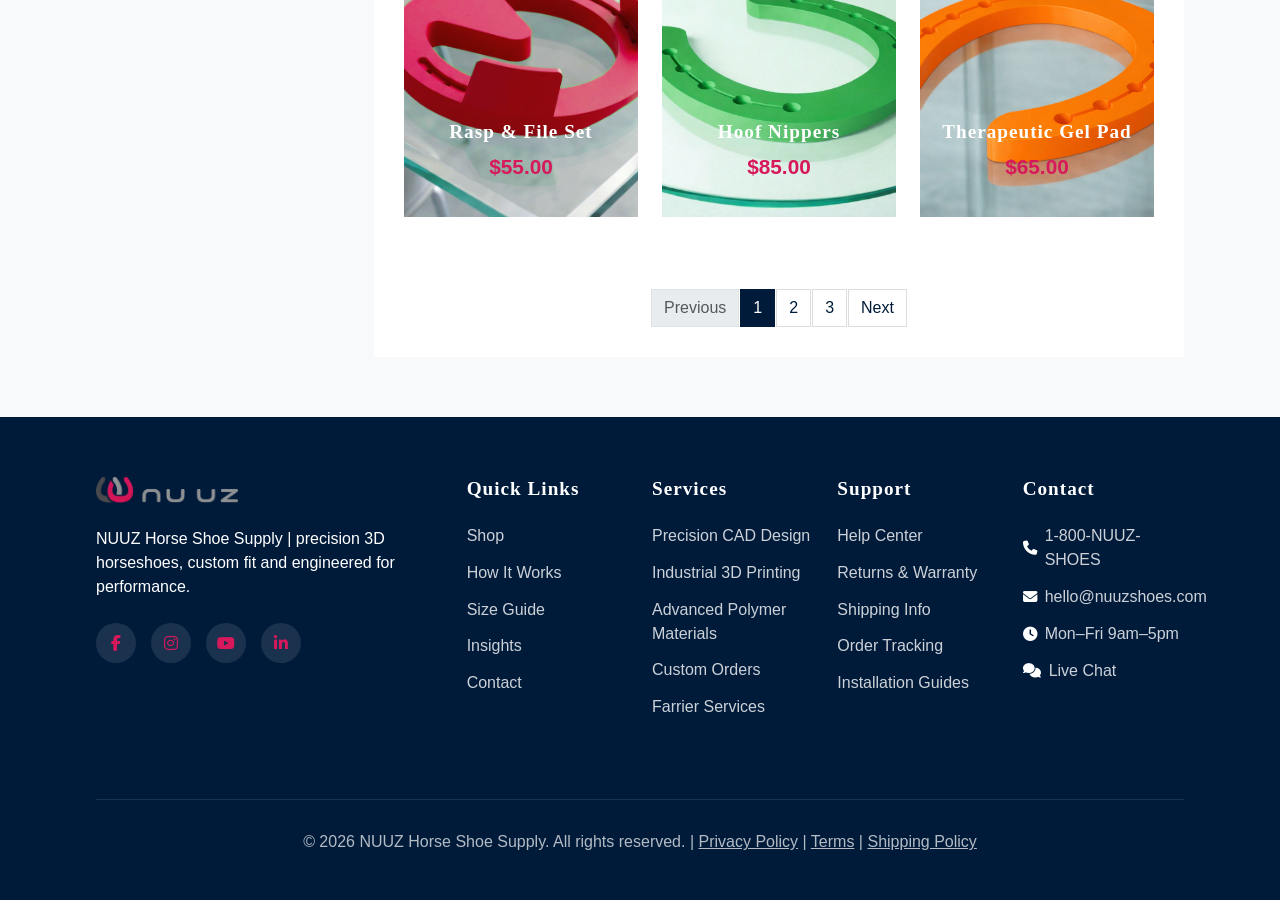
<file: our-store.html>
<!DOCTYPE html>
<html lang="en">
<head>
    <meta charset="UTF-8">
    <meta name="viewport" content="width=device-width, initial-scale=1.0">
    <title>Our Store - NUUZ Horse Shoe Store</title>
    <!-- Bootstrap CSS -->
    <link href="https://cdn.jsdelivr.net/npm/bootstrap@5.3.0/dist/css/bootstrap.min.css" rel="stylesheet">
    <!-- Font Awesome -->
    <link rel="stylesheet" href="https://cdnjs.cloudflare.com/ajax/libs/font-awesome/6.4.0/css/all.min.css">
    <!-- AOS Animation -->
    <link href="https://unpkg.com/aos@2.3.1/dist/aos.css" rel="stylesheet">
    <!-- Custom CSS -->
    <link rel="stylesheet" href="css/style.css">
</head>
<body>
    <a class="skip-link" href="#main-content">Skip to main content</a>

    <!-- Navigation -->
    <nav class="navbar navbar-expand-lg navbar-light" id="mainNav">
        <div class="container-fluid">
            <a class="navbar-brand" href="index.html">
                <img src="img/nuuz-logo.webp" alt="NUUZ Horse Shoe Store">
            </a>
            <button class="navbar-toggler" type="button" data-bs-toggle="collapse" data-bs-target="#navbarNav" aria-controls="navbarNav" aria-expanded="false" aria-label="Toggle navigation">
                <span class="navbar-toggler-icon"></span>
            </button>
            <div class="collapse navbar-collapse" id="navbarNav">
                <ul class="navbar-nav ms-auto">
                    <li class="nav-item">
                        <a class="nav-link" href="index.html">Home</a>
                    </li>
                    <li class="nav-item">
                        <a class="nav-link active" href="our-store.html">Our Store</a>
                    </li>
                    <li class="nav-item">
                        <a class="nav-link" href="blog.html">Blog</a>
                    </li>
                    <li class="nav-item">
                        <a class="nav-link" href="#">Community</a>
                    </li>
                    <li class="nav-item">
                        <a class="nav-link" href="about.html">About</a>
                    </li>
                    <li class="nav-item">
                        <a class="nav-link" href="contact.html">Contact</a>
                    </li>
                    <li class="nav-item">
                        <a class="nav-link nav-cart" href="cart.html" title="View Cart">
                            <i class="fas fa-shopping-cart"></i>
                            <span class="cart-badge">0</span>
                        </a>
                    </li>
                </ul>
            </div>
        </div>
    </nav>

    <!-- Shop Banner Section -->
    <section class="shop-banner">
        <div class="container">
            <div class="row">
                <div class="col-12">
                    <div class="shop-banner-content">
                        <h1>Our Store</h1>
                    </div>
                </div>
            </div>
        </div>
    </section>

    <!-- Shop Section -->
    <main id="main-content" class="shop-section">
        <div class="container-fluid">
            <div class="row">
                <!-- Sidebar Filters -->
                <div class="col-lg-3 col-md-4">
                    <div class="shop-sidebar">
                        <h3 class="sidebar-title">Filters</h3>
                        
                        <!-- Categories -->
                        <div class="filter-section">
                            <h4>Categories</h4>
                            <ul class="list-unstyled">
                                <li><a href="#" class="category-link active">All Products</a></li>
                                <li><a href="#" class="category-link">Standard Horseshoes</a></li>
                                <li><a href="#" class="category-link">Custom Horseshoes</a></li>
                                <li><a href="#" class="category-link">Farrier Tools</a></li>
                                <li><a href="#" class="category-link">Hoof Care Products</a></li>
                            </ul>
                        </div>
                        
                        <!-- Price Range -->
                        <div class="filter-section">
                            <h4>Price Range</h4>
                            <input type="range" class="form-range" id="priceRange" min="0" max="500" step="10">
                            <div class="d-flex justify-content-between">
                                <span>$0</span>
                                <span>$500</span>
                            </div>
                        </div>
                        
                        <!-- Size -->
                        <div class="filter-section">
                            <h4>Size</h4>
                            <div class="size-options">
                                <button class="btn btn-outline-secondary btn-sm">Small</button>
                                <button class="btn btn-outline-secondary btn-sm">Medium</button>
                                <button class="btn btn-outline-secondary btn-sm">Large</button>
                                <button class="btn btn-outline-secondary btn-sm">XL</button>
                            </div>
                        </div>
                        
                        <!-- Material -->
                        <div class="filter-section">
                            <h4>Material</h4>
                            <div class="form-check">
                                <input class="form-check-input" type="checkbox" id="titanium">
                                <label class="form-check-label" for="titanium">Titanium Alloy</label>
                            </div>
                            <div class="form-check">
                                <input class="form-check-input" type="checkbox" id="polymer">
                                <label class="form-check-label" for="polymer">Performance Polymer</label>
                            </div>
                            <div class="form-check">
                                <input class="form-check-input" type="checkbox" id="composite">
                                <label class="form-check-label" for="composite">Reinforced Composite</label>
                            </div>
                        </div>
                    </div>
                </div>
                
                <!-- Main Content -->
                <div class="col-lg-9 col-md-8">
                    <div class="shop-content">
                        <!-- Shop Header -->
                        <div class="shop-header d-flex justify-content-between align-items-center mb-4">
                            <h1 class="shop-title">Our Store</h1>
                            <div class="view-options">
                                <button class="btn btn-outline-secondary me-2" id="gridView" title="Grid View">
                                    <i class="fas fa-th"></i>
                                </button>
                                <button class="btn btn-outline-secondary" id="listView" title="List View">
                                    <i class="fas fa-list"></i>
                                </button>
                            </div>
                        </div>
                        
                        <!-- Sort Options -->
                        <div class="sort-options mb-4">
                            <select class="form-select" style="width: auto;">
                                <option>Sort by: Default</option>
                                <option>Price: Low to High</option>
                                <option>Price: High to Low</option>
                                <option>Newest First</option>
                                <option>Best Selling</option>
                            </select>
                        </div>
                        
                        <!-- Products Grid -->
                        <div class="products-grid row">
                            <!-- Product 1 -->
                            <div class="col-lg-4 col-md-6 col-sm-12 mb-4">
                                <div class="product-card card h-100">
                                    <div class="product-image">
                                        <img src="img/Horse-Shoe-02.png" class="card-img-top" alt="Standard Horseshoe">
                                        <div class="product-overlay">
                                            <div class="product-icons">
                                                <button class="icon-btn love-btn" title="Add to Wishlist">
                                                    <i class="fas fa-heart"></i>
                                                </button>
                                                <button class="icon-btn cart-btn" title="Add to Cart">
                                                    <i class="fas fa-shopping-cart"></i>
                                                </button>
                                                <a href="https://wa.me/18006889746?text=Hello,%20I%20have%20an%20enquiry%20about%20the%20Standard%20Horseshoe." class="icon-btn whatsapp-btn" title="Inquire on WhatsApp" target="_blank">
                                                    <i class="fab fa-whatsapp"></i>
                                                </a>
                                            </div>
                                            <div class="product-info">
                                                <h5 class="overlay-title">Standard Horseshoe</h5>
                                                <div class="overlay-price">
                                                    <span class="current-price">$45.00</span>
                                                </div>
                                            </div>
                                        </div>
                                    </div>
                                </div>
                            </div>
                            
                            <!-- Product 2 -->
                            <div class="col-lg-4 col-md-6 col-sm-12 mb-4">
                                <div class="product-card card h-100">
                                    <div class="product-image">
                                        <img src="img/Horse-Shoe-01.png" class="card-img-top" alt="Custom Horseshoe">
                                        <div class="product-overlay">
                                            <div class="product-icons">
                                                <button class="icon-btn love-btn" title="Add to Wishlist">
                                                    <i class="fas fa-heart"></i>
                                                </button>
                                                <button class="icon-btn cart-btn" title="Add to Cart">
                                                    <i class="fas fa-shopping-cart"></i>
                                                </button>
                                                <a href="https://wa.me/18006889746?text=Hello,%20I%20have%20an%20enquiry%20about%20the%20Custom%20Horseshoe." class="icon-btn whatsapp-btn" title="Inquire on WhatsApp" target="_blank">
                                                    <i class="fab fa-whatsapp"></i>
                                                </a>
                                            </div>
                                            <div class="product-info">
                                                <h5 class="overlay-title">Custom Horseshoe</h5>
                                                <div class="overlay-price">
                                                    <span class="current-price">$75.00</span>
                                                </div>
                                            </div>
                                        </div>
                                    </div>
                                </div>
                            </div>
                            
                            <!-- Product 3 -->
                            <div class="col-lg-4 col-md-6 col-sm-12 mb-4">
                                <div class="product-card card h-100">
                                    <div class="product-image">
                                        <img src="img/Horse-Shoe-03.png" class="card-img-top" alt="Farrier Tool Kit">
                                        <div class="product-overlay">
                                            <div class="product-icons">
                                                <button class="icon-btn love-btn" title="Add to Wishlist">
                                                    <i class="fas fa-heart"></i>
                                                </button>
                                                <button class="icon-btn cart-btn" title="Add to Cart">
                                                    <i class="fas fa-shopping-cart"></i>
                                                </button>
                                                <a href="https://wa.me/18006889746?text=Hello,%20I%20have%20an%20enquiry%20about%20the%20Farrier%20Tool%20Kit." class="icon-btn whatsapp-btn" title="Inquire on WhatsApp" target="_blank">
                                                    <i class="fab fa-whatsapp"></i>
                                                </a>
                                            </div>
                                            <div class="product-info">
                                                <h5 class="overlay-title">Farrier Tool Kit</h5>
                                                <div class="overlay-price">
                                                    <span class="current-price">$120.00</span>
                                                </div>
                                            </div>
                                        </div>
                                    </div>
                                </div>
                            </div>
                            
                            <!-- Product 4 -->
                            <div class="col-lg-4 col-md-6 col-sm-12 mb-4">
                                <div class="product-card card h-100">
                                    <div class="product-image">
                                        <img src="img/Horse-Shoe-05.png" class="card-img-top" alt="Hoof Polish">
                                        <div class="product-overlay">
                                            <div class="product-icons">
                                                <button class="icon-btn love-btn" title="Add to Wishlist">
                                                    <i class="fas fa-heart"></i>
                                                </button>
                                                <button class="icon-btn cart-btn" title="Add to Cart">
                                                    <i class="fas fa-shopping-cart"></i>
                                                </button>
                                                <a href="https://wa.me/18006889746?text=Hello,%20I%20have%20an%20enquiry%20about%20the%20Hoof%20Polish." class="icon-btn whatsapp-btn" title="Inquire on WhatsApp" target="_blank">
                                                    <i class="fab fa-whatsapp"></i>
                                                </a>
                                            </div>
                                            <div class="product-info">
                                                <h5 class="overlay-title">Hoof Polish</h5>
                                                <div class="overlay-price">
                                                    <span class="current-price">$25.00</span>
                                                </div>
                                            </div>
                                        </div>
                                    </div>
                                </div>
                            </div>
                            
                            <!-- Product 5 -->
                            <div class="col-lg-4 col-md-6 col-sm-12 mb-4">
                                <div class="product-card card h-100">
                                    <div class="product-image">
                                        <img src="img/Horse-Shoe-04.png" class="card-img-top" alt="Horseshoe Nails">
                                        <div class="product-overlay">
                                            <div class="product-icons">
                                                <button class="icon-btn love-btn" title="Add to Wishlist">
                                                    <i class="fas fa-heart"></i>
                                                </button>
                                                <button class="icon-btn cart-btn" title="Add to Cart">
                                                    <i class="fas fa-shopping-cart"></i>
                                                </button>
                                                <a href="https://wa.me/18006889746?text=Hello,%20I%20have%20an%20enquiry%20about%20the%20Horseshoe%20Nails." class="icon-btn whatsapp-btn" title="Inquire on WhatsApp" target="_blank">
                                                    <i class="fab fa-whatsapp"></i>
                                                </a>
                                            </div>
                                            <div class="product-info">
                                                <h5 class="overlay-title">Horseshoe Nails</h5>
                                                <div class="overlay-price">
                                                    <span class="current-price">$15.00</span>
                                                </div>
                                            </div>
                                        </div>
                                    </div>
                                </div>
                            </div>
                            
                            <!-- Product 6 -->
                            <div class="col-lg-4 col-md-6 col-sm-12 mb-4">
                                <div class="product-card card h-100">
                                    <div class="product-image">
                                        <img src="img/Horse-Shoe-06.png" class="card-img-top" alt="Professional Hoof Pick">
                                        <div class="product-overlay">
                                            <div class="product-icons">
                                                <button class="icon-btn love-btn" title="Add to Wishlist">
                                                    <i class="fas fa-heart"></i>
                                                </button>
                                                <button class="icon-btn cart-btn" title="Add to Cart">
                                                    <i class="fas fa-shopping-cart"></i>
                                                </button>
                                                <a href="https://wa.me/18006889746?text=Hello,%20I%20have%20an%20enquiry%20about%20the%20Professional%20Hoof%20Pick." class="icon-btn whatsapp-btn" title="Inquire on WhatsApp" target="_blank">
                                                    <i class="fab fa-whatsapp"></i>
                                                </a>
                                            </div>
                                            <div class="product-info">
                                                <h5 class="overlay-title">Professional Hoof Pick</h5>
                                                <div class="overlay-price">
                                                    <span class="current-price">$18.00</span>
                                                </div>
                                            </div>
                                        </div>
                                    </div>
                                </div>
                            </div>
                            
                            <!-- Product 7 -->
                            <div class="col-lg-4 col-md-6 col-sm-12 mb-4">
                                <div class="product-card card h-100">
                                    <div class="product-image">
                                        <img src="img/Horse-Shoe-011.png" class="card-img-top" alt="Orthopedic Shoe">
                                        <div class="product-overlay">
                                            <div class="product-icons">
                                                <button class="icon-btn love-btn" title="Add to Wishlist">
                                                    <i class="fas fa-heart"></i>
                                                </button>
                                                <button class="icon-btn cart-btn" title="Add to Cart">
                                                    <i class="fas fa-shopping-cart"></i>
                                                </button>
                                                <a href="https://wa.me/18006889746?text=Hello,%20I%20have%20an%20enquiry%20about%20the%20Orthopedic%20Shoe." class="icon-btn whatsapp-btn" title="Inquire on WhatsApp" target="_blank">
                                                    <i class="fab fa-whatsapp"></i>
                                                </a>
                                            </div>
                                            <div class="product-info">
                                                <h5 class="overlay-title">Orthopedic Shoe</h5>
                                                <div class="overlay-price">
                                                    <span class="current-price">$95.00</span>
                                                </div>
                                            </div>
                                        </div>
                                    </div>
                                </div>
                            </div>
                            
                            <!-- Product 8 -->
                            <div class="col-lg-4 col-md-6 col-sm-12 mb-4">
                                <div class="product-card card h-100">
                                    <div class="product-image">
                                        <img src="img/Horse-Shoe-03.png" class="card-img-top" alt="Performance Studs">
                                        <div class="product-overlay">
                                            <div class="product-icons">
                                                <button class="icon-btn love-btn" title="Add to Wishlist">
                                                    <i class="fas fa-heart"></i>
                                                </button>
                                                <button class="icon-btn cart-btn" title="Add to Cart">
                                                    <i class="fas fa-shopping-cart"></i>
                                                </button>
                                                <a href="https://wa.me/18006889746?text=Hello,%20I%20have%20an%20enquiry%20about%20the%20Performance%20Studs." class="icon-btn whatsapp-btn" title="Inquire on WhatsApp" target="_blank">
                                                    <i class="fab fa-whatsapp"></i>
                                                </a>
                                            </div>
                                            <div class="product-info">
                                                <h5 class="overlay-title">Performance Studs</h5>
                                                <div class="overlay-price">
                                                    <span class="current-price">$30.00</span>
                                                </div>
                                            </div>
                                        </div>
                                    </div>
                                </div>
                            </div>
                            
                            <!-- Product 9 -->
                            <div class="col-lg-4 col-md-6 col-sm-12 mb-4">
                                <div class="product-card card h-100">
                                    <div class="product-image">
                                        <img src="img/Horse-Shoe-02.png" class="card-img-top" alt="Hoof Moisturizer">
                                        <div class="product-overlay">
                                            <div class="product-icons">
                                                <button class="icon-btn love-btn" title="Add to Wishlist">
                                                    <i class="fas fa-heart"></i>
                                                </button>
                                                <button class="icon-btn cart-btn" title="Add to Cart">
                                                    <i class="fas fa-shopping-cart"></i>
                                                </button>
                                                <a href="https://wa.me/18006889746?text=Hello,%20I%20have%20an%20enquiry%20about%20the%20Hoof%20Moisturizer." class="icon-btn whatsapp-btn" title="Inquire on WhatsApp" target="_blank">
                                                    <i class="fab fa-whatsapp"></i>
                                                </a>
                                            </div>
                                            <div class="product-info">
                                                <h5 class="overlay-title">Hoof Moisturizer</h5>
                                                <div class="overlay-price">
                                                    <span class="current-price">$22.00</span>
                                                </div>
                                            </div>
                                        </div>
                                    </div>
                                </div>
                            </div>
                            
                            <!-- Product 10 -->
                            <div class="col-lg-4 col-md-6 col-sm-12 mb-4">
                                <div class="product-card card h-100">
                                    <div class="product-image">
                                        <img src="img/Horse-Shoe-04.png" class="card-img-top" alt="Rasp & File Set">
                                        <div class="product-overlay">
                                            <div class="product-icons">
                                                <button class="icon-btn love-btn" title="Add to Wishlist">
                                                    <i class="fas fa-heart"></i>
                                                </button>
                                                <button class="icon-btn cart-btn" title="Add to Cart">
                                                    <i class="fas fa-shopping-cart"></i>
                                                </button>
                                                <a href="https://wa.me/18006889746?text=Hello,%20I%20have%20an%20enquiry%20about%20the%20Rasp%20&%20File%20Set." class="icon-btn whatsapp-btn" title="Inquire on WhatsApp" target="_blank">
                                                    <i class="fab fa-whatsapp"></i>
                                                </a>
                                            </div>
                                            <div class="product-info">
                                                <h5 class="overlay-title">Rasp & File Set</h5>
                                                <div class="overlay-price">
                                                    <span class="current-price">$55.00</span>
                                                </div>
                                            </div>
                                        </div>
                                    </div>
                                </div>
                            </div>
                            
                            <!-- Product 11 -->
                            <div class="col-lg-4 col-md-6 col-sm-12 mb-4">
                                <div class="product-card card h-100">
                                    <div class="product-image">
                                        <img src="img/Horse-Shoe-05.png" class="card-img-top" alt="Hoof Nippers">
                                        <div class="product-overlay">
                                            <div class="product-icons">
                                                <button class="icon-btn love-btn" title="Add to Wishlist">
                                                    <i class="fas fa-heart"></i>
                                                </button>
                                                <button class="icon-btn cart-btn" title="Add to Cart">
                                                    <i class="fas fa-shopping-cart"></i>
                                                </button>
                                                <a href="https://wa.me/18006889746?text=Hello,%20I%20have%20an%20enquiry%20about%20the%20Hoof%20Nippers." class="icon-btn whatsapp-btn" title="Inquire on WhatsApp" target="_blank">
                                                    <i class="fab fa-whatsapp"></i>
                                                </a>
                                            </div>
                                            <div class="product-info">
                                                <h5 class="overlay-title">Hoof Nippers</h5>
                                                <div class="overlay-price">
                                                    <span class="current-price">$85.00</span>
                                                </div>
                                            </div>
                                        </div>
                                    </div>
                                </div>
                            </div>
                            
                            <!-- Product 12 -->
                            <div class="col-lg-4 col-md-6 col-sm-12 mb-4">
                                <div class="product-card card h-100">
                                    <div class="product-image">
                                        <img src="img/Horse-Shoe-06.png" class="card-img-top" alt="Therapeutic Gel Pad">
                                        <div class="product-overlay">
                                            <div class="product-icons">
                                                <button class="icon-btn love-btn" title="Add to Wishlist">
                                                    <i class="fas fa-heart"></i>
                                                </button>
                                                <button class="icon-btn cart-btn" title="Add to Cart">
                                                    <i class="fas fa-shopping-cart"></i>
                                                </button>
                                                <a href="https://wa.me/18006889746?text=Hello,%20I%20have%20an%20enquiry%20about%20the%20Therapeutic%20Gel%20Pad." class="icon-btn whatsapp-btn" title="Inquire on WhatsApp" target="_blank">
                                                    <i class="fab fa-whatsapp"></i>
                                                </a>
                                            </div>
                                            <div class="product-info">
                                                <h5 class="overlay-title">Therapeutic Gel Pad</h5>
                                                <div class="overlay-price">
                                                    <span class="current-price">$65.00</span>
                                                </div>
                                            </div>
                                        </div>
                                    </div>
                                </div>
                            </div>
                                </div>

                        <!-- Pagination -->
                        
                        <!-- Pagination -->
                        <nav aria-label="Product pagination" class="mt-5">
                            <ul class="pagination justify-content-center">
                                <li class="page-item disabled">
                                    <a class="page-link" href="#" tabindex="-1">Previous</a>
                                </li>
                                <li class="page-item active"><a class="page-link" href="#">1</a></li>
                                <li class="page-item"><a class="page-link" href="#">2</a></li>
                                <li class="page-item"><a class="page-link" href="#">3</a></li>
                                <li class="page-item">
                                    <a class="page-link" href="#">Next</a>
                                </li>
                            </ul>
                        </nav>
                    </div>
                </div>
            </div>
        </div>
    </main>

    <!-- Footer -->
    <footer id="contact">
        <div class="container">
            <div class="row">
                <div class="col-lg-4 mb-4">
                    <a href="index.html">
                        <img src="img/nuuz-logo.webp" alt="NUUZ" class="footer-logo mb-4">
                    </a>
                    <p class="mb-3">NUUZ Horse Shoe Supply | precision 3D horseshoes, custom fit and engineered for performance.</p>
                    <div class="social-icons">
                        <a href="#" class="social-icon"><i class="fab fa-facebook-f"></i></a>
                        <a href="#" class="social-icon"><i class="fab fa-instagram"></i></a>
                        <a href="#" class="social-icon"><i class="fab fa-youtube"></i></a>
                        <a href="#" class="social-icon"><i class="fab fa-linkedin-in"></i></a>
                    </div>
                </div>
                <div class="col-lg-2 col-md-6 mb-4">
                    <h5 class="footer-title">Quick Links</h5>
                    <ul class="footer-links">
                        <li><a href="our-store.html">Shop</a></li>
                        <li><a href="#">How It Works</a></li>
                        <li><a href="#">Size Guide</a></li>
                        <li><a href="#blog">Insights</a></li>
                        <li><a href="#contact">Contact</a></li>
                    </ul>
                </div>
                <div class="col-lg-2 col-md-6 mb-4">
                    <h5 class="footer-title">Services</h5>
                    <ul class="footer-links">
                        <li><a href="#">Precision CAD Design</a></li>
                        <li><a href="#">Industrial 3D Printing</a></li>
                        <li><a href="#">Advanced Polymer Materials</a></li>
                        <li><a href="#">Custom Orders</a></li>
                        <li><a href="#">Farrier Services</a></li>
                    </ul>
                </div>
                <div class="col-lg-2 col-md-6 mb-4">
                    <h5 class="footer-title">Support</h5>
                    <ul class="footer-links">
                        <li><a href="#">Help Center</a></li>
                        <li><a href="#">Returns & Warranty</a></li>
                        <li><a href="#">Shipping Info</a></li>
                        <li><a href="#">Order Tracking</a></li>
                        <li><a href="#">Installation Guides</a></li>
                    </ul>
                </div>
                <div class="col-lg-2 col-md-6 mb-4">
                    <h5 class="footer-title">Contact</h5>
                    <ul class="footer-links">
                        <li><a href="#"><i class="fas fa-phone"></i> 1-800-NUUZ-SHOES</a></li>
                        <li><a href="#"><i class="fas fa-envelope"></i> hello@nuuzshoes.com</a></li>
                        <li><a href="#"><i class="fas fa-clock"></i> Mon–Fri 9am–5pm</a></li>
                        <li><a href="#"><i class="fas fa-comments"></i> Live Chat</a></li>
                    </ul>
                </div>
            </div>
            <div class="footer-bottom">
                <p>&copy; 2026 NUUZ Horse Shoe Supply. All rights reserved. | <a href="#" style="color: inherit;">Privacy Policy</a> | <a href="#" style="color: inherit;">Terms</a> | <a href="#" style="color: inherit;">Shipping Policy</a></p>
            </div>
        </div>
    </footer>

    <!-- Scroll to Top Button -->
    <button class="scroll-top" id="scrollTop">
        <i class="fas fa-arrow-up"></i>
    </button>

    <!-- Bootstrap JS -->
    <script src="https://cdn.jsdelivr.net/npm/bootstrap@5.3.0/dist/js/bootstrap.bundle.min.js"></script>
    <!-- AOS JS -->
    <script src="https://unpkg.com/aos@2.3.1/dist/aos.js"></script>
    <!-- Custom JS -->
    <script src="js/main.js"></script>
</body>
</html>
</file>
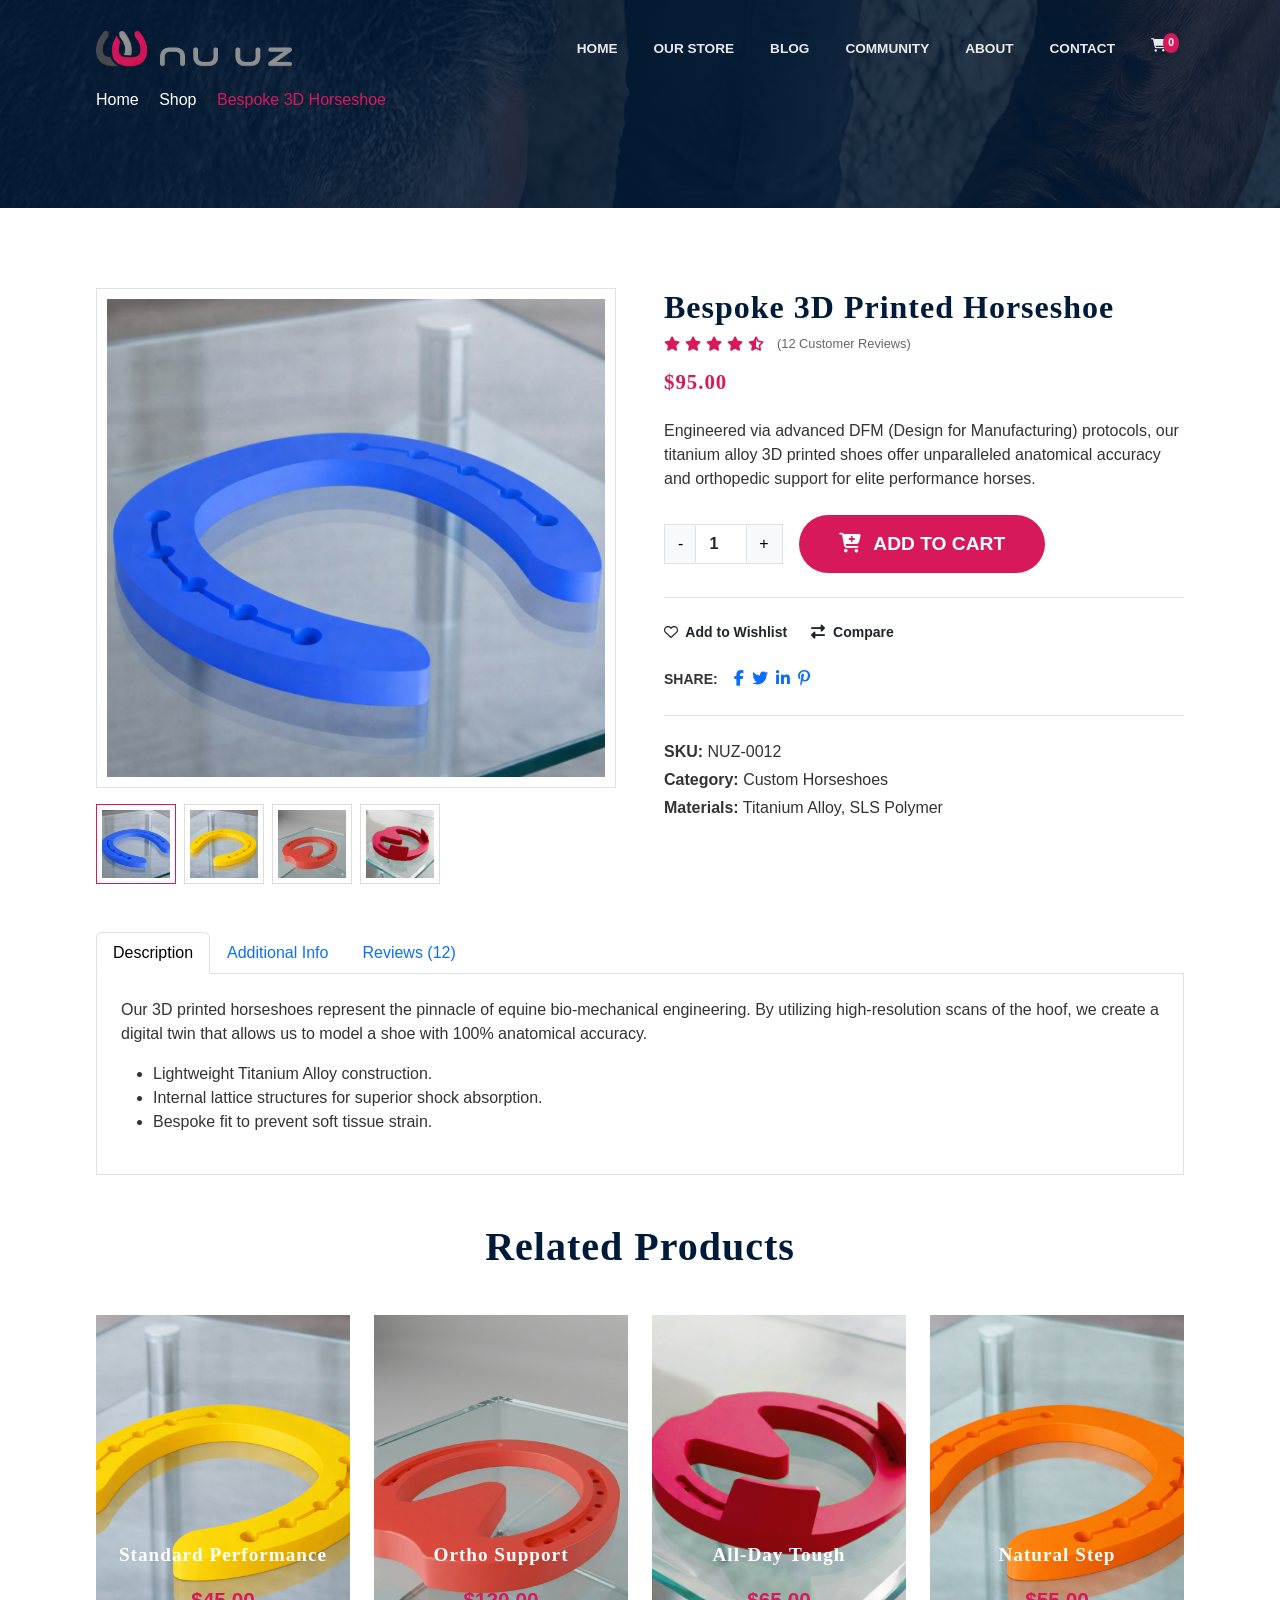
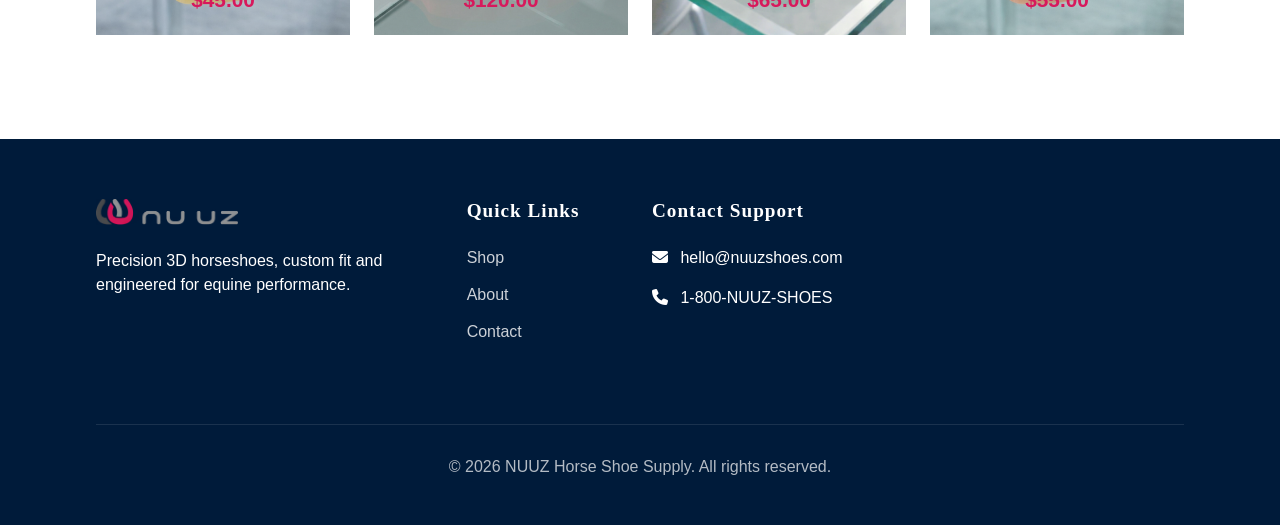
<file: product-details.html>
<!DOCTYPE html>
<html lang="en">
<head>
    <meta charset="UTF-8">
    <meta name="viewport" content="width=device-width, initial-scale=1.0">
    <title>Bespoke 3D Horseshoe - NUUZ Horse Shoe Store</title>
    <link href="https://cdn.jsdelivr.net/npm/bootstrap@5.3.0/dist/css/bootstrap.min.css" rel="stylesheet">
    <link rel="stylesheet" href="https://cdnjs.cloudflare.com/ajax/libs/font-awesome/6.4.0/css/all.min.css">
    <link href="https://unpkg.com/aos@2.3.1/dist/aos.css" rel="stylesheet">
    <link rel="stylesheet" href="css/style.css">
</head>
<body>
    <a class="skip-link" href="#main-content">Skip to main content</a>

    <!-- Navigation -->
    <nav class="navbar navbar-expand-lg navbar-light scrolled" id="mainNav">
        <div class="container-fluid">
            <a class="navbar-brand" href="index.html">
                <img src="img/nuuz-logo.webp" alt="NUUZ Horse Shoe Store">
            </a>
            <button class="navbar-toggler" type="button" data-bs-toggle="collapse" data-bs-target="#navbarNav">
                <span class="navbar-toggler-icon"></span>
            </button>
            <div class="collapse navbar-collapse" id="navbarNav">
                <ul class="navbar-nav ms-auto">
                    <li class="nav-item"><a class="nav-link" href="index.html">Home</a></li>
                    <li class="nav-item"><a class="nav-link active" href="our-store.html">Our Store</a></li>
                    <li class="nav-item"><a class="nav-link" href="blog.html">Blog</a></li>
                    <li class="nav-item"><a class="nav-link" href="#">Community</a></li>
                    <li class="nav-item"><a class="nav-link" href="about.html">About</a></li>
                    <li class="nav-item"><a class="nav-link" href="contact.html">Contact</a></li>
                    <li class="nav-item">
                        <a class="nav-link nav-cart" href="cart.html" title="View Cart">
                            <i class="fas fa-shopping-cart"></i>
                            <span class="cart-badge">0</span>
                        </a>
                    </li>
                </ul>
            </div>
        </div>
    </nav>

    <!-- Breadcrumb Banner -->
    <section class="shop-banner">
        <div class="container">
            <div class="row">
                <div class="col-12">
                    <div class="shop-banner-content">
                        <nav aria-label="breadcrumb">
                            <ol class="breadcrumb mt-2">
                                <li class="breadcrumb-item"><a href="index.html" class="text-white text-decoration-none">Home</a></li>
                                <li class="breadcrumb-item"><a href="our-store.html" class="text-white text-decoration-none">Shop</a></li>
                                <li class="breadcrumb-item active text-accent-gold" aria-current="page">Bespoke 3D Horseshoe</li>
                            </ol>
                        </nav>
                    </div>
                </div>
            </div>
        </div>
    </section>

    <main id="main-content" class="section-padding">
        <div class="container">
            <div class="row g-5">
                <!-- Product Images -->
                <div class="col-lg-6">
                    <div class="product-gallery">
                        <div class="main-image-container border mb-3">
                            <img src="img/Horse-Shoe-011.png" id="expandedImg" class="img-fluid w-100 h-100" alt="Bespoke 3D Horseshoe">
                        </div>
                        <div class="thumbnail-grid d-flex gap-2">
                            <div class="thumb-wrapper active" onclick="switchImage(this)">
                                <img src="img/Horse-Shoe-011.png" class="img-fluid" alt="View 1">
                            </div>
                            <div class="thumb-wrapper" onclick="switchImage(this)">
                                <img src="img/Horse-Shoe-02.png" class="img-fluid" alt="View 2">
                            </div>
                            <div class="thumb-wrapper" onclick="switchImage(this)">
                                <img src="img/Horse-Shoe-03.png" class="img-fluid" alt="View 3">
                            </div>
                            <div class="thumb-wrapper" onclick="switchImage(this)">
                                <img src="img/Horse-Shoe-04.png" class="img-fluid" alt="View 4">
                            </div>
                        </div>
                    </div>
                </div>

                <!-- Product Info -->
                <div class="col-lg-6">
                    <div class="product-info-details">
                        <h2 class="section-title mb-2">Bespoke 3D Printed Horseshoe</h2>
                        <div class="product-rating mb-3">
                            <i class="fas fa-star text-accent-gold"></i>
                            <i class="fas fa-star text-accent-gold"></i>
                            <i class="fas fa-star text-accent-gold"></i>
                            <i class="fas fa-star text-accent-gold"></i>
                            <i class="fas fa-star-half-alt text-accent-gold"></i>
                            <span class="rating-count ms-2">(12 Customer Reviews)</span>
                        </div>
                        <h3 class="current-price h2 mb-4">$95.00</h3>
                        <p class="text-light-desc mb-4">
                            Engineered via advanced DFM (Design for Manufacturing) protocols, our titanium alloy 3D printed shoes offer unparalleled anatomical accuracy and orthopedic support for elite performance horses.
                        </p>
                        
                        <div class="d-flex flex-wrap align-items-center gap-3 mb-4 pb-4 border-bottom">
                            <div class="quantity-selector d-flex align-items-center border">
                                <button class="btn btn-light rounded-0 border-end" onclick="updateQty(-1)">-</button>
                                <input type="number" id="prodQty" value="1" min="1" class="form-control border-0 text-center fw-bold" style="width: 50px;">
                                <button class="btn btn-light rounded-0 border-start" onclick="updateQty(1)">+</button>
                            </div>
                            <a href="cart.html" class="btn btn-cta fw-bold"><i class="fas fa-cart-plus me-2"></i> Add to Cart</a>
                        </div>

                        <div class="action-links d-flex gap-4 mb-4">
                            <a href="#" class="text-decoration-none text-dark small fw-semibold"><i class="far fa-heart me-1"></i> Add to Wishlist</a>
                            <a href="#" class="text-decoration-none text-dark small fw-semibold"><i class="fas fa-exchange-alt me-1"></i> Compare</a>
                        </div>

                        <div class="share-block d-flex align-items-center gap-3 mb-4">
                            <span class="small fw-bold text-uppercase">Share:</span>
                            <div class="d-flex gap-2">
                                <a href="#" class="share-icon-sm"><i class="fab fa-facebook-f"></i></a>
                                <a href="#" class="share-icon-sm"><i class="fab fa-twitter"></i></a>
                                <a href="#" class="share-icon-sm"><i class="fab fa-linkedin-in"></i></a>
                                <a href="#" class="share-icon-sm"><i class="fab fa-pinterest-p"></i></a>
                            </div>
                        </div>

                        <div class="product-meta pt-4 border-top">
                            <p class="mb-1"><strong>SKU:</strong> NUZ-0012</p>
                            <p class="mb-1"><strong>Category:</strong> Custom Horseshoes</p>
                            <p class="mb-0"><strong>Materials:</strong> Titanium Alloy, SLS Polymer</p>
                        </div>
                    </div>
                </div>
            </div>

            <!-- Product Tabs -->
            <div class="row mt-5">
                <div class="col-12">
                    <ul class="nav nav-tabs product-tabs border-bottom-0" id="productTab" role="tablist">
                        <li class="nav-item">
                            <button class="nav-link active" data-bs-toggle="tab" data-bs-target="#description">Description</button>
                        </li>
                        <li class="nav-item">
                            <button class="nav-link" data-bs-toggle="tab" data-bs-target="#additional">Additional Info</button>
                        </li>
                        <li class="nav-item">
                            <button class="nav-link" data-bs-toggle="tab" data-bs-target="#reviews">Reviews (12)</button>
                        </li>
                    </ul>
                    <div class="tab-content border p-4 bg-white" id="productTabContent">
                        <div class="tab-pane fade show active" id="description">
                            <p>Our 3D printed horseshoes represent the pinnacle of equine bio-mechanical engineering. By utilizing high-resolution scans of the hoof, we create a digital twin that allows us to model a shoe with 100% anatomical accuracy.</p>
                            <ul>
                                <li>Lightweight Titanium Alloy construction.</li>
                                <li>Internal lattice structures for superior shock absorption.</li>
                                <li>Bespoke fit to prevent soft tissue strain.</li>
                            </ul>
                        </div>
                        <div class="tab-pane fade" id="additional">
                            <table class="table table-sm">
                                <tr><td><strong>Weight:</strong></td><td>180g - 250g (Custom)</td></tr>
                                <tr><td><strong>Material:</strong></td><td>Ti6Al4V Grade 5 Titanium</td></tr>
                                <tr><td><strong>Process:</strong></td><td>Selective Laser Sintering (SLS)</td></tr>
                            </table>
                        </div>
                        <div class="tab-pane fade" id="reviews">
                            <p>Customer reviews section coming soon...</p>
                        </div>
                    </div>
                </div>
            </div>

            <!-- Related Products -->
            <div class="row mt-5">
                <div class="col-12 text-center mb-4">
                    <h3 class="section-title">Related Products</h3>
                </div>
                <div class="col-lg-3 col-md-6 mb-4">
                    <div class="product-card card">
                        <div class="product-image">
                            <img src="img/Horse-Shoe-02.png" class="card-img-top" alt="Performance Shoe">
                            <div class="product-overlay">
                                <h5 class="overlay-title">Standard Performance</h5>
                                <span class="current-price">$45.00</span>
                            </div>
                        </div>
                    </div>
                </div>
                <div class="col-lg-3 col-md-6 mb-4">
                    <div class="product-card card">
                        <div class="product-image">
                            <img src="img/Horse-Shoe-03.png" class="card-img-top" alt="Ortho Shoe">
                            <div class="product-overlay">
                                <h5 class="overlay-title">Ortho Support</h5>
                                <span class="current-price">$120.00</span>
                            </div>
                        </div>
                    </div>
                </div>
                <div class="col-lg-3 col-md-6 mb-4">
                    <div class="product-card card">
                        <div class="product-image">
                            <img src="img/Durable-Design.png" class="card-img-top" alt="Tough Shoe">
                            <div class="product-overlay">
                                <h5 class="overlay-title">All-Day Tough</h5>
                                <span class="current-price">$65.00</span>
                            </div>
                        </div>
                    </div>
                </div>
                <div class="col-lg-3 col-md-6 mb-4">
                    <div class="product-card card">
                        <div class="product-image">
                            <img src="img/Horse-Shoe-06.png" class="card-img-top" alt="Natural Step Shoe">
                            <div class="product-overlay">
                                <h5 class="overlay-title">Natural Step</h5>
                                <span class="current-price">$55.00</span>
                            </div>
                        </div>
                    </div>
                </div>
            </div>
        </div>
    </main>

    <!-- Footer -->
    <footer id="contact">
        <div class="container">
            <div class="row">
                <div class="col-lg-4 mb-4">
                    <img src="img/nuuz-logo.webp" alt="NUUZ" class="footer-logo mb-4">
                    <p>Precision 3D horseshoes, custom fit and engineered for equine performance.</p>
                </div>
                <div class="col-lg-2 col-md-6 mb-4">
                    <h5 class="footer-title">Quick Links</h5>
                    <ul class="footer-links">
                        <li><a href="our-store.html">Shop</a></li>
                        <li><a href="index.html#about">About</a></li>
                        <li><a href="#contact">Contact</a></li>
                    </ul>
                </div>
                <div class="col-lg-6 col-md-6 mb-4">
                    <h5 class="footer-title">Contact Support</h5>
                    <p><i class="fas fa-envelope me-2"></i> hello@nuuzshoes.com</p>
                    <p><i class="fas fa-phone me-2"></i> 1-800-NUUZ-SHOES</p>
                </div>
            </div>
            <div class="footer-bottom">
                <p>&copy; 2026 NUUZ Horse Shoe Supply. All rights reserved.</p>
            </div>
        </div>
    </footer>

    <button class="scroll-top" id="scrollTop"><i class="fas fa-arrow-up"></i></button>

    <script src="https://cdn.jsdelivr.net/npm/bootstrap@5.3.0/dist/js/bootstrap.bundle.min.js"></script>
    <script src="https://unpkg.com/aos@2.3.1/dist/aos.js"></script>
    <script src="js/main.js"></script>
    <script>
        // Simple Gallery Switcher
        function switchImage(thumbWrapper) {
            const expandedImg = document.getElementById('expandedImg');
            const newSrc = thumbWrapper.querySelector('img').src;
            
            // Add a subtle fade effect during the switch
            expandedImg.style.opacity = '0.5';
            setTimeout(() => {
                expandedImg.src = newSrc;
                expandedImg.style.opacity = '1';
            }, 150);

            document.querySelectorAll('.thumb-wrapper').forEach(t => t.classList.remove('active'));
            thumbWrapper.classList.add('active');
        }

        // Quantity Control
        function updateQty(change) {
            const input = document.getElementById('prodQty');
            let val = parseInt(input.value) + change;
            if (val < 1) val = 1;
            input.value = val;
        }
    </script>
</body>
</html>
</file>
<file: css/style.css>
:root {
            --primary-blue: #001b3a;
            --secondary-blue: #003d7a;
            --light-blue: #e8f4f8;
            --accent-gold: #d7195c;
            --text-dark: #333;
            --text-light: #666;
            --border-light: #ddd;
        }

        * {
            margin: 0;
            padding: 0;
            box-sizing: border-box;
        }

        /* Override Bootstrap containers for full-page layout with 1in gutters */
        .container, .container-fluid {
            max-width: 100% !important;
            padding-left: 15px !important;
            padding-right: 15px !important;
        }
        @media (min-width: 1200px) {
            .container, .container-fluid {
                padding-left: 96px !important; /* Converted 1in to 96px for consistency */
                padding-right: 96px !important; /* Converted 1in to 96px for consistency */
            }
        }

        body {
            font-family: 'Segoe UI', Tahoma, Geneva, Verdana, sans-serif;
            color: var(--text-dark);
            overflow-x: hidden;
        }

        /* Luxury Branding Typography */
        h1, h2, h3, h4, h5, h6, .navbar-brand {
            font-family: 'orig_trajan_pro', serif;
            letter-spacing: 1px;
        }

        h1, h2, .navbar-brand {
            text-transform: uppercase;
        }

        /* Navigation */
        .navbar {
            background: transparent !important;
            transition: all 0.3s ease;
            padding: 26.25px 0; /* Increased by 5% from 25px */
            z-index: 1000;
            position: absolute;
            top: 0;
            width: 100%;
        }

.nav-cart {
    position: relative;
    display: flex;
    align-items: center;
    margin-left: 15px;
}

.cart-badge {
    position: absolute;
    top: 2px;
    right: -5px;
    background-color: var(--accent-gold);
    color: white;
    font-size: 0.65rem;
    padding: 2px 5px;
    border-radius: 50%;
    font-family: Arial, sans-serif;
}

        .navbar.scrolled {
            background: var(--primary-blue) !important;
            box-shadow: 0 4px 20px rgba(0,0,0,0.3);
            position: fixed;
            top: 0;
        }

        .navbar-brand {
            font-size: 1.5rem;
            font-weight: 700;
            color: white !important;
            transition: all 0.3s ease;
        }

        .navbar-brand img {
            max-height: 36px;
            width: auto;
            transition: all 0.3s ease;
        }

        .navbar.scrolled .navbar-brand {
            color: white !important;
        }

        .navbar-nav .nav-link {
            color: rgba(255,255,255,0.9) !important;
            font-weight: 600;
            margin: 0 10px;
            transition: all 0.3s ease;
            position: relative;
            text-transform: uppercase;
            font-size: 0.85rem;
        }

        .navbar.scrolled .navbar-nav .nav-link {
            color: white !important;
        }

        .navbar-nav .nav-link::after {
            content: '';
            position: absolute;
            bottom: -5px;
            left: 0;
            width: 0;
            height: 2px;
            background: var(--accent-gold);
            transition: width 0.3s ease;
        }

        .navbar-nav .nav-link:hover::after {
            width: 100%;
        }

        /* Navbar CTA Button Styling */
        .nav-link.nav-cta {
            background: var(--primary-blue);
            color: white !important;
            padding: 8px 25px !important;
            border-radius: 50px;
            margin-left: 15px;
            font-weight: 600;
            text-transform: uppercase;
            font-size: 0.85rem;
            border: 2px solid var(--primary-blue); /* Default border matches background */
            transition: all 0.3s ease;
        }

        .nav-link.nav-cta::after {
            display: none !important; /* Remove the underline animation for the button */
        }

        .nav-link.nav-cta:hover {
            background: transparent;
            color: white !important;
            border-color: white; /* Border becomes white on hover for contrast */
            transform: translateY(-2px);
        }

        .navbar.scrolled .nav-link.nav-cta {
            background: transparent;
            color: white !important;
            border-color: var(--accent-gold); /* Gold border makes the button pop on the blue background */
        }

        .navbar.scrolled .nav-link.nav-cta:hover {
            background: var(--accent-gold);
            color: var(--primary-blue) !important;
            border-color: var(--accent-gold);
        }

        /* Hero Section */
        .hero-section {
            height: 100vh;
            background: #001b3a;
            overflow: hidden;
            display: flex;
            align-items: center;
            position: relative;
        }

        .hero-bg-image {
            position: absolute;
            top: 0;
            left: 0;
            width: 100%;
            height: 100%;
            background: linear-gradient(rgba(0, 27, 58, 0.50), rgba(0, 27, 58, 0.2)), url('../img/hero-banner.png');
            background-size: cover;
            background-position: center;
            animation: kenBurns 30s infinite alternate ease-in-out;
        }

        @keyframes kenBurns {
            from {
                transform: scale(1);
            }
            to {
                transform: scale(1.1);
            }
        }

        /* Make images fluid and prevent overflow on small devices */
        img, .img-fluid {
            max-width: 100%;
            height: auto;
            display: block;
        }

        /* Fluid typography */
        .hero-content h1 {
            font-size: clamp(2rem, 4.5vw, 3.5rem);
        }

        .section-title {
            font-size: clamp(1.5rem, 3.2vw, 2.5rem);
        }

        /* Moved text-shadow from inline styles in HTML for better maintainability */
        .hero-content h1, 
        .hero-content p,
        .shop-banner-content h1 {
            text-shadow: 2px 2px 4px rgba(0, 0, 0, 0.5);
        }

        .text-accent-gold { color: var(--accent-gold) !important; }

        .skip-link {
            position: absolute;
            left: -999px;
            top: auto;
            width: 1px;
            height: 1px;
            overflow: hidden;
        }
        .skip-link:focus {
            left: 20px;
            top: 20px;
            width: auto;
            height: auto;
            background: #fff;
            color: var(--primary-blue);
            padding: 8px 12px;
            border-radius: 6px;
            box-shadow: 0 4px 12px rgba(0,0,0,0.15);
            z-index: 2000;
        }

        .hero-content {
            color: white;
            max-width: 600px;
            position: relative;
            z-index: 10; /* Ensures content stays above particles and background */
        }

        .hero-content h1 {
            font-size: 3.5rem;
            font-weight: 700;
            margin-bottom: 20px;
            text-shadow: 0 4px 15px rgba(0,0,0,0.3);
            animation: fadeInUp 1s ease;
            animation-fill-mode: both; /* Keeps title visible after animation */
        }

        .hero-content p {
            font-size: 1.3rem;
            margin-bottom: 30px;
            animation: fadeInUp 1s ease 0.2s;
            text-shadow: 0 2px 10px rgba(0,0,0,0.3);
            animation-fill-mode: both;
        }

        .btn-hero {
            padding: 15px 35px;
            font-size: 1.1rem;
            font-weight: 600;
            border-radius: 50px;
            margin-right: 15px;
            margin-bottom: 15px;
            transition: all 0.3s ease;
            animation: fadeInUp 1s ease 0.4s;
            animation-fill-mode: both;
            text-transform: uppercase;
        }

        .btn-hero-primary {
            background: transparent;
            color: white;
            border: 2px solid white;
        }

        .btn-hero-primary:hover {
            background: var(--accent-gold);
            border-color: var(--accent-gold);
            color: white;
        }

        @keyframes fadeInUp {
            from {
                opacity: 0;
                transform: translateY(30px);
            }
            to {
                opacity: 1;
                transform: translateY(0);
            }
        }

        /* Section Styles */
        .section-padding {
            padding: 80px 0;
        }

        .section-title {
            font-size: 2.5rem;
            font-weight: 700;
            color: var(--primary-blue);
            margin-bottom: 20px;
        }

        .section-subtitle {
            font-size: 1.2rem;
            color: var(--text-light);
            margin-bottom: 50px;
        }

        /* About Section */
        #about .col-lg-6 h3 {
            color: var(--primary-blue);
            font-size: clamp(1.6rem, 4vw, 2.2rem);
            font-weight: 600;
        }

        .about-feature {
            text-align: center;
            padding: 30px;
            background: white;
            border-radius: 0;
            box-shadow: 0 5px 20px rgba(0,0,0,0.08);
            transition: all 0.3s ease;
            min-height: 260px;
            display: flex;
            flex-direction: column;
            justify-content: center;
        }

        .about-feature:hover {
            transform: translateY(-10px);
            box-shadow: 0 15px 40px rgba(0,0,0,0.15);
        }

        .about-feature i {
            font-size: 3rem;
            color: var(--accent-gold);
            margin-bottom: 20px;
        }

        #about h5 {
            color: var(--primary-blue);
            font-weight: 600;
        }

        /* Services Section Updated */
        .service-card {
            background: none;
            padding: 0;
            border-radius: 0;
            text-align: center;
            height: 400px;
            position: relative;
            overflow: hidden;
            box-shadow: none;
        }

        .service-img {
            width: 100%;
            height: 100%;
            object-fit: cover;
            transition: transform 0.6s cubic-bezier(0.4, 0, 0.2, 1);
        }

        .service-overlay {
            position: absolute;
            top: 0;
            left: 0;
            width: 100%;
            height: 100%;
            background: linear-gradient(to bottom, rgba(0, 27, 58, 0.6), rgba(0, 27, 58, 0.95));
            display: flex;
            flex-direction: column;
            justify-content: center;
            align-items: center;
            padding: 30px;
            opacity: 0;
            visibility: hidden;
            transition: all 0.3s ease;
            text-align: center;
            z-index: 2;
        }

        .service-card:hover .service-overlay {
            opacity: 1;
            visibility: visible;
        }

        .service-card:hover .service-img {
            transform: scale(1.1);
        }

        .service-overlay h3 {
            color: white;
            font-weight: 600;
            font-size: 1.5rem;
            margin-bottom: 15px;
            transform: translateY(20px);
            transition: transform 0.4s ease 0.1s;
        }

        .service-overlay p {
            color: rgba(255,255,255,0.9);
            font-size: 0.9rem;
            transform: translateY(20px);
            transition: transform 0.4s ease 0.2s;
        }

        .service-icon {
            width: auto;
            height: auto;
            background: transparent !important;
            margin: 0 auto 20px;
            transform: translateY(20px);
            transition: transform 0.4s ease;
        }

        .service-icon i {
            font-size: 3rem;
            color: var(--accent-gold);
        }

        .service-card:hover .service-overlay h3,
        .service-card:hover .service-overlay p,
        .service-card:hover .service-icon {
            transform: translateY(0);
        }

        .view-all-header {
            text-align: right;
            margin-bottom: 25px;
        }

        .view-all-header a, .read-more-btn {
            font-family: 'orig_trajan_pro', serif;
            font-size: 0.95rem;
            color: var(--primary-blue);
            text-decoration: none;
            letter-spacing: 2px;
            font-weight: 600;
            transition: all 0.3s ease;
            display: inline-flex;
            align-items: center;
            text-transform: uppercase;
        }

        .view-all-header a:hover, .read-more-btn:hover {
            color: var(--secondary-blue);
            transform: translateX(5px);
        }

        /* Prevent horizontal layout shifts/sliding during page load */
        section {
            overflow: hidden;
        }

        /* Services Carousel Controls */
        #servicesCarousel .carousel-control-prev,
        #servicesCarousel .carousel-control-next {
            width: 45px;
            height: 45px;
            background: var(--primary-blue);
            border-radius: 50%;
            top: 50%;
            transform: translateY(-50%);
            opacity: 0.8;
        }
        #servicesCarousel .carousel-control-prev { left: -60px; }
        #servicesCarousel .carousel-control-next { right: -60px; }
        #servicesCarousel .carousel-control-prev:hover,
        #servicesCarousel .carousel-control-next:hover { opacity: 1; background: var(--secondary-blue); }

        /* Multi-item Carousel Adjustment for One-by-One Scrolling */
        #servicesCarousel .carousel-inner,
        #reviewsCarousel .carousel-inner { 
            display: flex;
            overflow-x: hidden;
        }

        #servicesCarousel .carousel-item {
            flex: 0 0 100%; /* Mobile default */
        }

        @media (min-width: 576px) {
            #servicesCarousel .carousel-item {
                flex: 0 0 50%; /* Tablets */
            }
        }

        @media (min-width: 992px) {
            #servicesCarousel .carousel-item {
                flex: 0 0 25%; /* Desktop */
            }
        }

        #reviewsCarousel .carousel-item {
            flex: 0 0 100%;
        }

        #servicesCarousel .carousel-item,
        #reviewsCarousel .carousel-item {
            display: block;
            margin-right: 0;
            transition: none;
        }

        /* Latest Products Section */
        .latest-product-card {
            position: relative;
            border-radius: 0;
            overflow: hidden;
            height: 400px;
            cursor: pointer;
            box-shadow: 0 5px 20px rgba(0,0,0,0.1);
            transition: all 0.3s ease;
        }

        .latest-product-card:hover {
            transform: scale(1.05);
            box-shadow: 0 15px 40px rgba(0,0,0,0.2);
        }

        .latest-product-img {
            width: 100%;
            height: 100%;
            object-fit: cover;
        }

        .latest-product-overlay {
            position: absolute;
            bottom: 0;
            left: 0;
            right: 0;
            background: linear-gradient(to top, rgba(0,0,0,0.8), transparent);
            padding: 20px;
            color: white;
        }

        .latest-product-overlay h3 {
            font-size: 1.5rem;
            margin-bottom: 5px;
        }

        .latest-product-overlay p {
            margin: 0;
            opacity: 0.9;
        }

        /* Reviews Carousel */
        .review-card {
            background: white;
            border-radius: 0;
            padding: 0;
            box-shadow: 0 5px 20px rgba(0,0,0,0.08);
            height: 100%;
            display: flex;
            align-items: stretch;
            text-align: left;
            overflow: hidden;
        }

        .review-content {
            padding: 40px;
            display: flex;
            flex-direction: column;
            justify-content: center;
        }

        .review-stars {
            color: var(--accent-gold);
            margin-bottom: 15px;
        }

        .review-text {
            color: var(--text-light);
            font-style: italic;
            font-size: 1.25rem;
            margin-bottom: 20px;
            line-height: 1.6;
        }

        .review-author-info {
            margin-top: 15px;
        }

        .review-avatar {
            width: 280px;
            border-radius: 0;
            object-fit: cover;
            flex-shrink: 0;
        }

        .review-author-info h5 {
            margin: 0;
            color: var(--primary-blue);
            font-weight: 700;
        }

        .review-author-info small {
            color: var(--text-light);
        }

        #reviewsCarousel {
            padding-bottom: 60px;
        }

        #reviewsCarousel .carousel-indicators {
            bottom: 0;
        }

        #reviewsCarousel .carousel-indicators button,
        #reviewsCarousel .carousel-indicators [data-bs-target] {
            width: 10px;
            height: 10px;
            border-radius: 50%;
            background-color: var(--primary-blue);
            opacity: 0.3;
            border: none;
            margin: 0 6px;
        }

        #reviewsCarousel .carousel-indicators .active {
            background-color: var(--accent-gold);
            opacity: 1;
            transform: scale(1.2);
        }

        /* Blog Section */
        .blog-card {
            background: white;
            border-radius: 0;
            overflow: hidden;
            box-shadow: 0 5px 20px rgba(0,0,0,0.08);
            transition: all 0.3s ease;
            height: 100%;
        }

        .blog-card:hover {
            transform: translateY(-10px);
            box-shadow: 0 15px 40px rgba(0,0,0,0.15);
        }

        .blog-img {
            width: 100%;
            height: 300px;
            object-fit: cover;
        }

        .blog-content {
            padding: 25px;
        }

        .blog-meta {
            display: flex;
            gap: 20px;
            margin-bottom: 15px;
            font-size: 0.9rem;
            color: var(--text-light);
        }

        .blog-meta i {
            color: var(--accent-gold);
            margin-right: 5px;
        }

        .blog-title {
            font-size: 1.3rem;
            color: var(--primary-blue);
            margin-bottom: 15px;
            font-weight: 600;
        }

        .blog-text {
            color: var(--text-light);
            line-height: 1.6;
            margin-bottom: 20px;
        }

        .blog-link {
            color: var(--accent-gold);
            color: var(--primary-blue);
            text-decoration: none;
            font-weight: 600;
            display: inline-flex;
            align-items: center;
            transition: all 0.3s ease;
        }

        .blog-link:hover {
            color: var(--primary-blue);
            color: var(--secondary-blue);
            transform: translateX(5px);
        }

        .blog-link i {
            margin-left: 5px;
            transition: all 0.3s ease;
            color: var(--accent-gold);
            color: var(--primary-blue);
        }

        .blog-link:hover i {
            transform: translateX(5px);
            color: var(--primary-blue);
            color: var(--secondary-blue);
        }

        /* CTA Section */
        .cta-section {
            background: linear-gradient(135deg, rgba(0, 27, 58, 0.85), rgba(0, 27, 58, 0.9)),
                        url('../img/CTA-banner.jpg');
            background-size: cover;
            background-position: center;
            background-attachment: fixed;
            padding: 100px 0;
            text-align: center;
            color: white;
        }

        .cta-section .container {
            position: relative;
            z-index: 2;
        }

        .cta-section h2 {
            font-size: 2.5rem;
            margin-bottom: 20px;
        }

        .cta-section p {
            font-size: 1.2rem;
            margin-bottom: 30px;
            opacity: 0.9;
        }

        .btn-cta {
            padding: 15px 40px;
            font-size: 1.2rem;
            font-weight: 600;
            background: var(--accent-gold);
            color: white;
            border: none;
            border-radius: 50px;
            transition: all 0.3s ease;
            display: inline-block;
            text-decoration: none;
            text-transform: uppercase;
        }

        .btn-cta:hover {
            transform: translateY(-3px);
            box-shadow: 0 10px 30px rgba(0,0,0,0.2);
            color: var(--primary-blue);
        }

        /* Explore More Button */
        .btn-explore {
            padding: 15px 40px;
            font-size: 1.1rem;
            font-weight: 600;
            background: var(--primary-blue);
            color: white;
            border: none;
            border-radius: 50px;
            cursor: pointer;
            transition: all 0.3s ease;
            display: inline-block;
            text-decoration: none;
            margin-top: 30px;
            text-transform: uppercase;
        }

        .btn-explore:hover {
            background: var(--accent-gold);
            transform: translateY(-3px);
            box-shadow: 0 10px 30px rgba(0,0,0,0.2);
            color: white;
        }

        /* Footer */
        footer {
            background: var(--primary-blue);
            color: white;
            padding: 60px 0 30px;
        }

        .footer-title {
            font-size: 1.2rem;
            font-weight: 600;
            margin-bottom: 1.5rem;
            color: white;
            letter-spacing: 1px;
        }

        .footer-title i {
            color: var(--accent-gold);
            color: white;
        }

        .footer-logo {
            max-height: 26px;
            width: auto;
        }

        .footer-links {
            list-style: none;
            padding: 0;
        }

        .footer-links li {
            margin-bottom: 0.8rem;
        }

        .footer-links a {
            color: rgba(255,255,255,0.8);
            text-decoration: none;
            transition: all 0.3s ease;
            display: inline-flex;
            align-items: center;
        }

        .footer-links a:hover {
            color: white;
            transform: translateX(5px);
        }

        .footer-links i {
            margin-right: 8px;
            font-size: 0.9rem;
            color: var(--accent-gold);
            color: white;
        }

        .social-icons {
            display: flex;
            gap: 15px;
            margin-top: 1.5rem;
        }

        .social-icon {
            width: 40px;
            height: 40px;
            background: rgba(255,255,255,0.1);
            border-radius: 50%;
            display: flex;
            align-items: center;
            justify-content: center;
            color: var(--accent-gold);
            transition: all 0.3s ease;
            text-decoration: none;
        }

        .social-icon:hover {
            background: var(--secondary-blue);
            transform: translateY(-3px);
            color: white;
        }

        .footer-bottom {
            border-top: 1px solid rgba(255,255,255,0.1);
            margin-top: 40px;
            padding-top: 30px;
            text-align: center;
            color: rgba(255,255,255,0.7);
        }

        /* Scroll to Top Button */
        .scroll-top {
            position: fixed;
            bottom: 30px;
            right: 30px;
            width: 50px;
            height: 50px;
            background: var(--secondary-blue);
            color: white;
            border: none;
            border-radius: 50%;
            display: flex;
            align-items: center;
            justify-content: center;
            cursor: pointer;
            opacity: 0;
            visibility: hidden;
            transition: all 0.3s ease;
            z-index: 1000;
            box-shadow: 0 5px 15px rgba(0,0,0,0.2);
        }

        .scroll-top.show {
            opacity: 1;
            visibility: visible;
        }

        .scroll-top:hover {
            background: var(--accent-gold);
            transform: translateY(-5px);
        }

        /* Partners Section */
        .partner-logo {
            filter: grayscale(100%);
            opacity: 0.6;
            transition: all 0.3s ease;
            max-height: 65px;
            width: auto;
            margin: 0 auto;
        }

        .partner-logo:hover {
            filter: grayscale(0%);
            opacity: 1;
            transform: scale(1.1);
        }

        /* Ensure 8 columns work on desktop since standard Bootstrap defaults to 6 */
        @media (min-width: 992px) {
            .row-cols-lg-8 > * {
                flex: 0 0 auto;
                width: 12.5%;
            }
        }

        /* WhatsApp CTA */
        .whatsapp-cta {
            background-color: var(--primary-blue);
            border-top: 1px solid rgba(255,255,255,0.1);
            border-bottom: 1px solid rgba(255,255,255,0.1);
        }

        .btn-custom-outline {
            color: white;
            border: 2px solid white;
            background: transparent;
            padding: 12px 35px;
            border-radius: 50px;
            font-weight: 600;
            transition: all 0.3s ease;
            text-decoration: none;
            display: inline-flex;
            align-items: center;
            text-transform: uppercase;
        }

        .btn-custom-outline:hover {
            background: #d7195c;
            color:  white;
            transform: translateY(-2px);
        }

        /* Responsive */
        @media (max-width: 768px) {
            .hero-content h1 {
                font-size: 2.5rem;
            }
            
            .section-title {
                font-size: 2rem;
            }
            
            .cta-section h2 {
                font-size: 2rem;
            }

            .carousel-control-prev,
            .carousel-control-next {
                display: none;
            }

            .review-card {
                flex-direction: column;
                text-align: center;
                gap: 0;
                padding: 0;
            }

            .review-avatar {
                width: 100%;
                height: 250px;
            }

            #servicesCarousel .carousel-control-prev,
            #servicesCarousel .carousel-control-next {
                display: none;
            }

            /* Disable fixed background on small devices (improves performance and layout)
               and allow the hero to size naturally on short viewports */
            .hero-section {
                background-attachment: scroll;
                height: auto;
                padding: 80px 0;
                align-items: center;
            }

            /* Ensure navbar toggler is visible on top of hero background */
            .navbar-toggler {
                border: 1px solid rgba(255,255,255,0.6);
            }
            .navbar-toggler .navbar-toggler-icon {
                filter: invert(1) brightness(2);
            }
        }

        /* Safety Standards Section */
        .safety-divider {
            width: 2px;
            height: 60px;
            background-color: var(--accent-gold);
            opacity: 0.7;
            align-self: center;
        }
        .safety-logo-item {
            max-height: 65px;
            width: auto;
            padding: 0 15px;
        }
        @media (max-width: 991px) {
            .safety-divider {
                display: none;
            }
            .safety-logo-item {
                margin-bottom: 2rem;
            }
        }

        /* Newsletter Modal Styles */
        .newsletter-modal .modal-content {
            border: none;
            border-radius: 0;
            overflow: hidden;
            backface-visibility: hidden; /* Fixes closing jitter/shake */
            transform: translate3d(0,0,0); /* Forces GPU acceleration */
        }
        .newsletter-left {
            background: url('../img/newsletter-banner.png');
            background-size: cover;
            background-position: center;
            min-height: 400px;
        }
        .newsletter-right {
            padding: 50px;
            display: flex;
            flex-direction: column;
            justify-content: center;
            background: white;
        }
        .newsletter-right h2 {
            color: var(--primary-blue);
            font-size: 2rem;
            margin-bottom: 15px;
        }
        .newsletter-right p {
            color: var(--text-light);
            margin-bottom: 25px;
        }
        .newsletter-form .form-control {
            border-radius: 0;
            padding: 12px 15px;
            border: 1px solid var(--border-light);
            margin-bottom: 15px;
        }
        .newsletter-form .form-control:focus {
            border-color: var(--accent-gold);
            box-shadow: none;
        }
        .btn-subscribe {
            background: var(--primary-blue);
            color: white;
            border: none;
            padding: 12px 30px;
            text-transform: uppercase;
            letter-spacing: 2px;
            font-weight: 600;
            width: 100%;
            transition: all 0.3s ease;
            text-transform: uppercase;
        }
        .btn-subscribe:hover {
            background: var(--accent-gold);
            color: white;
        }
        .modal-close-custom {
            position: absolute;
            right: 15px;
            top: 15px;
            z-index: 10;
            background: none;
            border: none;
            font-size: 1.5rem;
            color: var(--text-light);
        }

        /* Keep the vertical scrollbar visible when the modal is open to prevent layout shift */
        body.modal-open {
            overflow-y: scroll !important;
            padding-right: 0 !important;
        }

/* Shop Section Styles */
.shop-banner {
    background: linear-gradient(rgba(0, 27, 58, 0.8), rgba(0, 27, 58, 0.9)),
                url('../img/hero-banner.png');
    background-size: cover;
    background-position: center;
    background-attachment: fixed;
    color: white;
    padding: 80px 0;
    text-align: left;
}

.shop-banner-content h1 {
    font-size: 2.5rem;
    margin-bottom: 0;
    font-weight: 700;
    text-shadow: 2px 2px 4px rgba(0, 0, 0, 0.5);
}

@media (max-width: 768px) {
    .shop-banner {
        padding: 60px 0;
        background-attachment: scroll;
    }
    
    .shop-banner-content h1 {
        font-size: 2rem;
    }
}

.shop-section {
    padding: 80px 0 60px;
    background: #f8f9fa;
}

.shop-sidebar {
    background: white;
    padding: 30px;
    border-radius: 0;
    box-shadow: none;
    position: sticky;
    top: 100px;
}

.sidebar-title {
    font-size: 1.5rem;
    color: var(--primary-blue);
    margin-bottom: 30px;
    font-weight: 600;
}

.filter-section {
    margin-bottom: 30px;
}

.filter-section h4 {
    font-size: 1.1rem;
    color: var(--primary-blue);
    margin-bottom: 15px;
    font-weight: 600;
}

.category-link {
    display: block;
    padding: 8px 0;
    color: var(--text-light);
    text-decoration: none;
    transition: all 0.3s ease;
}

.category-link:hover,
.category-link.active {
    color: var(--accent-gold);
    font-weight: 600;
}

.size-options .btn {
    margin-right: 10px;
    margin-bottom: 10px;
}

.shop-content {
    background: white;
    padding: 30px;
    border-radius: 0;
    box-shadow: none;
}

.shop-header {
    border-bottom: 1px solid var(--border-light);
    padding-bottom: 20px;
}

.shop-title {
    font-size: 2rem;
    color: var(--primary-blue);
    margin: 0;
    font-weight: 600;
}

.view-options .btn {
    border: 2px solid var(--border-light);
    color: var(--text-light);
}

.view-options .btn.active,
.view-options .btn:hover {
    background: var(--primary-blue);
    border-color: var(--primary-blue);
    color: white;
}

.sort-options {
    display: flex;
    justify-content: flex-end;
}

.products-grid {
    margin-bottom: 30px;
}

.product-card {
    border: none;
    border-radius: 0 !important;
    overflow: hidden;
    box-shadow: none;
    transition: all 0.3s ease;
}

.product-card .card-img-top {
    border-radius: 0 !important;
}

.product-card:hover {
    transform: translateY(-5px);
    box-shadow: none;
}

.product-image {
    position: relative;
    overflow: hidden;
    height: 320px;
    cursor: pointer;
    border-radius: 0 !important;
}

.product-image img {
    width: 100%;
    height: 100%;
    object-fit: cover;
    transition: transform 0.3s ease;
}

.product-card:hover .product-image img {
    transform: scale(1.05);
}

.product-overlay {
    position: absolute;
    top: 0;
    left: 0;
    right: 0;
    bottom: 0;
    background: transparent;
    display: flex;
    flex-direction: column;
    justify-content: flex-end;
    align-items: center;
    opacity: 1;
    transition: opacity 0.3s ease;
    gap: 10px;
    padding-bottom: 20px;
}

.product-card:hover .product-overlay {
    opacity: 1;
}

.product-info {
    text-align: center;
    margin-bottom: 15px;
}

.overlay-title {
    color: white;
    font-size: 1.2rem;
    font-weight: 600;
    margin-bottom: 8px;
    text-shadow: none;
}

.overlay-price .current-price {
    color: var(--accent-gold);
    font-size: 1.3rem;
    font-weight: 700;
    text-shadow: none;
}

.product-icons {
    display: none;
    gap: 15px;
    margin-bottom: 20px;
}

.product-card:hover .product-icons {
    display: flex;
}

.icon-btn {
    width: 45px;
    height: 45px;
    border-radius: 50%;
    border: none;
    background: rgba(255, 255, 255, 0.9);
    color: var(--accent-gold); /* Changed initial icon color as requested */
    display: flex;
    align-items: center;
    justify-content: center;
    cursor: pointer;
    transition: all 0.3s ease;
    font-size: 1.1rem;
}

.icon-btn:hover {
    transform: scale(1.1);
    background: var(--accent-gold);
    color: white;
}

.love-btn:hover {
    background: #e74c3c;
    color: white;
}

.cart-btn:hover {
    background: var(--primary-blue);
    color: white;
}

.whatsapp-btn:hover {
    background: #25D366;
    color: white;
}

@media (max-width: 768px) {
    .product-icons {
        gap: 10px;
    }
    
    .icon-btn {
        width: 40px;
        height: 40px;
        font-size: 1rem;
    }
    
    .overlay-title {
        font-size: 1rem;
    }
    
    .overlay-price .current-price {
        font-size: 1.1rem;
    }
}

.card-body {
    padding: 20px;
}

.card-title {
    font-size: 1.2rem;
    color: var(--primary-blue);
    margin-bottom: 10px;
    font-weight: 600;
}

.card-text {
    color: var(--text-light);
    font-size: 0.9rem;
    margin-bottom: 15px;
    line-height: 1.5;
}

.product-price {
    margin-bottom: 10px;
}

.current-price {
    font-size: 1.3rem;
    font-weight: 700;
    color: var(--accent-gold);
}

.product-rating {
    display: flex;
    align-items: center;
    gap: 5px;
}

.product-rating i {
    color: var(--accent-gold);
    font-size: 0.9rem;
}

.rating-count {
    color: var(--text-light);
    font-size: 0.8rem;
    margin-left: 5px;
}

.pagination {
    margin-bottom: 0;
}

.page-link {
    color: var(--primary-blue);
    border-color: var(--border-light);
    border-radius: 0 !important;
    margin: 0 2px;
    font-weight: 500;
}

.page-link:hover,
.page-item.active .page-link {
    background: var(--primary-blue);
    border-color: var(--primary-blue);
    color: white;
}

.products-grid.list-view .col-lg-4,
.products-grid.list-view .col-md-6,
.products-grid.list-view .col-sm-12 {
    max-width: 100%;
    flex: 0 0 100%;
}

.products-grid.list-view .product-card {
    display: flex;
    flex-direction: row;
}

.products-grid.list-view .product-image {
    flex: 0 0 300px;
    height: 250px;
}

.products-grid.list-view .card-body {
    flex: 1;
    display: flex;
    flex-direction: column;
    justify-content: center;
    padding: 30px;
}

.products-grid.list-view .card-title {
    font-size: 1.4rem;
    margin-bottom: 15px;
}

.products-grid.list-view .card-text {
    font-size: 1rem;
    margin-bottom: 20px;
}

.products-grid.list-view .product-price {
    margin-bottom: 15px;
}

.products-grid.list-view .current-price {
    font-size: 1.5rem;
}

.products-grid.list-view .product-rating {
    margin-bottom: 20px;
}

@media (max-width: 768px) {
    .products-grid.list-view .product-card {
        flex-direction: column;
    }
    
    .products-grid.list-view .product-image {
        flex: none;
        height: 200px;
    }
    
    .products-grid.list-view .card-body {
        padding: 20px;
    }
}

/* Product Gallery Styling */
.main-image-container {
    background: #fff;
    padding: 10px; /* Reduced padding to let the image look "bigger" */
    height: 500px;
    display: flex;
    align-items: center;
    justify-content: center;
    overflow: hidden;
}

#expandedImg {
    width: 100%;
    height: 100%;
    object-fit: cover; /* This forces the image to fill the 500px height, removing the "horizontal" strip look */
    transition: opacity 0.3s ease; /* Adds a professional fade transition when switching images */
}

.thumbnail-grid .thumb-wrapper {
    width: 80px;
    height: 80px;
    border: 1px solid var(--border-light);
    cursor: pointer;
    padding: 5px;
    background: #fff;
    transition: all 0.3s ease;
    display: flex;
    align-items: center;
    justify-content: center;
}

.thumbnail-grid .thumb-wrapper img {
    width: 100%;
    height: 100%;
    object-fit: cover; /* Prevents thumbnails from looking horizontal/flat */
}

.product-info-details .section-title {
    font-size: 2rem; /* Specifically reduced for the product details name */
    text-transform: none;
}

.thumbnail-grid .thumb-wrapper.active, 
.thumbnail-grid .thumb-wrapper:hover {
    border-color: var(--accent-gold);
}

/* Global Button Overrides for NUUZ Branding */
.btn-primary {
    background-color: #d7195c !important;
    border-color: #d7195c !important;
    border-radius: 0;
    transition: all 0.3s ease;
}

.btn-primary:hover {
    background-color: var(--primary-blue) !important;
    border-color: var(--primary-blue) !important;
}

.btn-outline-primary {
    color: #d7195c !important;
    border-color: #d7195c !important;
    border-radius: 0;
    transition: all 0.3s ease;
}

.btn-outline-primary:hover {
    background-color: #d7195c !important;
    color: white !important;
}

/* Cart Page Specific Styles */
.cart-table thead {
    background-color: #f9f9f9;
}

.cart-table th {
    text-transform: uppercase;
    font-size: 0.85rem;
    font-weight: 600;
    letter-spacing: 1px;
    padding: 20px !important;
    color: var(--primary-blue);
    border-bottom: 2px solid #ebebeb !important;
}

.cart-table td {
    padding: 25px 20px !important;
    vertical-align: middle;
    border-bottom: 1px solid #ebebeb !important;
}

.cart-product-name {
    color: var(--primary-blue);
    font-weight: 600;
    text-decoration: none;
    transition: color 0.3s;
}

.cart-product-name:hover {
    color: var(--accent-gold);
}

/* Medibazar style Quantity Selector */
.qty-container {
    display: inline-flex;
    align-items: center;
    border: 1px solid #ddd;
    background: #fff;
}

.qty-btn {
    background: none;
    border: none;
    width: 35px;
    height: 40px;
    display: flex;
    align-items: center;
    justify-content: center;
    cursor: pointer;
    color: #666;
    transition: all 0.3s;
}

.qty-btn:hover {
    background: #f5f5f5;
    color: var(--primary-blue);
}

.qty-input {
    width: 45px;
    border: none;
    text-align: center;
    font-weight: 600;
    padding: 0;
    height: 40px;
    outline: none !important;
}

/* Remove button style */
.remove-item {
    color: #ccc;
    font-size: 1.2rem;
    background: none;
    border: none;
    transition: color 0.3s;
}

.remove-item:hover {
    color: #e74c3c;
}

/* Cart Totals / Collaterals */
.cart-collaterals {
    background-color: #fff;
    border: 1px solid #ebebeb;
    padding: 40px;
}

.cart-collaterals h2 {
    font-size: 24px;
    font-weight: 700;
    margin-bottom: 30px;
    padding-bottom: 20px;
    border-bottom: 2px solid #ebebeb;
    color: var(--primary-blue);
    text-transform: capitalize;
}

.shop_table_totals {
    width: 100%;
    border-collapse: collapse;
    margin-bottom: 30px;
}

.shop_table_totals tr th {
    width: 40%;
    padding: 15px 0;
    font-weight: 700;
    color: var(--primary-blue);
    border-bottom: 1px solid #ebebeb;
    text-align: left;
    vertical-align: top;
}

.shop_table_totals tr td {
    padding: 15px 0;
    border-bottom: 1px solid #ebebeb;
    text-align: right;
    color: var(--text-dark);
}

.shop_table_totals .order-total th, 
.shop_table_totals .order-total td {
    border-bottom: none;
    font-size: 20px;
    padding-top: 25px;
}

/* Wider layout for the Cart Page specifically */
@media (min-width: 1200px) {
    .cart-wide-container {
        padding-left: 30px !important;
        padding-right: 30px !important;
    }
}

/* Checkout Page Styles */
.checkout-form-title {
    font-size: 1.5rem;
    font-weight: 700;
    color: var(--primary-blue);
    position: relative;
    padding-bottom: 15px;
}

.checkout-form-title::after {
    content: '';
    position: absolute;
    bottom: 0;
    left: 0;
    width: 60px;
    height: 3px;
    background: var(--accent-gold);
}

.checkout-field {
    border-radius: 0;
    border: 1px solid #ebebeb;
    padding: 12px 18px;
    font-size: 0.9rem;
    transition: all 0.3s;
}

.checkout-field:focus {
    border-color: var(--accent-gold);
    box-shadow: none;
}

.order-review-container {
    box-shadow: 0 0 20px rgba(0,0,0,0.05);
}

.checkout-order-table th {
    font-weight: 700;
    color: var(--primary-blue);
    padding: 20px 0;
    text-transform: capitalize;
}

.checkout-order-table td {
    padding: 15px 0;
    border-color: #f1f1f1;
    font-size: 0.95rem;
}

.checkout-order-table tfoot th {
    color: var(--primary-blue);
    font-weight: 700;
}

.checkout-order-table .order-total th,
.checkout-order-table .order-total td {
    border-bottom: none;
    padding-top: 30px;
}

/* Blog Page Specific Styles */
.blog-list-item {
    border: none;
    transition: all 0.4s cubic-bezier(0.165, 0.84, 0.44, 1);
}

.blog-list-item:hover {
    transform: translateY(-8px);
    box-shadow: 0 15px 45px rgba(0,0,0,0.1) !important;
}

.blog-item-image {
    overflow: hidden;
}

.blog-item-image img {
    transition: transform 0.6s ease;
}

.blog-list-item:hover .blog-item-image img {
    transform: scale(1.05);
}

.widget-title {
    font-size: 1.25rem;
    font-weight: 700;
    color: var(--primary-blue);
    position: relative;
    padding-bottom: 12px;
}

.widget-title::after {
    content: '';
    position: absolute;
    bottom: 0;
    left: 0;
    width: 40px;
    height: 2px;
    background: var(--accent-gold);
}

.sidebar-list li a:hover {
    color: var(--accent-gold) !important;
    padding-left: 5px;
}

.text-primary-blue {
    color: var(--primary-blue) !important;
}

/* Contact Page Specific Styles */
.contact-info-card {
    padding: 40px;
    background: #fff;
    transition: all 0.3s ease;
    height: 100%;
    border: 1px solid var(--border-light);
}

.contact-info-card:hover {
    transform: translateY(-10px);
    border-color: var(--accent-gold);
    box-shadow: 0 15px 30px rgba(0,0,0,0.05);
}

.contact-icon-wrapper {
    width: 60px;
    height: 60px;
    background: var(--light-blue);
    color: var(--primary-blue);
    display: flex;
    align-items: center;
    justify-content: center;
    font-size: 1.5rem;
    margin-bottom: 25px;
    transition: all 0.3s ease;
}

.contact-info-card:hover .contact-icon-wrapper {
    background: var(--accent-gold);
    color: #fff;
}

.contact-form-wrapper {
    padding: 60px;
    background: #fff;
}

.contact-form .form-control {
    border: none;
    border-bottom: 1px solid var(--border-light);
    border-radius: 0;
    padding: 15px 0;
    background: transparent;
    transition: all 0.3s ease;
}

.contact-form .form-control:focus {
    box-shadow: none;
    border-color: var(--accent-gold);
}

.map-container iframe {
    filter: grayscale(100%) invert(92%) contrast(83%);
}

/* About Page Extended Styles */
.vision-card {
    background: var(--primary-blue);
    color: white;
    padding: 60px;
    position: relative;
    overflow: hidden;
}

.vision-card::after {
    content: '"';
    position: absolute;
    top: -20px;
    right: 40px;
    font-size: 200px;
    font-family: serif;
    color: rgba(255,255,255,0.05);
}

.team-card {
    transition: all 0.3s ease;
}

.team-card img {
    filter: grayscale(100%);
    transition: all 0.5s ease;
}

.team-card:hover img {
    filter: grayscale(0%);
}

.bg-primary-blue {
    background-color: var(--primary-blue) !important;
}
</file>
